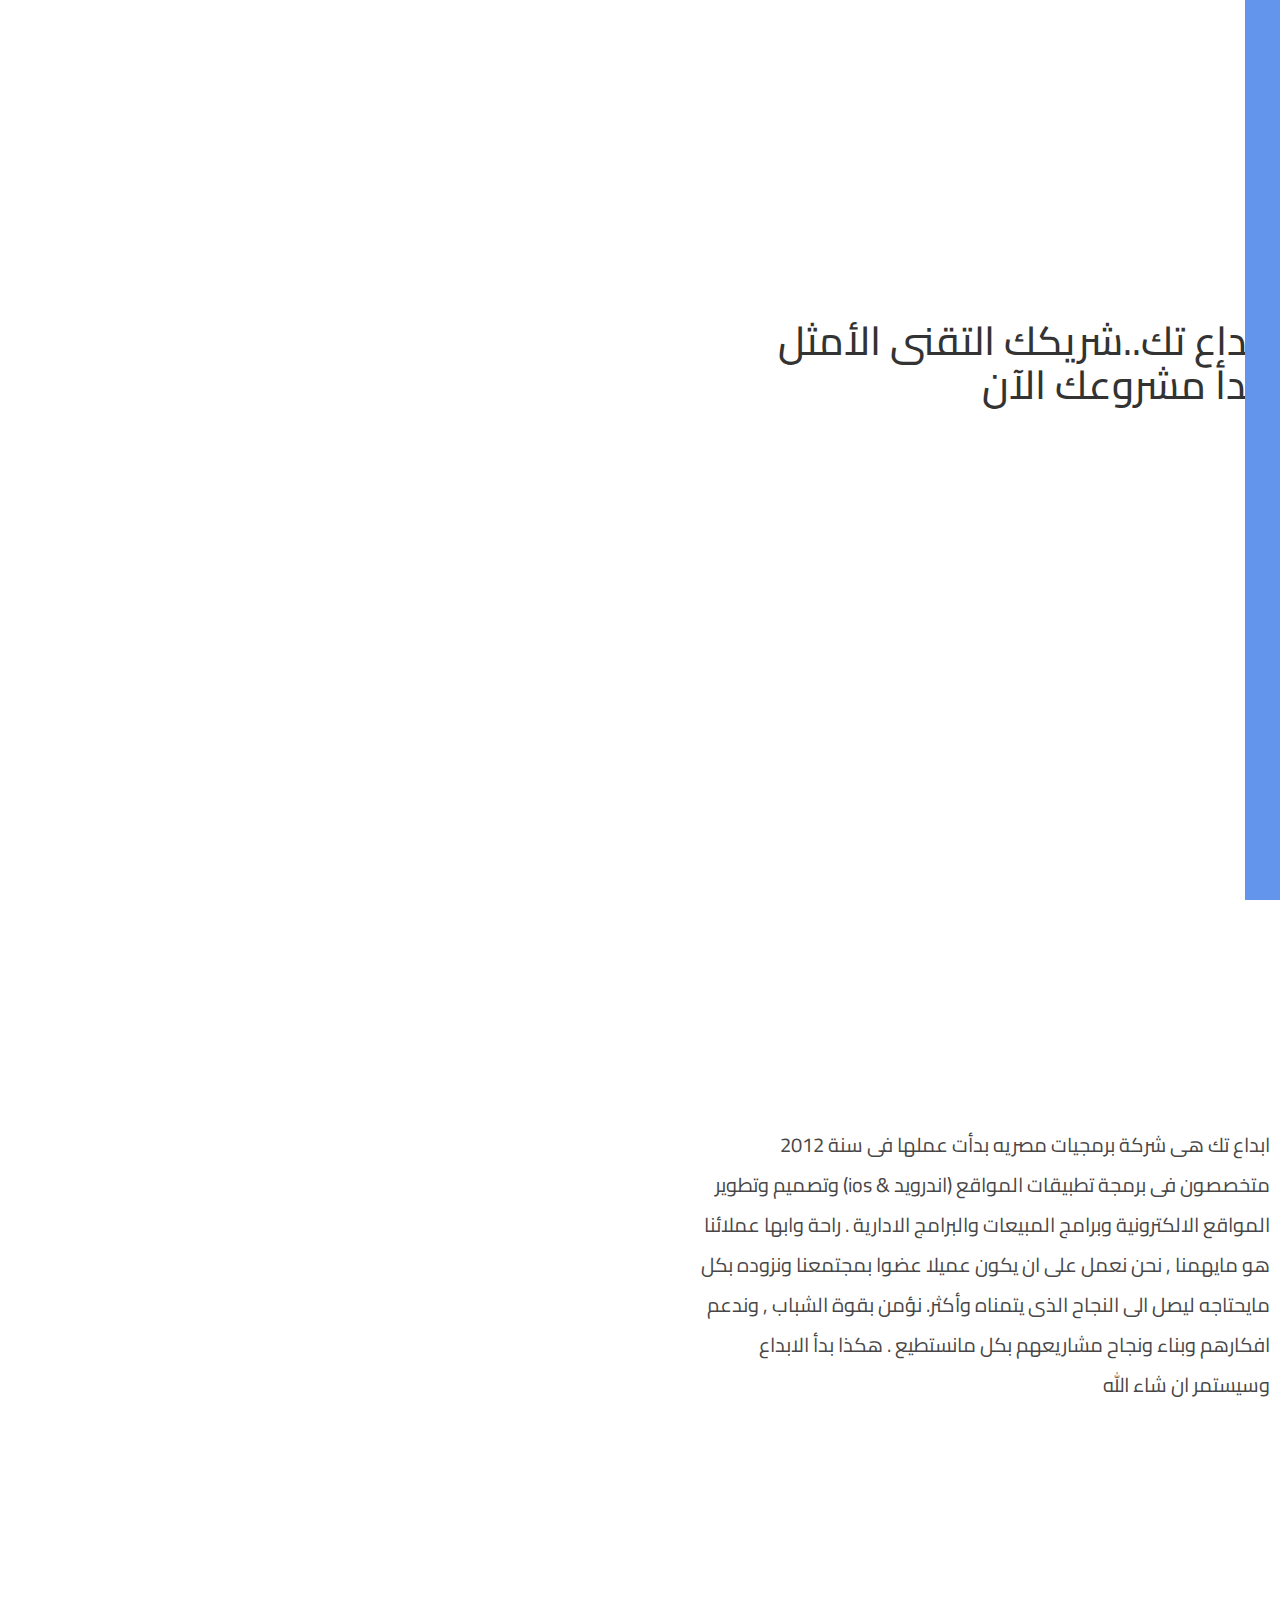
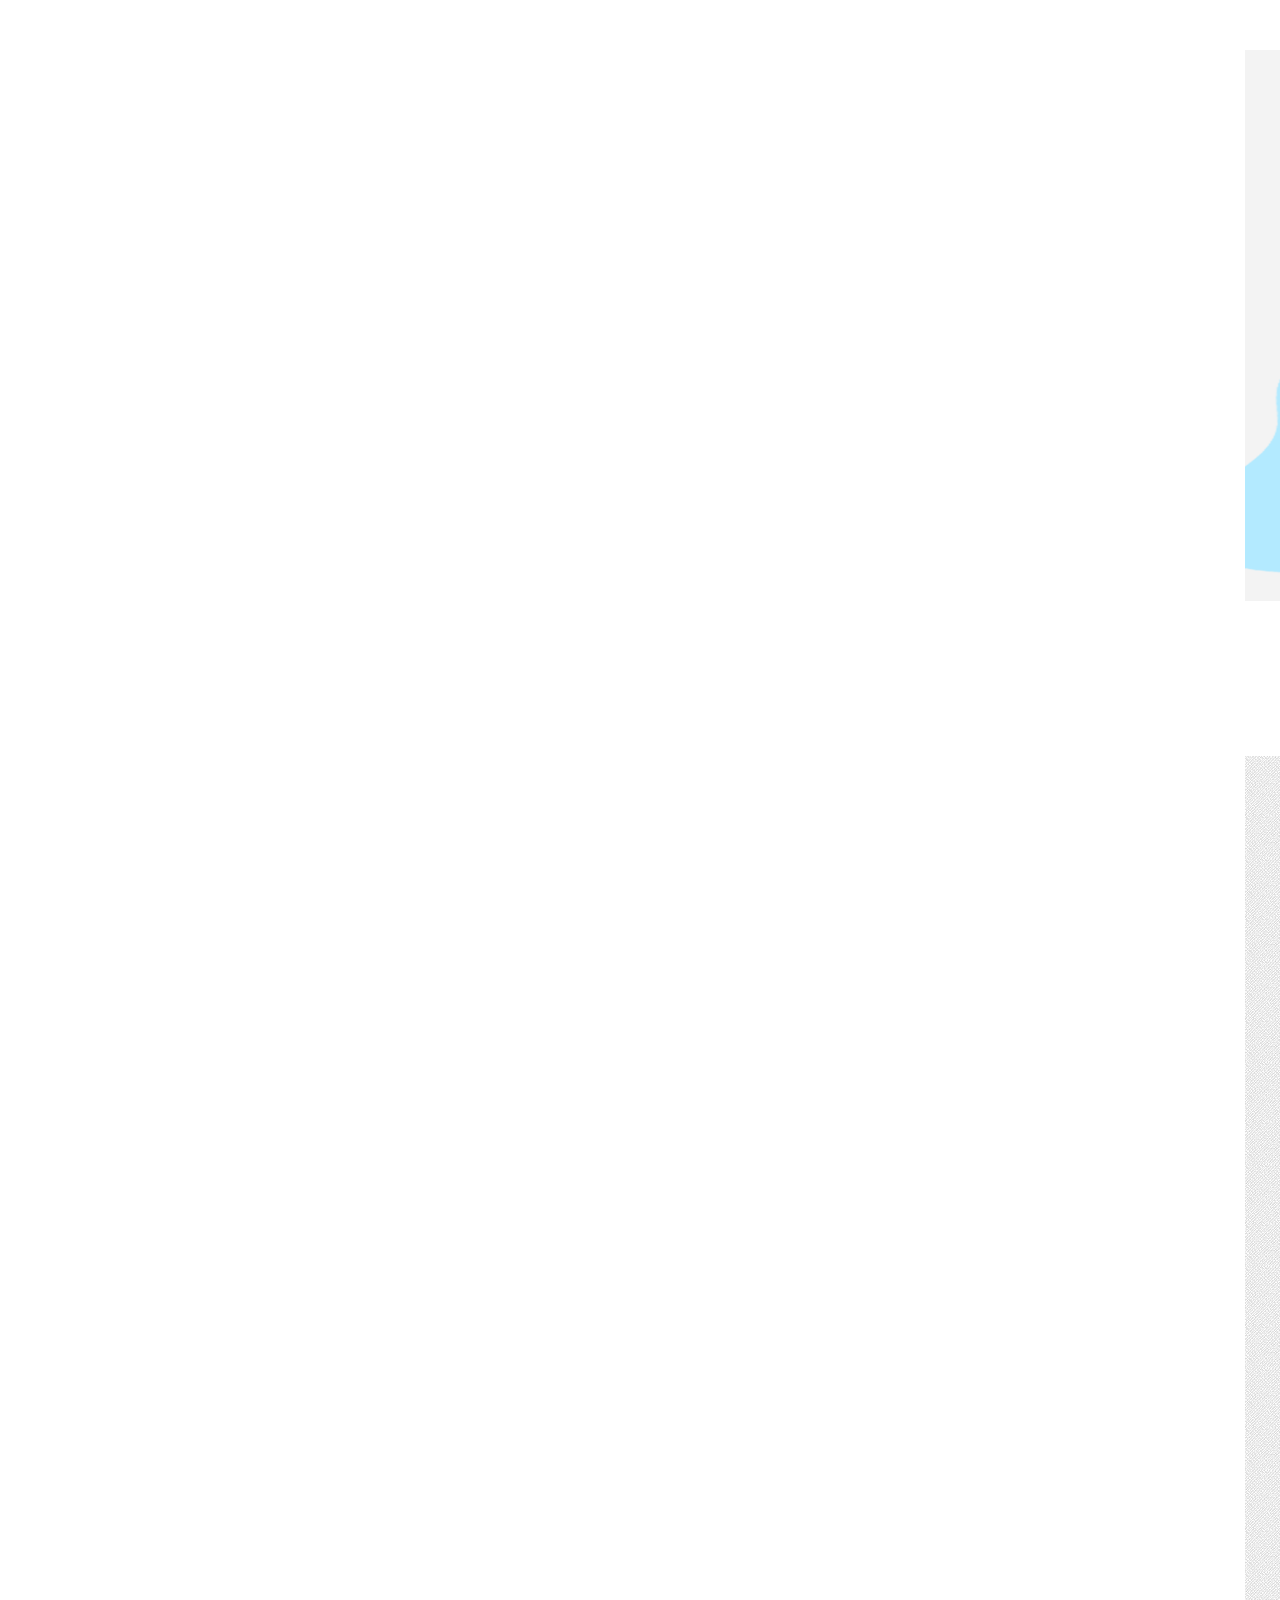
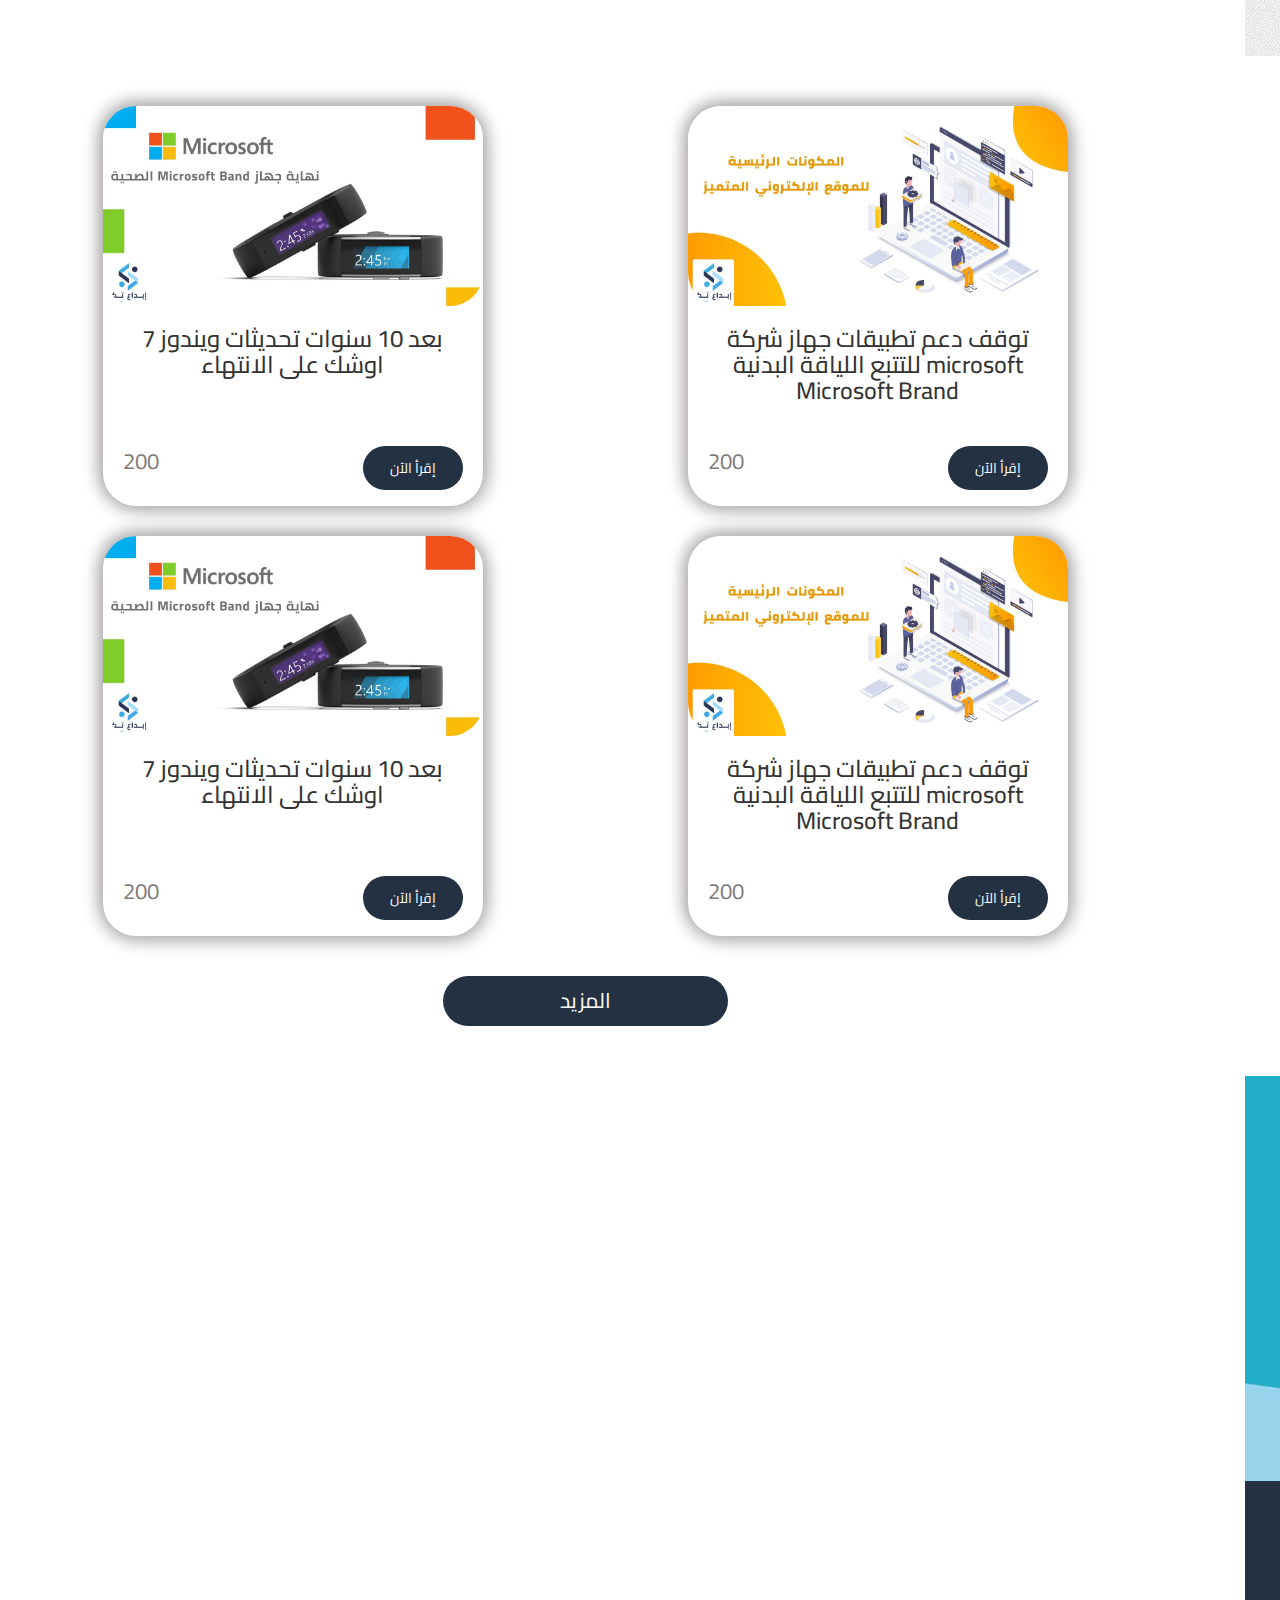
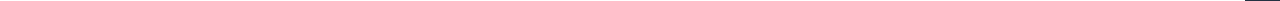
<file: ipda3/index.html>
<!DOCTYPE html>
<html>
    <head>
        <meta charset="utf-8">
        <link rel="stylesheet" type="text/css" href="./css/bootstrap.css">
     <link rel="stylesheet" type="text/css" href="./css/bootstrap-rtl.css">
  
     <link rel="stylesheet" href="https://use.fontawesome.com/releases/v5.8.2/css/all.css" integrity="sha384-oS3vJWv+0UjzBfQzYUhtDYW+Pj2yciDJxpsK1OYPAYjqT085Qq/1cq5FLXAZQ7Ay" crossorigin="anonymous">
     <script type="text/javascript" src="./js/html5shiv.js"></script>
    <link rel="stylesheet" type="text/css" href="./css/myStyle.css">
       
        <link rel="stylesheet" href="https://fonts.googleapis.com/css?family=Cairo&display=swap" >
        
    </head>
    
    <body>
         <!-- loading screen -->
        <div class="loading-screen" >
            <div class="container ">
                
                <div class="loading-icons center-block">
                    <ul class="list-unstyled ">
                        <li class="circle1"><i class="fas fa-circle "></i></li>
                        <li class="circle2"><i class="fas fa-circle"></i></li>
                        <li class="circle3"><i class="fas fa-circle"></i></li>
                        <li class="circle4"><i class="fas fa-circle"></i></li>
                    </ul>
                </div>
                
            </div>
        </div>
        
       <!-- scroll to top button -->
          <button class="btn scroll-to-top"><i class="fas fa-arrow-circle-up"></i></button>
        
        <!-- start navbar -->
        <nav class="navbar navbar-default "  id="includeNavbar"></nav>
        <!-- end navbar -->
        
    
        <!-- start header -->
        
        <header>
            <div class="header-overlay">
            <img src="./images/imgs/header-side.jpg" class="header-side">
            </div>
            <div class="container">
                <div class="row">
                    <div class="col-md-6 " >
                        <div>
                            <img src="./images/imgs/header.png" class="header-img img-responsive">
                        </div>
                        
                    </div>
                     <div class="col-md-6 " >
                        <!-- <div class="header-head"> -->
                           <h1>إبداع تك..شريكك التقنى الأمثل لبدأ مشروعك الآن</h1>
                         <!--</div>-->
                    </div>
                </div>
            </div>
        </header> 
        <!-- end header -->
 <!--start about us section-->
        <section class="about-us">
            <div class="container">
                <h2 class="border-after text-center" >من نحن ؟</h2>
                <div class="row">
                    <div class="col-md-6">
                        <img src="./images/imgs/who-are-we.png" class="text-center about-us-img">
                    </div>
                    <div class="col-md-6">
                        <p class="about-us-desc">
                            ابداع تك هى شركة برمجيات مصريه بدأت عملها فى سنة 2012 متخصصون فى برمجة تطبيقات المواقع (اندرويد & ios)
                            وتصميم وتطوير المواقع الالكترونية وبرامج المبيعات والبرامج الادارية . راحة وابها عملائنا هو مايهمنا , نحن نعمل على ان يكون عميلا عضوا بمجتمعنا ونزوده بكل مايحتاجه ليصل الى النجاح الذى يتمناه وأكثر. نؤمن بقوة الشباب , وندعم افكارهم وبناء ونجاح مشاريعهم بكل مانستطيع . هكذا بدأ الابداع وسيستمر ان شاء الله 
                        </p>
                    </div>
                </div>
            </div>
        </section>
  <!--end about us section-->
        
                
<!--start we offer section-->
        <section class="we-offer">
            <h2 class="border-after text-center ">مانقدمه لكم</h2>
            <div class="we-offer-content">
                <div class="container text-center">
                    
                    <!-- carousel -->
                  
<div id="slide" class="carousel slide carousel-myclass " data-ride="carousel">
  
    <div class="row"> 
        <!-- Wrapper for slides -->
  <div class="carousel-inner" role="listbox">
      
          <div class="item active">
            
              <div class="col-md-4 ">
                  <div class="offer center-block">
                      <img src="./images/imgs/training.png"  class="img-responsive center-block">
                      <h3>التدريب</h3>
                      <p>Some quick example text to build on the card title and make up the bulk of the card's content.</p>
                  </div>
                </div>

              
              <div class="col-md-4">
                  <div class="offer center-block">
                    <img src="./images/imgs/social-markting.png"   class="img-responsive center-block">
                      <h3>التسويق الإلكترونى</h3>
                      <p>Some quick example text to build on the card title and make up the bulk of the card's content.</p>
                  </div>
              </div>
              
              <div class="col-md-4">
                  <div class="offer center-block">
                     <img src="./images/imgs/cashier.png"  class="img-responsive center-block">
                      <h3>البرامج المحاسبيه والإدارية</h3>
                      <p>Some quick example text to build on the card title and make up the bulk of the card's content.</p>
                  </div>
              </div>
              
      </div>
              
    <div class="item">
              
                  
              <div class="col-md-4">
                  <div class="offer center-block"> 
                      <img src="./images/imgs/server.png"  class="img-responsive center-block">
                      <h3>خدمات الإستضافة</h3>
                      <p>Some quick example text to build on the card title and make up the bulk of the card's content.</p>
                  </div>
                </div>

              
              <div class="col-md-4">
                  <div class="offer center-block">
                    <img src="./images/imgs/smartphone.png"   class="img-responsive center-block">
                      <h3>تصميم وبرمجة تطبيقات الموبايل</h3>
                      <p>Some quick example text to build on the card title and make up the bulk of the card's content.</p>
                  </div>
              </div>
              
              <div class="col-md-4">
                  <div class="offer center-block">
                     <img src="./images/imgs/design-one.png"  class="img-responsive center-block">
                      <h3>تصميم وبرمجة المواقع</h3>
                      <p>Some quick example text to build on the card title and make up the bulk of the card's content.</p>
                  </div>
              </div>
      </div>
      </div>
     
      
       
   </div>
    


  <!-- Controls -->
    <div class="center-block">
      <a class="left carousel-control" href="#slide" role="button" data-slide="prev">
        <span class="glyphicon glyphicon-chevron-left" aria-hidden="true"></span>
        <span class="sr-only">Previous</span>
      </a>
      <a class="right carousel-control" href="#slide" role="button" data-slide="next">
        <span class="glyphicon glyphicon-chevron-right" aria-hidden="true"></span>
        <span class="sr-only">Next</span>
      </a>
    </div>
</div>

                    
                    
                    
                </div><!--container -->
            </div><!-- content-->
        </section>
<!--end we offer section-->
        
        
<!--end our works section-->
        <section class="our-works">
            <h2 class="border-after text-center ">بعض أعمالنا</h2>
            <div class="our-works-content">
                <div class="container text-center">
                    <div class="row">
                        
                        
                        <div class="col-md-4">
                            <div class="work center-block">
                                <img src="./images/imgs/blood-bank.jpg"  class="img-responsive">
                                <h3>تطبيق بنك الدم</h3>
                                 <p class="workDesc" style="display: none;">
                                    مكن تحفيز المستخدمين من أجل كتابة مراجعة متكاملة عن التطبيق الخاص بك، وطرحها في قسم المراجعات بمتاجر التطبيقات التي قاموا بتحميله منها. كما أنّ هذه التعليقات والمراجعات تُعطي إشارات لمحركات البحث عمّا إذا كان هذا التطبيق مفضّل أو غير مفضل لدى الزبائن. سواء على متجر جوجل أو آبل ستجد أنّ التطبيقات تكون مصحوبة بالعديد من الصور الخاصة بها، والتي تعطي فكرة شاملة عن مميزات تطبيقك. فحاول أن تزود صفحة تطبيقك بالعديد من الصور التي تتعلق بالتطبيق، واحرص على اختيار أوّل صورة من التطبيق بعناية، ويجب أن تكون جذابة ومثيرة للاهتمام. فالصورة الأولي هي التي تظهر للجمهور المستهدف عندما يتصفحون صفحة التطبيق. وينصح أن تؤخذ هذه الصور من التطبيق نفسه وأن تكون مطابقة لما سيجده المستخدم عند تحميل التطبيق. يفضّل أن تكون الصور مرتبة حسب خطوات استعمال التطبيق أيضا بدءً من صفحة البداية إلى الصفحة الأخيرة. كما أنّ الاستمرار بتجديد هذه الصور مع التعديلات التي تسري على التطبيق يُعتبر عامل جيد
                                    
                                </p>
                            </div>
                        </div>
                        
                        <div class="col-md-4">
                            <div class="work center-block">
                                <img src="./images/imgs/mansor.jpg"  class="img-responsive">
                                <h3>تطبيق منصور للذبائن</h3>
                                 <p class="workDesc" style="display: none;">
                                    مكن تحفيز المستخدمين من أجل كتابة مراجعة متكاملة عن التطبيق الخاص بك، وطرحها في قسم المراجعات بمتاجر التطبيقات التي قاموا بتحميله منها. كما أنّ هذه التعليقات والمراجعات تُعطي إشارات لمحركات البحث عمّا إذا كان هذا التطبيق مفضّل أو غير مفضل لدى الزبائن. سواء على متجر جوجل أو آبل ستجد أنّ التطبيقات تكون مصحوبة بالعديد من الصور الخاصة بها، والتي تعطي فكرة شاملة عن مميزات تطبيقك. فحاول أن تزود صفحة تطبيقك بالعديد من الصور التي تتعلق بالتطبيق، واحرص على اختيار أوّل صورة من التطبيق بعناية، ويجب أن تكون جذابة ومثيرة للاهتمام. فالصورة الأولي هي التي تظهر للجمهور المستهدف عندما يتصفحون صفحة التطبيق. وينصح أن تؤخذ هذه الصور من التطبيق نفسه وأن تكون مطابقة لما سيجده المستخدم عند تحميل التطبيق. يفضّل أن تكون الصور مرتبة حسب خطوات استعمال التطبيق أيضا بدءً من صفحة البداية إلى الصفحة الأخيرة. كما أنّ الاستمرار بتجديد هذه الصور مع التعديلات التي تسري على التطبيق يُعتبر عامل جيد
                                    
                                </p>
                            </div>
                        </div>
                        
                        <div class="col-md-4">
                            <div class="work center-block">
                                <img src="./images/imgs/elnesr-mockup.jpg"  class="img-responsive">
                                <h3>موقع النسر</h3>
                                 <p class="workDesc" style="display: none;">
                                    مكن تحفيز المستخدمين من أجل كتابة مراجعة متكاملة عن التطبيق الخاص بك، وطرحها في قسم المراجعات بمتاجر التطبيقات التي قاموا بتحميله منها. كما أنّ هذه التعليقات والمراجعات تُعطي إشارات لمحركات البحث عمّا إذا كان هذا التطبيق مفضّل أو غير مفضل لدى الزبائن. سواء على متجر جوجل أو آبل ستجد أنّ التطبيقات تكون مصحوبة بالعديد من الصور الخاصة بها، والتي تعطي فكرة شاملة عن مميزات تطبيقك. فحاول أن تزود صفحة تطبيقك بالعديد من الصور التي تتعلق بالتطبيق، واحرص على اختيار أوّل صورة من التطبيق بعناية، ويجب أن تكون جذابة ومثيرة للاهتمام. فالصورة الأولي هي التي تظهر للجمهور المستهدف عندما يتصفحون صفحة التطبيق. وينصح أن تؤخذ هذه الصور من التطبيق نفسه وأن تكون مطابقة لما سيجده المستخدم عند تحميل التطبيق. يفضّل أن تكون الصور مرتبة حسب خطوات استعمال التطبيق أيضا بدءً من صفحة البداية إلى الصفحة الأخيرة. كما أنّ الاستمرار بتجديد هذه الصور مع التعديلات التي تسري على التطبيق يُعتبر عامل جيد
                                    
                                </p>
                            </div>
                        </div>
                        
                        <div class="col-md-4">
                            <div class="work center-block">
                                <img src="./images/imgs/smart.jpg"  class="img-responsive">
                                <h3>تطبيق اكتشفنى</h3>
                                 <p class="workDesc" style="display: none;">
                                    مكن تحفيز المستخدمين من أجل كتابة مراجعة متكاملة عن التطبيق الخاص بك، وطرحها في قسم المراجعات بمتاجر التطبيقات التي قاموا بتحميله منها. كما أنّ هذه التعليقات والمراجعات تُعطي إشارات لمحركات البحث عمّا إذا كان هذا التطبيق مفضّل أو غير مفضل لدى الزبائن. سواء على متجر جوجل أو آبل ستجد أنّ التطبيقات تكون مصحوبة بالعديد من الصور الخاصة بها، والتي تعطي فكرة شاملة عن مميزات تطبيقك. فحاول أن تزود صفحة تطبيقك بالعديد من الصور التي تتعلق بالتطبيق، واحرص على اختيار أوّل صورة من التطبيق بعناية، ويجب أن تكون جذابة ومثيرة للاهتمام. فالصورة الأولي هي التي تظهر للجمهور المستهدف عندما يتصفحون صفحة التطبيق. وينصح أن تؤخذ هذه الصور من التطبيق نفسه وأن تكون مطابقة لما سيجده المستخدم عند تحميل التطبيق. يفضّل أن تكون الصور مرتبة حسب خطوات استعمال التطبيق أيضا بدءً من صفحة البداية إلى الصفحة الأخيرة. كما أنّ الاستمرار بتجديد هذه الصور مع التعديلات التي تسري على التطبيق يُعتبر عامل جيد
                                    
                                </p>
                            </div>
                        </div>
                        
                        <div class="col-md-4">
                            <div class="work center-block">
                                <img src="./images/imgs/3dl.jpg"  class="img-responsive">
                                <h3>تطبيق سوشى</h3>
                                 <p class="workDesc" style="display: none;">
                                    مكن تحفيز المستخدمين من أجل كتابة مراجعة متكاملة عن التطبيق الخاص بك، وطرحها في قسم المراجعات بمتاجر التطبيقات التي قاموا بتحميله منها. كما أنّ هذه التعليقات والمراجعات تُعطي إشارات لمحركات البحث عمّا إذا كان هذا التطبيق مفضّل أو غير مفضل لدى الزبائن. سواء على متجر جوجل أو آبل ستجد أنّ التطبيقات تكون مصحوبة بالعديد من الصور الخاصة بها، والتي تعطي فكرة شاملة عن مميزات تطبيقك. فحاول أن تزود صفحة تطبيقك بالعديد من الصور التي تتعلق بالتطبيق، واحرص على اختيار أوّل صورة من التطبيق بعناية، ويجب أن تكون جذابة ومثيرة للاهتمام. فالصورة الأولي هي التي تظهر للجمهور المستهدف عندما يتصفحون صفحة التطبيق. وينصح أن تؤخذ هذه الصور من التطبيق نفسه وأن تكون مطابقة لما سيجده المستخدم عند تحميل التطبيق. يفضّل أن تكون الصور مرتبة حسب خطوات استعمال التطبيق أيضا بدءً من صفحة البداية إلى الصفحة الأخيرة. كما أنّ الاستمرار بتجديد هذه الصور مع التعديلات التي تسري على التطبيق يُعتبر عامل جيد
                                    
                                </p>
                            </div>
                        </div>
                        
                        <div class="col-md-4">
                            <div class="work center-block">
                                <img src="./images/imgs/one-preview.jpg"  class="img-responsive">
                                <h3>تطبيق وان</h3>
                                 <p class="workDesc" style="display: none;">
                                    مكن تحفيز المستخدمين من أجل كتابة مراجعة متكاملة عن التطبيق الخاص بك، وطرحها في قسم المراجعات بمتاجر التطبيقات التي قاموا بتحميله منها. كما أنّ هذه التعليقات والمراجعات تُعطي إشارات لمحركات البحث عمّا إذا كان هذا التطبيق مفضّل أو غير مفضل لدى الزبائن. سواء على متجر جوجل أو آبل ستجد أنّ التطبيقات تكون مصحوبة بالعديد من الصور الخاصة بها، والتي تعطي فكرة شاملة عن مميزات تطبيقك. فحاول أن تزود صفحة تطبيقك بالعديد من الصور التي تتعلق بالتطبيق، واحرص على اختيار أوّل صورة من التطبيق بعناية، ويجب أن تكون جذابة ومثيرة للاهتمام. فالصورة الأولي هي التي تظهر للجمهور المستهدف عندما يتصفحون صفحة التطبيق. وينصح أن تؤخذ هذه الصور من التطبيق نفسه وأن تكون مطابقة لما سيجده المستخدم عند تحميل التطبيق. يفضّل أن تكون الصور مرتبة حسب خطوات استعمال التطبيق أيضا بدءً من صفحة البداية إلى الصفحة الأخيرة. كما أنّ الاستمرار بتجديد هذه الصور مع التعديلات التي تسري على التطبيق يُعتبر عامل جيد
                                    
                                </p>
                            </div>
                        </div>
                        
                    </div> <!-- row -->
                    <a href="showAllWorks.html"><button class="btn center-block">شاهد كل أعمالنا</button></a>
                    
                </div><!--container -->
            </div><!-- content-->
        </section>
<!--end our works section-->
        
<!-- start articles -->
        <section class="articles-section">
            <div class="container ">
            
                
                <div class="row">
                    
                    
                    <div class="col-md-6">
                        <div class="article center-block">
                            <img src="./images/imgs/web.jpg"  class="img-responsive">
                            <div class="ar-content">
                                <div class="article-title-desc">
                                <h3 class="text-center">توقف دعم تطبيقات جهاز شركة microsoft للتتبع اللياقة البدنية Microsoft Brand</h3>
                                   <p class="article-details">
                                       أعلنت مايكروسوفت أنها تخطط لقتل تطبيقات وخدمات جهازها القابل للارتداء “مايكروسوفت باند” Microsoft Band بحلول تاريخ 31 مايو/أيار، وذلك بعد أن توقفت عملاقة البرمجيات بالفعل عن تصنيع الجهاز المخصص لتتبع اللياقة البدنية والتمارين الرياضية منذ أكثر من عامين، أي في أواخر عام 2016.

                                        وأبقت الشركة التطبيقات تعمل لدعم المستخدمين الحاليين، إذ تمكن المستخدمون من الاستمرار في استعمال الجهاز خلال الأشهر التالية، لكن يبدو أن الأمور قد تغيرت الآن.

                                        وتتجه الشركة مع إيقاف تشغيل تطبيق Microsoft Health السحابي لتخزين بيانات الصحية واللياقة البدنية إلى إنهاء الخدمات والتطبيقات، والتي من المفترض أن يتم إزالتها من متجر مايكروسوفت وجوجل بلاي Google Play ومتجر آب ستور App Store.

                                        ويمكن لمالكي Microsoft Band الحاليين تصدير بياناتهم قبل هذا التاريخ لحفظها للاستخدام مع منصة مختلفة، على أن يتم حذف أي بيانات مخزنة ضمن تطبيق Health في 31 مايو/أيار، فيما تتوقف الخدمات السحابية عن العمل في شهر يونيو/حزيران.

                                        ويجب أن يظل مستخدمو Band قادرين على استخدام الجهاز القابل للارتداء لتسجيل بيانات الأنشطة اليومية، مثل الجري والمشي لمسافات طويلة، بالإضافة إلى المعلومات الصحية مثل معدل ضربات القلب والخطوات.
                                  </p>
                               </div>
                                <button class="btn pull-right show-article-button">إقرأ الآن</button>
                                <span class="pull-left">200<i class="fas fa-eye"></i></span>
                            </div>
                        </div>
                    </div>
                    
                    <div class="col-md-6">
                        <div class="article center-block">
                            <img src="./images/imgs/MICROsoft.jpg"  class="img-responsive">
                            <div class="ar-content">
                                <div class="article-title-desc">
                                <h3 class="text-center">بعد  10  سنوات تحديثات ويندوز 7 اوشك على الانتهاء</h3>
                                <p class="article-details">
                                    أطلقت شركة مايكروسوفت تحديثًا جديدًا لمستخدمي نظام التشغيل ويندوز 7 الهدف منه تحذيرهم من أن التحديثات الأمنية أوشكت على النهاية، وذلك حرصًا على سلامتهم ودعوة إلى الترقية إلى نظام ويندوز 10 الأحدث.

                                    وبدأت مايكروسوفت إطلاق التحديث يوم الأربعاء وتضمن تحذيرًا للمستخدمين من الموعد النهائي الوشيك، 14 كانون الثاني/يناير 2020، وهو التاريخ الذي لن تقوم شركة البرمجيات الأمريكية بعده بإطلاق تحديثات لإصلاح الأخطاء والثغرات الأمنية. ويأتي الموعد النهائي بعد نحو 10 سنوات من ظهور ويندوز 7 لأول مرة في عام 2009.

                                    وجاء في الرسالة التي تظهر بعد التحديث الجديد عبارة: “بعد 10 سنوات، أوشك الدعم لويندوز 7 على النهاية”. ثم كتبت الشركة أن 14 كانون الثاني/يناير 2020 سيكون اليوم الأخير الذي توفر فيه مايكروسوفت تحديثات أمنية ودعم فني للحواسيب العاملة بنظام ويندوز 7. وأضافت: “نحن ندرك أن التغيير قد يكون صعبًا، لذا استبقنا الأمر في التواصل معكم لأخذ نسخة احتياطية عن ملفاتهم والاستعداد للتالي”.

                                    وكانت شركة مايكروسوفت قد حددت الموعد النهائي لإيقاف الدعم الأمني لنظام ويندوز 7 منتصف شهر كانون الثاني/يناير الماضي، وقالت وقتئذ: “لا بد أن تنتهي جميع الأشياء الجميلة حتى ويندوز 7. بعد 14 كانون الثاني/يناير 2020، لن توفر مايكروسوفت تحديثات الأمان أو الدعم لأجهزة الحاسب التي تعمل بنظام التشغيل ويندوز 7”. وأضافت: “ولكن 
                                </p>
                               </div>
                                <button class="btn pull-right show-article-button">إقرأ الآن</button>
                                <span class="pull-left">200<i class="fas fa-eye"></i></span>
                            </div>
                        </div>
                    </div>
                    
                     <div class="col-md-6">
                        <div class="article center-block">
                            <img src="./images/imgs/web.jpg"  class="img-responsive">
                            <div class="ar-content">
                                <div class="article-title-desc">
                                <h3 class="text-center">توقف دعم تطبيقات جهاز شركة microsoft للتتبع اللياقة البدنية Microsoft Brand</h3>
                                   <p class="article-details">
                                       أعلنت مايكروسوفت أنها تخطط لقتل تطبيقات وخدمات جهازها القابل للارتداء “مايكروسوفت باند” Microsoft Band بحلول تاريخ 31 مايو/أيار، وذلك بعد أن توقفت عملاقة البرمجيات بالفعل عن تصنيع الجهاز المخصص لتتبع اللياقة البدنية والتمارين الرياضية منذ أكثر من عامين، أي في أواخر عام 2016.

                                        وأبقت الشركة التطبيقات تعمل لدعم المستخدمين الحاليين، إذ تمكن المستخدمون من الاستمرار في استعمال الجهاز خلال الأشهر التالية، لكن يبدو أن الأمور قد تغيرت الآن.

                                        وتتجه الشركة مع إيقاف تشغيل تطبيق Microsoft Health السحابي لتخزين بيانات الصحية واللياقة البدنية إلى إنهاء الخدمات والتطبيقات، والتي من المفترض أن يتم إزالتها من متجر مايكروسوفت وجوجل بلاي Google Play ومتجر آب ستور App Store.

                                        ويمكن لمالكي Microsoft Band الحاليين تصدير بياناتهم قبل هذا التاريخ لحفظها للاستخدام مع منصة مختلفة، على أن يتم حذف أي بيانات مخزنة ضمن تطبيق Health في 31 مايو/أيار، فيما تتوقف الخدمات السحابية عن العمل في شهر يونيو/حزيران.

                                        ويجب أن يظل مستخدمو Band قادرين على استخدام الجهاز القابل للارتداء لتسجيل بيانات الأنشطة اليومية، مثل الجري والمشي لمسافات طويلة، بالإضافة إلى المعلومات الصحية مثل معدل ضربات القلب والخطوات.
                                  </p>
                               </div>
                                <button class="btn pull-right show-article-button">إقرأ الآن</button>
                                <span class="pull-left">200<i class="fas fa-eye"></i></span>
                            </div>
                        </div>
                    </div>
                    
                    <div class="col-md-6">
                        <div class="article center-block">
                            <img src="./images/imgs/MICROsoft.jpg"  class="img-responsive">
                            <div class="ar-content">
                                <div class="article-title-desc">
                                <h3 class="text-center">بعد  10  سنوات تحديثات ويندوز 7 اوشك على الانتهاء</h3>
                                <p class="article-details">
                                    أطلقت شركة مايكروسوفت تحديثًا جديدًا لمستخدمي نظام التشغيل ويندوز 7 الهدف منه تحذيرهم من أن التحديثات الأمنية أوشكت على النهاية، وذلك حرصًا على سلامتهم ودعوة إلى الترقية إلى نظام ويندوز 10 الأحدث.

                                    وبدأت مايكروسوفت إطلاق التحديث يوم الأربعاء وتضمن تحذيرًا للمستخدمين من الموعد النهائي الوشيك، 14 كانون الثاني/يناير 2020، وهو التاريخ الذي لن تقوم شركة البرمجيات الأمريكية بعده بإطلاق تحديثات لإصلاح الأخطاء والثغرات الأمنية. ويأتي الموعد النهائي بعد نحو 10 سنوات من ظهور ويندوز 7 لأول مرة في عام 2009.

                                    وجاء في الرسالة التي تظهر بعد التحديث الجديد عبارة: “بعد 10 سنوات، أوشك الدعم لويندوز 7 على النهاية”. ثم كتبت الشركة أن 14 كانون الثاني/يناير 2020 سيكون اليوم الأخير الذي توفر فيه مايكروسوفت تحديثات أمنية ودعم فني للحواسيب العاملة بنظام ويندوز 7. وأضافت: “نحن ندرك أن التغيير قد يكون صعبًا، لذا استبقنا الأمر في التواصل معكم لأخذ نسخة احتياطية عن ملفاتهم والاستعداد للتالي”.

                                    وكانت شركة مايكروسوفت قد حددت الموعد النهائي لإيقاف الدعم الأمني لنظام ويندوز 7 منتصف شهر كانون الثاني/يناير الماضي، وقالت وقتئذ: “لا بد أن تنتهي جميع الأشياء الجميلة حتى ويندوز 7. بعد 14 كانون الثاني/يناير 2020، لن توفر مايكروسوفت تحديثات الأمان أو الدعم لأجهزة الحاسب التي تعمل بنظام التشغيل ويندوز 7”. وأضافت: “ولكن 
                                </p>
                               </div>
                                <button class="btn pull-right show-article-button">إقرأ الآن</button>
                                <span class="pull-left">200<i class="fas fa-eye"></i></span>
                            </div>
                        </div>
                    </div>
                    
                    
                    
                </div>
                <a href="AllArticlesShow.html"><button class="btn center-block other-articles-button">المزيد  </button></a>
                
            </div> 
        </section>
        
<!-- end articles -->        
        
<!-- start customers section -->
<section class="customers-section">
<div class="container text-center">
                                    
                    <!-- carousel -->
                  
<div id="slide2" class="carousel slide carousel-myclass " data-ride="carousel">
  
    <div class="row"> 
        <!-- Wrapper for slides -->
  <div class="carousel-inner" role="listbox">
      
          <div class="item active">
            
              <div class="col-md-3">
                  <div class="customer">
                      <img src="./images/imgs/smart.png"  class="img-responsive  center-block"> 
                  </div>
              </div>

              
              <div class="col-md-3">
                  <div class="customer">
                      <img src="./images/imgs/one.png"  class="img-responsive  center-block"> 
                  </div>
              </div>
              
              <div class="col-md-3">
                  <div class="customer">
                      <img src="./images/imgs/elnesr.png"  class="img-responsive  center-block"> 
                  </div>
              </div>
              
              <div class="col-md-3">
                  <div class="customer">
                      <img src="./images/imgs/dokan.png"  class="img-responsive  center-block"> 
                  </div>
              </div>
              
      </div>
      
              
          <div class="item">
                    
              <div class="col-md-3">
                  <div class="customer ">
                      <img src="./images/imgs/gelato.png"  class="img-responsive center-block"> 
                  </div>
              </div>

              
              <div class="col-md-3">
                  <div class="customer ">
                      <img src="./images/imgs/wow.png"  class="img-responsive center-block"> 
                  </div>
              </div>
              
              <div class="col-md-3">
                  <div class="customer ">
                      <img src="./images/imgs/rawaqq.png"  class="img-responsive center-block"> 
                  </div>
              </div>
              
              <div class="col-md-3">
                  <div class="customer">
                      <img src="./images/imgs/dokan.png" class="img-responsive center-block"> 
                  </div>
              </div>
      </div>
      </div>
     
      
       
   </div>
    


  <!-- Controls -->
    <div class="center-block">
      <a class="left carousel-control" href="#slide2" role="button" data-slide="prev">
        <span class="glyphicon glyphicon-chevron-left" aria-hidden="true"></span>
        <span class="sr-only">Previous</span>
      </a>
      <a class="right carousel-control" href="#slide2" role="button" data-slide="next">
        <span class="glyphicon glyphicon-chevron-right" aria-hidden="true"></span>
        <span class="sr-only">Next</span>
      </a>
    </div>
    
</div>

       
            </div>
        </section>
<!-- end customers section --> 
      
<!-- start footer --> 
        <footer id="includeFooter">

        </footer>
<!-- end footer -->   
       
         <!-- scripts -->
 <script
  src="https://code.jquery.com/jquery-3.4.1.min.js"
  integrity="sha256-CSXorXvZcTkaix6Yvo6HppcZGetbYMGWSFlBw8HfCJo="
  crossorigin="anonymous"></script>
<script type="text/javascript" src="./js/bootstrap.min.js"></script>
<script type="text/javascript" src="./js/jquery.nicescroll.min.js"></script>
<script type="text/javascript" src="./js/myJQuery.js"></script>
    
</body>
<html>
</file>
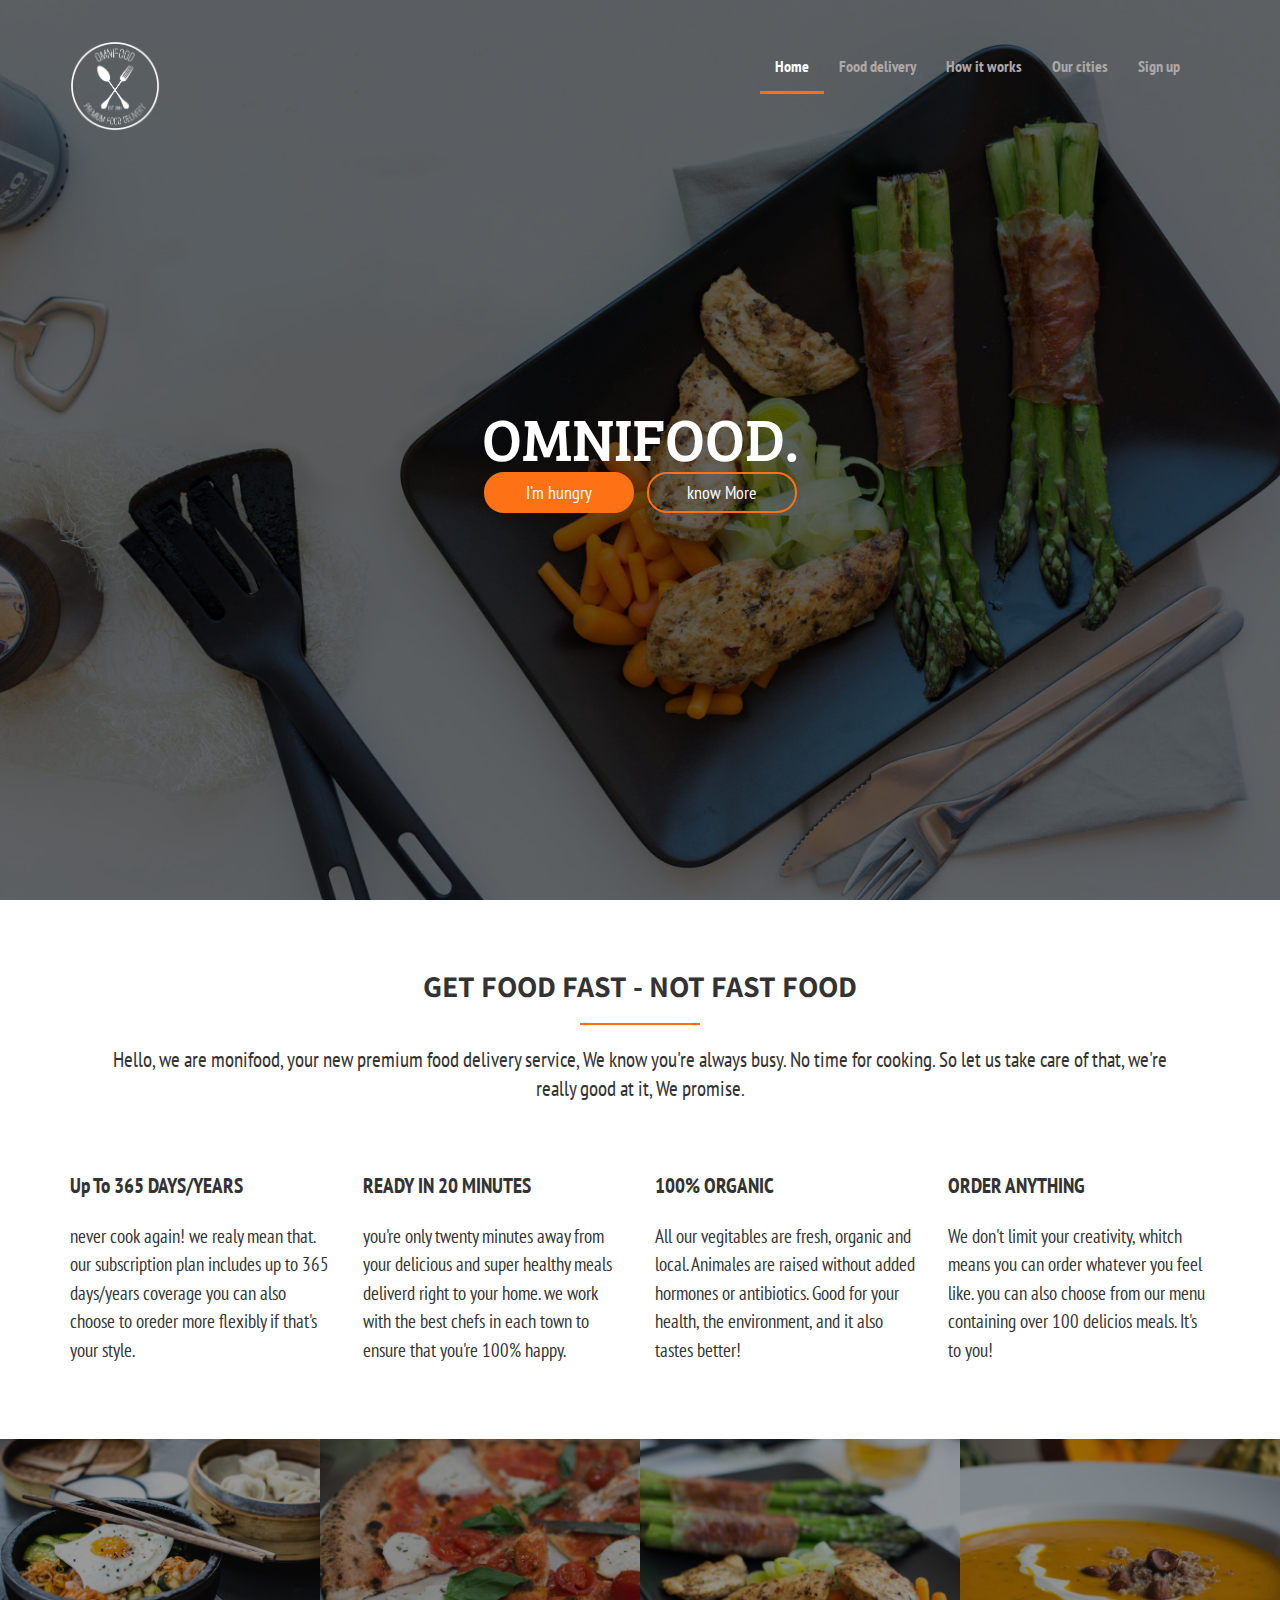
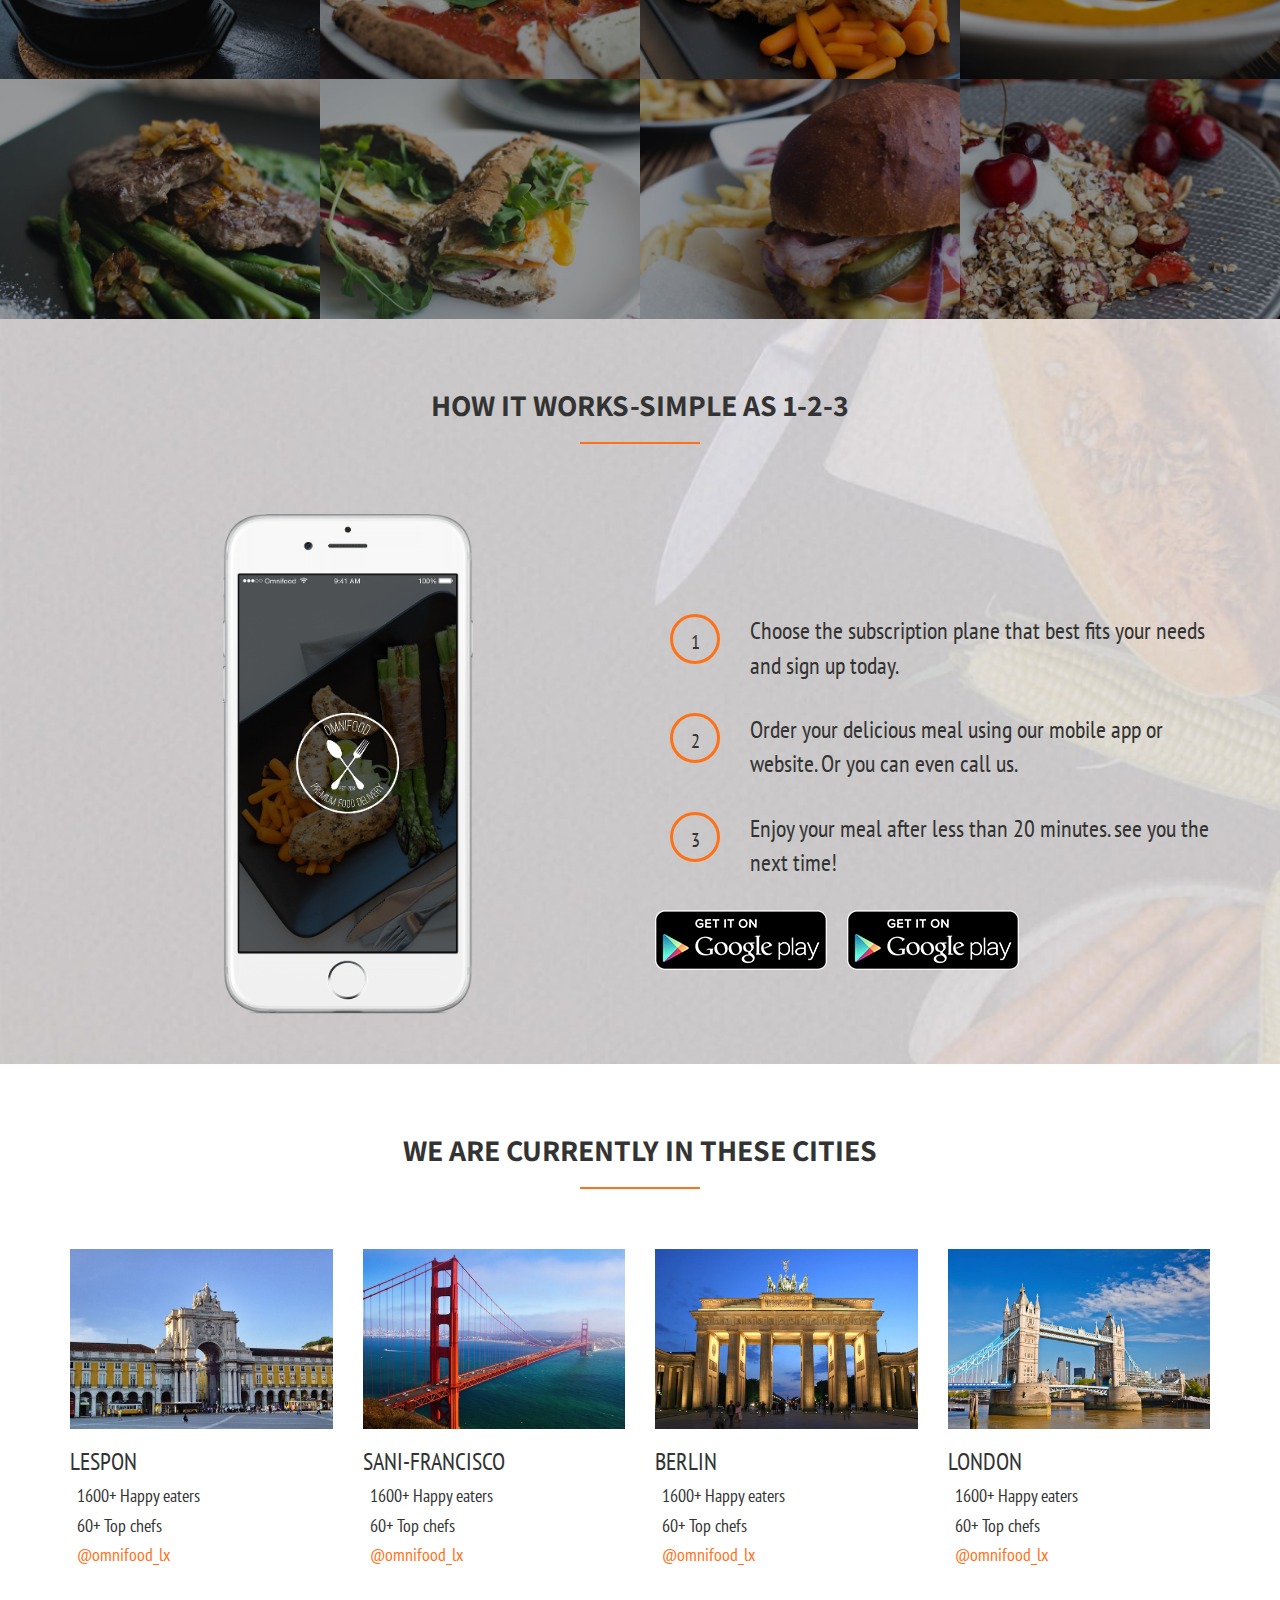
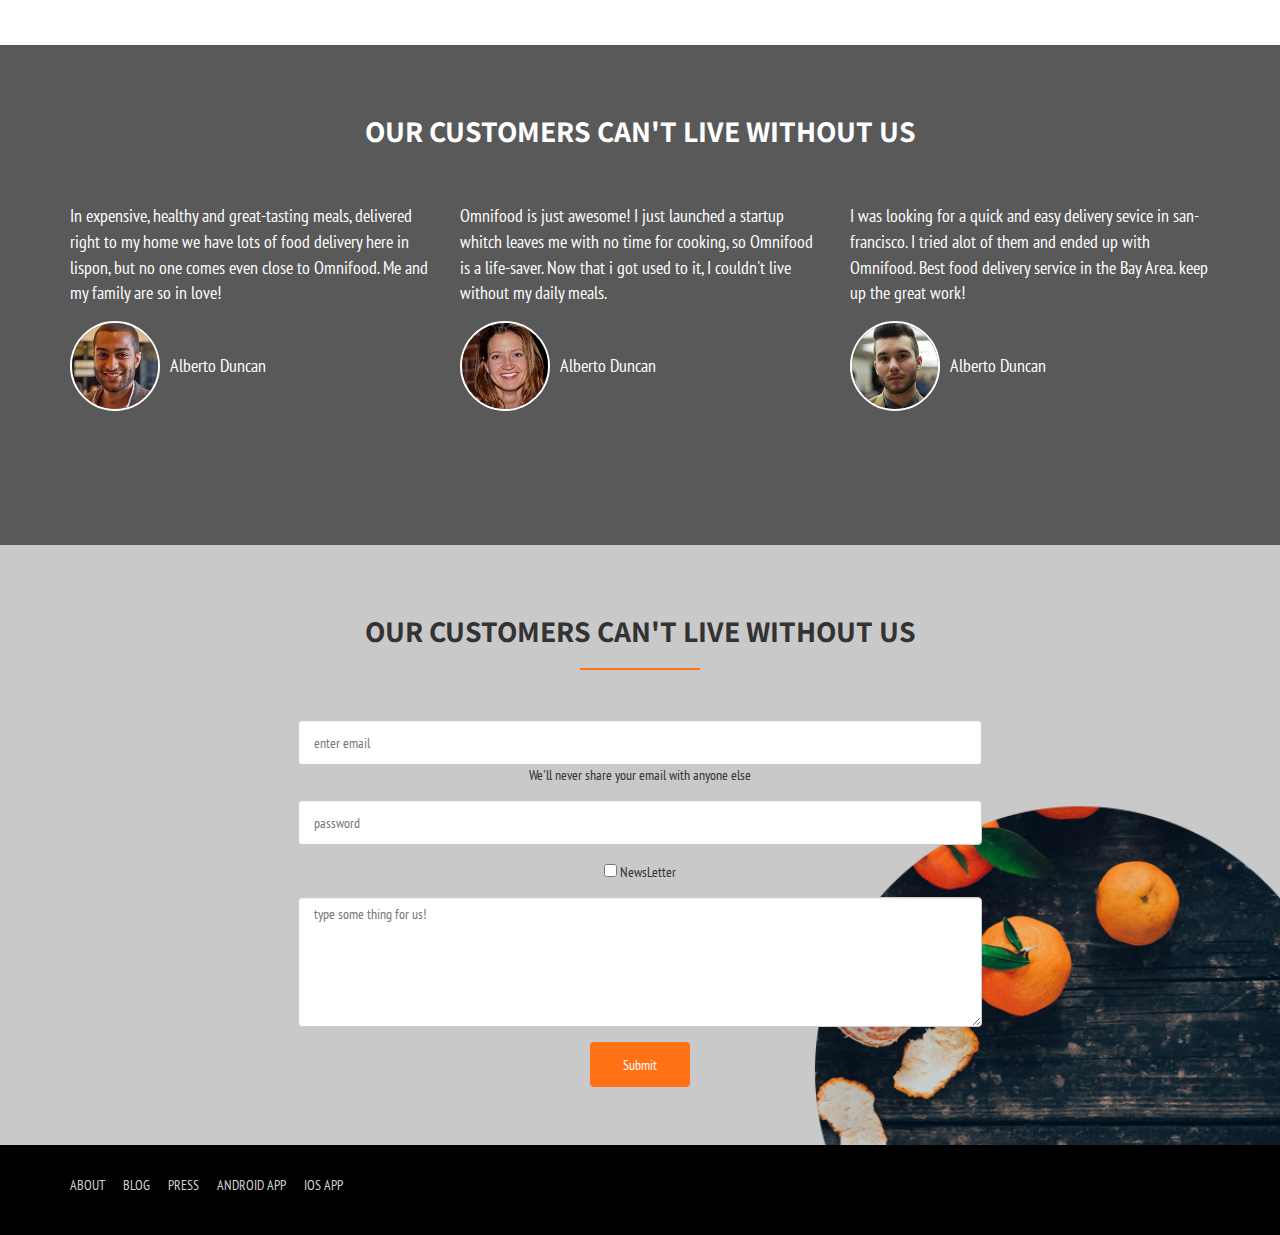
<file: OMNIFOOD/index.html>
<!DOCTYPE html>
<html>
<head>
     <meta charset="utf-8">
     <meta http-equiv="X-UA-Compatible" content="IE=edge">
     <meta name="viewport" content="width=device-width, initial-scale=1">
     <title></title>
 
	 <link rel="stylesheet" type="text/css" href="./css/bootstrap.css">
    <link rel="stylesheet" href="https://use.fontawesome.com/releases/v5.8.2/css/all.css" integrity="sha384-oS3vJWv+0UjzBfQzYUhtDYW+Pj2yciDJxpsK1OYPAYjqT085Qq/1cq5FLXAZQ7Ay" crossorigin="anonymous">


	 <script type="text/javascript" src="./js/html5shiv.min.js"></script>
    <script type="text/javascript" src="./js/respond.min.js"></script>
    <link rel="stylesheet" type="text/css" href="./css/style.css">
    <link rel="stylesheet" href="https://fonts.googleapis.com/css?family=Roboto" > 
    <link rel="stylesheet" href="https://fonts.googleapis.com/css?family=Open+Sans">


    <link href="https://fonts.googleapis.com/css?family=Bree+Serif" rel="stylesheet">
    <link href="https://fonts.googleapis.com/css?family=PT+Sans+Narrow" rel="stylesheet">
    <link href="https://fonts.googleapis.com/css?family=Assistant" rel="stylesheet">

</head>
<body>
 
 <!-- start navbar -->

<nav class="navbar navbar-default">
  <div class="container">
    <!-- Brand and toggle get grouped for better mobile display -->
    <div class="navbar-header">
      <button type="button" class="navbar-toggle collapsed" data-toggle="collapse" data-target="#bs-example-navbar-collapse-1" aria-expanded="false">
        <span class="sr-only">Toggle navigation</span>
        <span class="icon-bar"></span>
        <span class="icon-bar"></span>
        <span class="icon-bar"></span>
      </button>
      <img src="./images/logo-white.png" class="logo navbar-left"/>
    </div>

    <!-- Collect the nav links, forms, and other content for toggling -->
    <div class="collapse navbar-collapse navbar-right" id="bs-example-navbar-collapse-1">
      <ul class="nav navbar-nav">
           <li class="active"><a href="#" data-class="home" data-scroll="home">Home<span class="sr-only">(current)</span></a></li>
           <li><a href="#" data-class="get-food"  data-scroll="get-food">Food delivery</a></li>
           <li><a href="#" data-class="how-it-work"  data-scroll="how-it-work">How it works</a></li>
           <li><a href="#" data-class="places-section"  data-scroll="places-section">Our cities</a></li>
           <li><a href="#" data-class="contact-us"  data-scroll="contact-us">Sign up</a></li>
      </ul>
    </div><!-- /.navbar-collapse -->



  </div><!-- /.container -->
</nav>

<!-- end navbar -->




<!-- start header -->
<header class="home  part" id="home" >
 
		<div class="header-overlay"></div>


		<div class="container text-center">
		    <div class="header-content">

				<h1 class="text-uppercase">omnifood.</h1>
				<p>Goodbye junk food. Hello super healthy meals</p>
				<button class="btn btnHungry">I'm hungry</button>
				<button class="btn btnKnow">know More</button>

			</div>
		</div>
	
</header>
<!-- End header -->

<section class="get-food part" id="get-food">
  <div class="container">
	<h2 class="text-center get-food-head  text-uppercase border-after">Get Food Fast - Not Fast Food </h2>
	<p class="text-center lead get-food-desc">Hello, we are monifood, your new premium food delivery service, We know you're always busy. No time for cooking. So let us take care of that, we're really good at it, We promise.  </p>
	<div class="row">

		<div class="col-md-3 col-sm-6">
			<div class="get-food-columns">
				<i class="fa fa-infinity fa-3x"></i>
				<h4>Up To 365 DAYS/YEARS</h4>
				<p>
					never cook again! we realy mean that. our subscription plan includes up to 365 days/years coverage you can also choose to oreder more flexibly if that's your style.
				</p>
			</div>
		</div>

		<div class="col-md-3 col-sm-6">
			<div class="get-food-columns">
				<i class="fa fa-clock fa-3x"></i>
				<h4>READY IN 20 MINUTES</h4>
				<p>
					you're only twenty minutes away from your delicious and super healthy meals deliverd right to your home. we work with the best chefs in each town to ensure that you're 100% happy.
				</p>
		    </div>
		</div>

		<div class="col-md-3 col-sm-6">
			<div class="get-food-columns" >
				<i class="fa fa-carrot fa-3x"></i>
				<h4>100% ORGANIC</h4>
				<p>
					All our vegitables are fresh, organic and local. Animales are raised without added hormones or antibiotics. Good for your health, the environment, and it also tastes better!
				</p>
			</div>
		</div>

		<div class="col-md-3 col-sm-6">
			<div class="get-food-columns">
				<i class="fa fa-shopping-cart fa-3x"></i>
				<h4>ORDER ANYTHING</h4>
				<p>
					We don't limit your creativity, whitch means you can order whatever you feel like. you can also choose from our menu containing over 100 delicios meals. It's to you!
				</p>
			</div>
		</div>

	</div><!-- row -->
</div><!-- container -->
</section>

<!-- start gallery section -->
 <div class="gallery-section">
	<div class="container-fluid">
      <div class="row">
 
			 <div class="col-md-3 col-sm-3 col-xs-6  column">
			 	<div class="img-div">
			 		<div class="img-div-overlay"></div>
                        <img src="./images/imgs/1.jpg" class="img-responsive">
                    
               </div>
			 </div>

			 <div class="col-md-3 col-sm-3 col-xs-6  column">
			 	<div class="img-div">
			 		<div class="img-div-overlay"></div>
					    <img src="./images/imgs/2.jpg"  class="img-responsive">
					
				 </div>	
			</div>

			<div class="col-md-3 col-sm-3 col-xs-6  column">
				<div class="img-div">
					<div class="img-div-overlay"></div>
					   <img src="./images/imgs/3.jpg" class="img-responsive">
					
				</div>	
			</div>

			<div class="col-md-3 col-sm-3 col-xs-6  column">
				<div class="img-div">
					<div class="img-div-overlay"></div>
					    <img src="./images/imgs/4.jpg" class="img-responsive">
					
			    </div>
			</div>

			<div class="col-md-3 col-sm-3 col-xs-6  column">
				<div class="img-div">
					<div class="img-div-overlay"></div>
					   <img src="./images/imgs/5.jpg" class="img-responsive">
					

				</div>	
			</div>

			 <div class="col-md-3 col-sm-3 col-xs-6  column">
			 	<div class="img-div">
			 	    <div class="img-div-overlay"> </div>
					   <img src="./images/imgs/6.jpg" class="img-responsive">
					
			    </div>		 
			</div>

			<div class="col-md-3 col-sm-3 col-xs-6  column">
				<div class="img-div">
					<div class="img-div-overlay"></div>
					    <img src="./images/imgs/7.jpg" class="img-responsive">
					
				</div>	
			</div>

			<div class="col-md-3 col-sm-3 col-xs-6 column">
				<div class="img-div">
					<div class="img-div-overlay"></div>
					    <img src="./images/imgs/8.jpg" class="img-responsive">
				
				</div>	
			</div>
     </div>
	</div>
</div> 
<!-- end gallery section -->

<!-- start how it works section -->
<section class="how-it-work part" id="how-it-work">
	<div class="container">
		<h2 class="text-center border-after text-uppercase">how it works-simple as 1-2-3</h2>
		<div class="row">


			<div class="col-md-6">
				<div class="text-center">
					<img src="./images/imgs/app-iPhone.png" class="how-it-work-img">
 				</div>
			</div>


			<div class="col-md-6">
				<div class="how-it-work-steps">
					<ul class="list-unstyled">
						  <span class="text-center pull-left">1</span>
							<li>
								<p>Choose the subscription plane that best fits your needs and sign up today.</p>
							</li>

							<span class="text-center pull-left">2</span>
							<li>
								<p>Order your delicious meal using our mobile app or website. Or you can even call us.</p>
							</li>

							<span class="text-center pull-left">3</span>
							<li>
								<p>Enjoy your meal after less than 20 minutes. see you the next time!</p></li>
				    </ul>
				</div>
          
                    <img src="./images/imgs/download-app-android.png" class="download-img">
                    <img src="./images/imgs/download-app-android.png" class="download-img">
			</div>


		</div>
	</div>
</section>

<!-- end how it works section -->

<!-- start places section -->

<section class="places-section part" id="places-section">
	<div class="container">
		<h2 class="text-center border-after text-uppercase">we are currently in these cities</h2>
		<div class="row">

			<div class="col-md-3 col-sm-6">
				<div class="lispon city">
					<img src="./images/imgs/lisbon-3.jpg" class="text-center img-responsive">
					<div class="city-desc">
					    <h3>LESPON</h3>
					    <h4><span><i class="fa fa-user"></i></span>1600+ Happy eaters</h4>
					    <h4><span><i class="fa fa-star"></i></span>60+ Top chefs </h4>
					    <h4><span><i class="fab fa-twitter"></i></span>@omnifood_lx</h4>
				    </div>
				</div>
				
			</div>

			<div class="col-md-3 col-sm-6">
				<div class="san-franciscp city">
					<img src="./images/imgs/san-francisco.jpg" class="text-center img-responsive">
					<div class="city-desc">
					    <h3>SANI-FRANCISCO</h3>
					    <h4><span><i class="fa fa-user"></i></span>1600+ Happy eaters</h4>
					    <h4><span><i class="fa fa-star"></i></span>60+ Top chefs</h4>
					    <h4><span><i class="fab fa-twitter"></i></span>@omnifood_lx</h4>
				    </div>
				</div>
				
				
			</div>

			<div class="col-md-3 col-sm-6">
				<div class="berlin city">
					<img src="./images/imgs/berlin.jpg" class="text-center img-responsive">
					<div class="city-desc">
					    <h3>BERLIN</h3>
					    <h4><span><i class="fa fa-user"></i></span>1600+ Happy eaters</h4>
					    <h4><span><i class="fa fa-star"></i></span>60+ Top chefs </h4>
					    <h4><span><i class="fab fa-twitter"></i></span>@omnifood_lx</h4>
				    </div>
				</div>
				
			</div>

			<div class="col-md-3 col-sm-6">
				<div class="london city">
					<img src="./images/imgs/london.jpg" class="text-center img-responsive">
					<div class="city-desc">
					    <h3>LONDON</h3>
					    <h4><span><i class="fa fa-user"></i></span>1600+ Happy eaters</h4>
					    <h4><span><i class="fa fa-star"></i></span>60+ Top chefs </h4>
					    <h4><span><i class="fab fa-twitter"></i></span>@omnifood_lx</h4>
				    </div>
				</div>
				
			</div>

		
		</div>
	
	</div>
</section>

<!-- end places section -->

<!-- testimonials section -->
 <section class="testimonial-section ">
	<div class="testimonial-overlay"></div>
	<div class="container">
           <h2 class="text-center">OUR CUSTOMERS CAN'T LIVE WITHOUT US</h2>

		<div class="row">
			<div class="col-md-4">
				<div class="customer">
					   <span><i class="fa fa-quote-left"></i></span>
						<p class="customer-say">
							In expensive, healthy and great-tasting meals, delivered right to my home we have lots of food delivery here in lispon, but no one comes even close to Omnifood. Me and my family are so in love!
						</p>
						<div class="media">
							  <div class="media-left">
							    <a href="#">
							      <img class="media-object  img-circle  pull-left " src="./images/imgs/customer-1.jpg" alt="...">
							    </a>
							  </div>
							  <div class="media-body">
							    <h4 class="media-heading">Alberto Duncan</h4>    
							  </div>
						</div> 

			    </div>
			</div>

				<div class="col-md-4">
					<div class="customer">
						  <span><i class="fa fa-quote-left"></i></span>
							<p class="customer-say">
								Omnifood is just awesome! I just launched a startup whitch leaves me with no time for cooking, so Omnifood is a life-saver. Now that i got used to it, I couldn't live without my daily meals.
							</p>
							<div class="media">
								  <div class="media-left">
								    <a href="#">
								      <img class="media-object  img-circle  pull-left " src="./images/imgs/customer-2.jpg" alt="...">
								    </a>
								  </div>
								  <div class="media-body">
								    <h4 class="media-heading">Alberto Duncan</h4>    
								  </div>
							</div> 

				    </div>
			</div>

				<div class="col-md-4">
					<div class="customer">
						<span><i class="fa fa-quote-left"></i></span>
							<p class="customer-say">
								I was looking for a quick and easy delivery sevice in san-francisco. I tried alot of them and ended up with Omnifood. Best food delivery service in the Bay Area. keep up the great work!
							</p>
							<div class="media">
								  <div class="media-left">
								    <a href="#">
								      <img class="media-object  img-circle  pull-left " src="./images/imgs/customer-3.jpg" alt="...">
								    </a>
								  </div>
								  <div class="media-body">
								    <h4 class="media-heading">Alberto Duncan</h4>    
								  </div>
							</div> 

				    </div>
			</div>
			

		</div>
	</div>
</section>  
<!-- testimonials section -->

<!-- start contact us -->
<section class="contact-us text-center part" id="contact-us">
	<div class="container">

           <h2 class=" border-after">OUR CUSTOMERS CAN'T LIVE WITHOUT US</h2>

           <form class="center-block">
	           	<input type="email" name="email" placeholder=" enter email" class="form-control">
	           	<span>We'll never share your email with anyone else</span>
	           	<input type="password" name="password" placeholder=" password" class="form-control">
	           	<input type="checkbox" name="newsletter" value=""> NewsLetter
	           	<textarea  class="form-control" placeholder=" type some thing for us!"></textarea>

               <button type="submit" class="btn ">Submit</button>  
           </form>

    </div> 
</section>         
<!-- end contact us -->

<!-- start footer -->
<footer >
	<div class="container">
		<div class="row">
			<div class="col-md-6">
				<ul class="links-list  list-unstyled">
					<li><a href="#">ABOUT</a></li>
					<li><a href="#">BLOG</a></li>
					<li><a href="#">PRESS</a></li>
					<li><a href="#">ANDROID APP</a></li>
					<li><a href="#">IOS APP</a></li>
				</ul>
			</div>

			<div class="col-md-6">
				<ul class="brands-list  list-unstyled text-center">
					<li><a href="#"><i class="fab fa-twitter twitter"></i></a></li>
					<li><a href="#"><i class="fab fa-facebook-f facebook"></i></a></li>
					<li><a href="#"><i class="fab fa-instagram instagram"></i></a></li>
					<li><a href="#"><i class="fab fa-google-plus google-plus"></i></a></li>
				</ul>
				
			</div>
		</div>
	</div>
	
</footer>
<!-- end footer -->

<!-- script -->
<script type="text/javascript" src="./js/jquery-1.12.4.min.js"></script>
<script type="text/javascript" src="./js/bootstrap.min.js"></script>
<script type="text/javascript" src="./js/myJquery.js"></script>
</body>
</html>
</file>
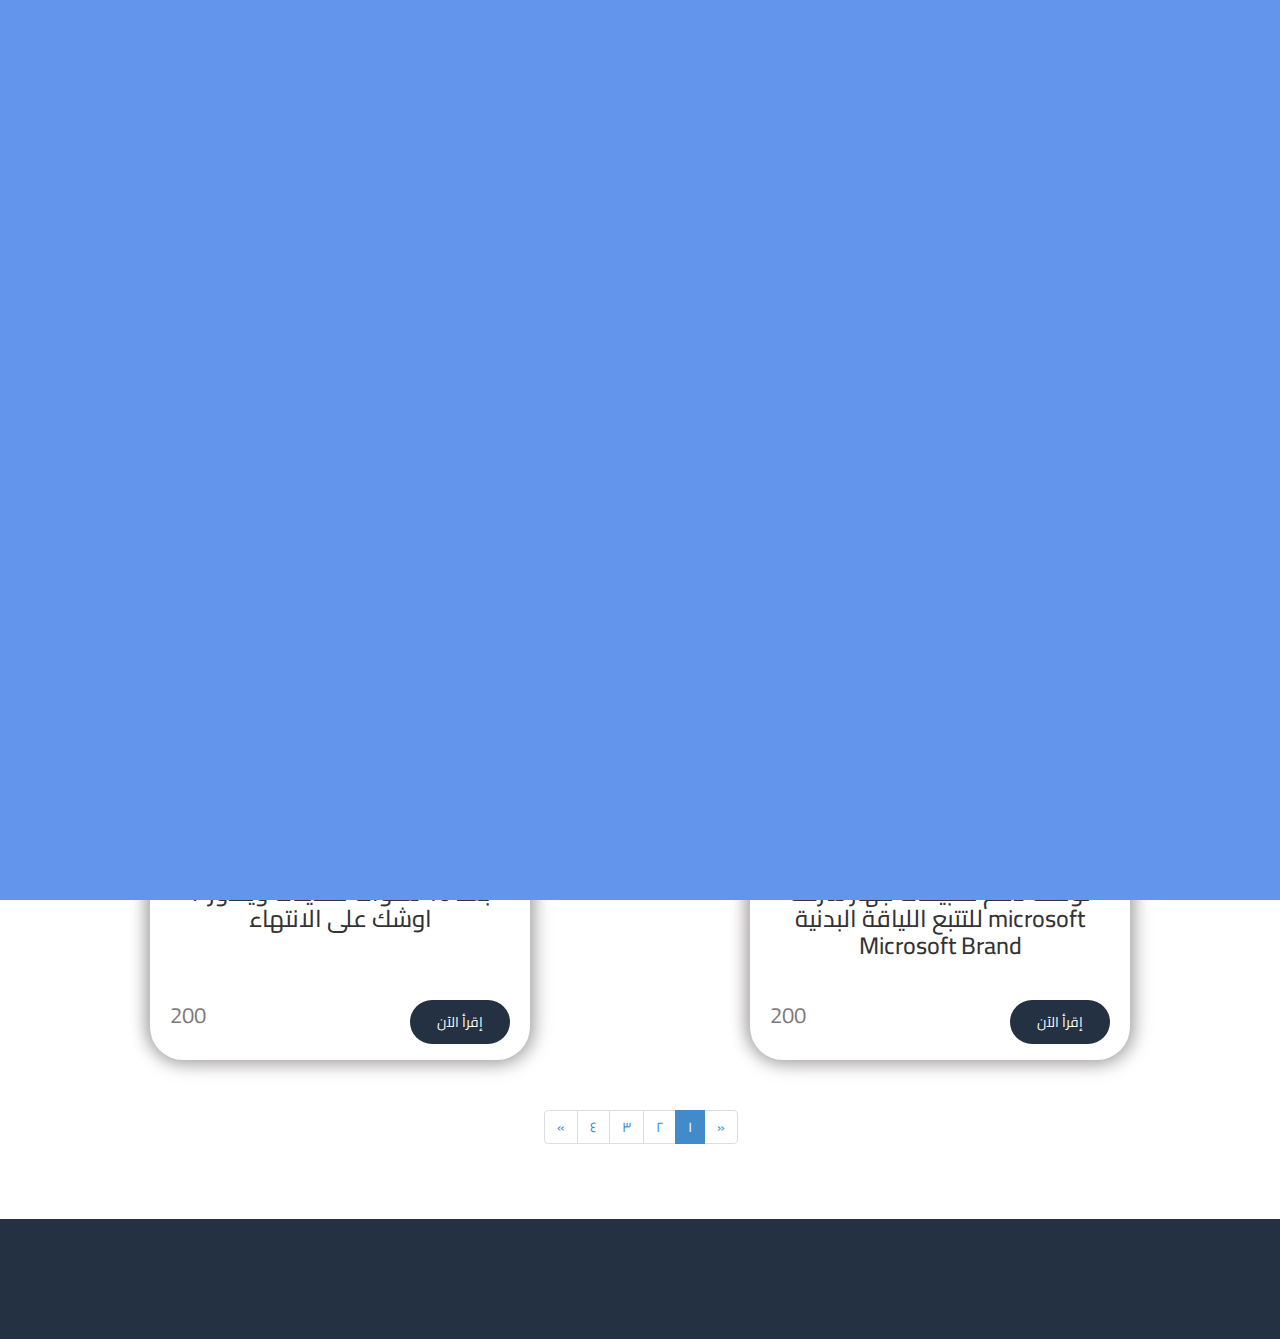
<file: ipda3/AllArticlesShow.html>
<!DOCTYPE html>
<html>
    <head>
         <meta charset="utf-8">
          <link rel="stylesheet" type="text/css" href="./css/bootstrap.css">
         <link rel="stylesheet" type="text/css" href="./css/bootstrap-rtl.css">

         <link rel="stylesheet" href="https://use.fontawesome.com/releases/v5.8.2/css/all.css" integrity="sha384-oS3vJWv+0UjzBfQzYUhtDYW+Pj2yciDJxpsK1OYPAYjqT085Qq/1cq5FLXAZQ7Ay" crossorigin="anonymous">
         <script type="text/javascript" src="./js/html5shiv.js"></script>
        
        <link rel="stylesheet" type="text/css" href="./css/myStyle.css">
          <link rel="stylesheet" type="text/css" href="./css/otherPages.css">
        
        <link href="https://fonts.googleapis.com/css?family=Cairo&display=swap" rel="stylesheet">
    </head>
    <body>
         <!-- loading screen -->
        <div class="loading-screen" >
            <div class="container ">
                
                <div class="loading-icons center-block">
                    <ul class="list-unstyled ">
                        <li class="circle1"><i class="fas fa-circle "></i></li>
                        <li class="circle2"><i class="fas fa-circle"></i></li>
                        <li class="circle3"><i class="fas fa-circle"></i></li>
                        <li class="circle4"><i class="fas fa-circle"></i></li>
                    </ul>
                </div>
                
            </div>
        </div>
        
         <!-- start navbar -->
        <nav class="navbar navbar-default "  id="includeNavbar"></nav>
        <!-- end navbar -->
        
        
            <!-- works show-->
         
        <section class="all-articles-show">
             <ol class="breadcrumb" style=" 
                                            background-color: #FFF;
                                            ">
                  <li class="active">المقالات
                 </li>
            </ol>
           
            
             <div class="all-articles-content">
            <div class="container text-center">
                
                <div class="row">
                    
                    <!-- first -->
                    <div id="first">
                      
                         
                    <div class="col-md-6">
                        <div class="article center-block">
                            <img src="./images/imgs/web.jpg"  class="img-responsive">
                            <div class="ar-content">
                                <div class="article-title-desc">
                                <h3 class="text-center">توقف دعم تطبيقات جهاز شركة microsoft للتتبع اللياقة البدنية Microsoft Brand</h3>
                                   <p class="article-details">
                                       أعلنت مايكروسوفت أنها تخطط لقتل تطبيقات وخدمات جهازها القابل للارتداء “مايكروسوفت باند” Microsoft Band بحلول تاريخ 31 مايو/أيار، وذلك بعد أن توقفت عملاقة البرمجيات بالفعل عن تصنيع الجهاز المخصص لتتبع اللياقة البدنية والتمارين الرياضية منذ أكثر من عامين، أي في أواخر عام 2016.

                                        وأبقت الشركة التطبيقات تعمل لدعم المستخدمين الحاليين، إذ تمكن المستخدمون من الاستمرار في استعمال الجهاز خلال الأشهر التالية، لكن يبدو أن الأمور قد تغيرت الآن.

                                        وتتجه الشركة مع إيقاف تشغيل تطبيق Microsoft Health السحابي لتخزين بيانات الصحية واللياقة البدنية إلى إنهاء الخدمات والتطبيقات، والتي من المفترض أن يتم إزالتها من متجر مايكروسوفت وجوجل بلاي Google Play ومتجر آب ستور App Store.

                                        ويمكن لمالكي Microsoft Band الحاليين تصدير بياناتهم قبل هذا التاريخ لحفظها للاستخدام مع منصة مختلفة، على أن يتم حذف أي بيانات مخزنة ضمن تطبيق Health في 31 مايو/أيار، فيما تتوقف الخدمات السحابية عن العمل في شهر يونيو/حزيران.

                                        ويجب أن يظل مستخدمو Band قادرين على استخدام الجهاز القابل للارتداء لتسجيل بيانات الأنشطة اليومية، مثل الجري والمشي لمسافات طويلة، بالإضافة إلى المعلومات الصحية مثل معدل ضربات القلب والخطوات.
                                  </p>
                               </div>
                                <button class="btn pull-right show-article-button">إقرأ الآن</button>
                                <span class="pull-left">200<i class="fas fa-eye"></i></span>
                            </div>
                        </div>
                    </div>
                    
                    <div class="col-md-6">
                        <div class="article center-block">
                            <img src="./images/imgs/MICROsoft.jpg"  class="img-responsive">
                            <div class="ar-content">
                                <div class="article-title-desc">
                                <h3 class="text-center">بعد  10  سنوات تحديثات ويندوز 7 اوشك على الانتهاء</h3>
                                <p class="article-details">
                                    أطلقت شركة مايكروسوفت تحديثًا جديدًا لمستخدمي نظام التشغيل ويندوز 7 الهدف منه تحذيرهم من أن التحديثات الأمنية أوشكت على النهاية، وذلك حرصًا على سلامتهم ودعوة إلى الترقية إلى نظام ويندوز 10 الأحدث.

                                    وبدأت مايكروسوفت إطلاق التحديث يوم الأربعاء وتضمن تحذيرًا للمستخدمين من الموعد النهائي الوشيك، 14 كانون الثاني/يناير 2020، وهو التاريخ الذي لن تقوم شركة البرمجيات الأمريكية بعده بإطلاق تحديثات لإصلاح الأخطاء والثغرات الأمنية. ويأتي الموعد النهائي بعد نحو 10 سنوات من ظهور ويندوز 7 لأول مرة في عام 2009.

                                    وجاء في الرسالة التي تظهر بعد التحديث الجديد عبارة: “بعد 10 سنوات، أوشك الدعم لويندوز 7 على النهاية”. ثم كتبت الشركة أن 14 كانون الثاني/يناير 2020 سيكون اليوم الأخير الذي توفر فيه مايكروسوفت تحديثات أمنية ودعم فني للحواسيب العاملة بنظام ويندوز 7. وأضافت: “نحن ندرك أن التغيير قد يكون صعبًا، لذا استبقنا الأمر في التواصل معكم لأخذ نسخة احتياطية عن ملفاتهم والاستعداد للتالي”.

                                    وكانت شركة مايكروسوفت قد حددت الموعد النهائي لإيقاف الدعم الأمني لنظام ويندوز 7 منتصف شهر كانون الثاني/يناير الماضي، وقالت وقتئذ: “لا بد أن تنتهي جميع الأشياء الجميلة حتى ويندوز 7. بعد 14 كانون الثاني/يناير 2020، لن توفر مايكروسوفت تحديثات الأمان أو الدعم لأجهزة الحاسب التي تعمل بنظام التشغيل ويندوز 7”. وأضافت: “ولكن 
                                </p>
                               </div>
                                <button class="btn pull-right show-article-button">إقرأ الآن</button>
                                <span class="pull-left">200<i class="fas fa-eye"></i></span>
                            </div>
                        </div>
                    </div>
                    
                     <div class="col-md-6">
                        <div class="article center-block">
                            <img src="./images/imgs/web.jpg"  class="img-responsive">
                            <div class="ar-content">
                                <div class="article-title-desc">
                                <h3 class="text-center">توقف دعم تطبيقات جهاز شركة microsoft للتتبع اللياقة البدنية Microsoft Brand</h3>
                                   <p class="article-details">
                                       أعلنت مايكروسوفت أنها تخطط لقتل تطبيقات وخدمات جهازها القابل للارتداء “مايكروسوفت باند” Microsoft Band بحلول تاريخ 31 مايو/أيار، وذلك بعد أن توقفت عملاقة البرمجيات بالفعل عن تصنيع الجهاز المخصص لتتبع اللياقة البدنية والتمارين الرياضية منذ أكثر من عامين، أي في أواخر عام 2016.

                                        وأبقت الشركة التطبيقات تعمل لدعم المستخدمين الحاليين، إذ تمكن المستخدمون من الاستمرار في استعمال الجهاز خلال الأشهر التالية، لكن يبدو أن الأمور قد تغيرت الآن.

                                        وتتجه الشركة مع إيقاف تشغيل تطبيق Microsoft Health السحابي لتخزين بيانات الصحية واللياقة البدنية إلى إنهاء الخدمات والتطبيقات، والتي من المفترض أن يتم إزالتها من متجر مايكروسوفت وجوجل بلاي Google Play ومتجر آب ستور App Store.

                                        ويمكن لمالكي Microsoft Band الحاليين تصدير بياناتهم قبل هذا التاريخ لحفظها للاستخدام مع منصة مختلفة، على أن يتم حذف أي بيانات مخزنة ضمن تطبيق Health في 31 مايو/أيار، فيما تتوقف الخدمات السحابية عن العمل في شهر يونيو/حزيران.

                                        ويجب أن يظل مستخدمو Band قادرين على استخدام الجهاز القابل للارتداء لتسجيل بيانات الأنشطة اليومية، مثل الجري والمشي لمسافات طويلة، بالإضافة إلى المعلومات الصحية مثل معدل ضربات القلب والخطوات.
                                  </p>
                               </div>
                                <button class="btn pull-right show-article-button">إقرأ الآن</button>
                                <span class="pull-left">200<i class="fas fa-eye"></i></span>
                            </div>
                        </div>
                    </div>
                    
                    <div class="col-md-6">
                        <div class="article center-block">
                            <img src="./images/imgs/MICROsoft.jpg"  class="img-responsive">
                            <div class="ar-content">
                                <div class="article-title-desc">
                                <h3 class="text-center">بعد  10  سنوات تحديثات ويندوز 7 اوشك على الانتهاء</h3>
                                <p class="article-details">
                                    أطلقت شركة مايكروسوفت تحديثًا جديدًا لمستخدمي نظام التشغيل ويندوز 7 الهدف منه تحذيرهم من أن التحديثات الأمنية أوشكت على النهاية، وذلك حرصًا على سلامتهم ودعوة إلى الترقية إلى نظام ويندوز 10 الأحدث.

                                    وبدأت مايكروسوفت إطلاق التحديث يوم الأربعاء وتضمن تحذيرًا للمستخدمين من الموعد النهائي الوشيك، 14 كانون الثاني/يناير 2020، وهو التاريخ الذي لن تقوم شركة البرمجيات الأمريكية بعده بإطلاق تحديثات لإصلاح الأخطاء والثغرات الأمنية. ويأتي الموعد النهائي بعد نحو 10 سنوات من ظهور ويندوز 7 لأول مرة في عام 2009.

                                    وجاء في الرسالة التي تظهر بعد التحديث الجديد عبارة: “بعد 10 سنوات، أوشك الدعم لويندوز 7 على النهاية”. ثم كتبت الشركة أن 14 كانون الثاني/يناير 2020 سيكون اليوم الأخير الذي توفر فيه مايكروسوفت تحديثات أمنية ودعم فني للحواسيب العاملة بنظام ويندوز 7. وأضافت: “نحن ندرك أن التغيير قد يكون صعبًا، لذا استبقنا الأمر في التواصل معكم لأخذ نسخة احتياطية عن ملفاتهم والاستعداد للتالي”.

                                    وكانت شركة مايكروسوفت قد حددت الموعد النهائي لإيقاف الدعم الأمني لنظام ويندوز 7 منتصف شهر كانون الثاني/يناير الماضي، وقالت وقتئذ: “لا بد أن تنتهي جميع الأشياء الجميلة حتى ويندوز 7. بعد 14 كانون الثاني/يناير 2020، لن توفر مايكروسوفت تحديثات الأمان أو الدعم لأجهزة الحاسب التي تعمل بنظام التشغيل ويندوز 7”. وأضافت: “ولكن 
                                </p>
                               </div>
                                <button class="btn pull-right show-article-button">إقرأ الآن</button>
                                <span class="pull-left">200<i class="fas fa-eye"></i></span>
                            </div>
                        </div>
                    </div>
                    
                    
                    </div>
                    
                    <!-- second -->
                    <div id="second">
                        
                    <div class="col-md-6">
                        <div class="article center-block">
                            <img src="./images/imgs/web.jpg"  class="img-responsive">
                            <div class="ar-content">
                                <div class="article-title-desc">
                                <h3 class="text-center">توقف دعم تطبيقات جهاز شركة microsoft للتتبع اللياقة البدنية Microsoft Brand</h3>
                                   <p class="article-details">
                                       أعلنت مايكروسوفت أنها تخطط لقتل تطبيقات وخدمات جهازها القابل للارتداء “مايكروسوفت باند” Microsoft Band بحلول تاريخ 31 مايو/أيار، وذلك بعد أن توقفت عملاقة البرمجيات بالفعل عن تصنيع الجهاز المخصص لتتبع اللياقة البدنية والتمارين الرياضية منذ أكثر من عامين، أي في أواخر عام 2016.

                                        وأبقت الشركة التطبيقات تعمل لدعم المستخدمين الحاليين، إذ تمكن المستخدمون من الاستمرار في استعمال الجهاز خلال الأشهر التالية، لكن يبدو أن الأمور قد تغيرت الآن.

                                        وتتجه الشركة مع إيقاف تشغيل تطبيق Microsoft Health السحابي لتخزين بيانات الصحية واللياقة البدنية إلى إنهاء الخدمات والتطبيقات، والتي من المفترض أن يتم إزالتها من متجر مايكروسوفت وجوجل بلاي Google Play ومتجر آب ستور App Store.

                                        ويمكن لمالكي Microsoft Band الحاليين تصدير بياناتهم قبل هذا التاريخ لحفظها للاستخدام مع منصة مختلفة، على أن يتم حذف أي بيانات مخزنة ضمن تطبيق Health في 31 مايو/أيار، فيما تتوقف الخدمات السحابية عن العمل في شهر يونيو/حزيران.

                                        ويجب أن يظل مستخدمو Band قادرين على استخدام الجهاز القابل للارتداء لتسجيل بيانات الأنشطة اليومية، مثل الجري والمشي لمسافات طويلة، بالإضافة إلى المعلومات الصحية مثل معدل ضربات القلب والخطوات.
                                  </p>
                               </div>
                                <button class="btn pull-right show-article-button">إقرأ الآن</button>
                                <span class="pull-left">200<i class="fas fa-eye"></i></span>
                            </div>
                        </div>
                    </div>
                    
                    <div class="col-md-6">
                        <div class="article center-block">
                            <img src="./images/imgs/MICROsoft.jpg"  class="img-responsive">
                            <div class="ar-content">
                                <div class="article-title-desc">
                                <h3 class="text-center">بعد  10  سنوات تحديثات ويندوز 7 اوشك على الانتهاء</h3>
                                <p class="article-details">
                                    أطلقت شركة مايكروسوفت تحديثًا جديدًا لمستخدمي نظام التشغيل ويندوز 7 الهدف منه تحذيرهم من أن التحديثات الأمنية أوشكت على النهاية، وذلك حرصًا على سلامتهم ودعوة إلى الترقية إلى نظام ويندوز 10 الأحدث.

                                    وبدأت مايكروسوفت إطلاق التحديث يوم الأربعاء وتضمن تحذيرًا للمستخدمين من الموعد النهائي الوشيك، 14 كانون الثاني/يناير 2020، وهو التاريخ الذي لن تقوم شركة البرمجيات الأمريكية بعده بإطلاق تحديثات لإصلاح الأخطاء والثغرات الأمنية. ويأتي الموعد النهائي بعد نحو 10 سنوات من ظهور ويندوز 7 لأول مرة في عام 2009.

                                    وجاء في الرسالة التي تظهر بعد التحديث الجديد عبارة: “بعد 10 سنوات، أوشك الدعم لويندوز 7 على النهاية”. ثم كتبت الشركة أن 14 كانون الثاني/يناير 2020 سيكون اليوم الأخير الذي توفر فيه مايكروسوفت تحديثات أمنية ودعم فني للحواسيب العاملة بنظام ويندوز 7. وأضافت: “نحن ندرك أن التغيير قد يكون صعبًا، لذا استبقنا الأمر في التواصل معكم لأخذ نسخة احتياطية عن ملفاتهم والاستعداد للتالي”.

                                    وكانت شركة مايكروسوفت قد حددت الموعد النهائي لإيقاف الدعم الأمني لنظام ويندوز 7 منتصف شهر كانون الثاني/يناير الماضي، وقالت وقتئذ: “لا بد أن تنتهي جميع الأشياء الجميلة حتى ويندوز 7. بعد 14 كانون الثاني/يناير 2020، لن توفر مايكروسوفت تحديثات الأمان أو الدعم لأجهزة الحاسب التي تعمل بنظام التشغيل ويندوز 7”. وأضافت: “ولكن 
                                </p>
                               </div>
                                <button class="btn pull-right show-article-button">إقرأ الآن</button>
                                <span class="pull-left">200<i class="fas fa-eye"></i></span>
                            </div>
                        </div>
                    </div>
                    
                     <div class="col-md-6">
                        <div class="article center-block">
                            <img src="./images/imgs/web.jpg"  class="img-responsive">
                            <div class="ar-content">
                                <div class="article-title-desc">
                                <h3 class="text-center">توقف دعم تطبيقات جهاز شركة microsoft للتتبع اللياقة البدنية Microsoft Brand</h3>
                                   <p class="article-details">
                                       أعلنت مايكروسوفت أنها تخطط لقتل تطبيقات وخدمات جهازها القابل للارتداء “مايكروسوفت باند” Microsoft Band بحلول تاريخ 31 مايو/أيار، وذلك بعد أن توقفت عملاقة البرمجيات بالفعل عن تصنيع الجهاز المخصص لتتبع اللياقة البدنية والتمارين الرياضية منذ أكثر من عامين، أي في أواخر عام 2016.

                                        وأبقت الشركة التطبيقات تعمل لدعم المستخدمين الحاليين، إذ تمكن المستخدمون من الاستمرار في استعمال الجهاز خلال الأشهر التالية، لكن يبدو أن الأمور قد تغيرت الآن.

                                        وتتجه الشركة مع إيقاف تشغيل تطبيق Microsoft Health السحابي لتخزين بيانات الصحية واللياقة البدنية إلى إنهاء الخدمات والتطبيقات، والتي من المفترض أن يتم إزالتها من متجر مايكروسوفت وجوجل بلاي Google Play ومتجر آب ستور App Store.

                                        ويمكن لمالكي Microsoft Band الحاليين تصدير بياناتهم قبل هذا التاريخ لحفظها للاستخدام مع منصة مختلفة، على أن يتم حذف أي بيانات مخزنة ضمن تطبيق Health في 31 مايو/أيار، فيما تتوقف الخدمات السحابية عن العمل في شهر يونيو/حزيران.

                                        ويجب أن يظل مستخدمو Band قادرين على استخدام الجهاز القابل للارتداء لتسجيل بيانات الأنشطة اليومية، مثل الجري والمشي لمسافات طويلة، بالإضافة إلى المعلومات الصحية مثل معدل ضربات القلب والخطوات.
                                  </p>
                               </div>
                                <button class="btn pull-right show-article-button">إقرأ الآن</button>
                                <span class="pull-left">200<i class="fas fa-eye"></i></span>
                            </div>
                        </div>
                    </div>
                    
                    <div class="col-md-6">
                        <div class="article center-block">
                            <img src="./images/imgs/MICROsoft.jpg"  class="img-responsive">
                            <div class="ar-content">
                                <div class="article-title-desc">
                                <h3 class="text-center">بعد  10  سنوات تحديثات ويندوز 7 اوشك على الانتهاء</h3>
                                <p class="article-details">
                                    أطلقت شركة مايكروسوفت تحديثًا جديدًا لمستخدمي نظام التشغيل ويندوز 7 الهدف منه تحذيرهم من أن التحديثات الأمنية أوشكت على النهاية، وذلك حرصًا على سلامتهم ودعوة إلى الترقية إلى نظام ويندوز 10 الأحدث.

                                    وبدأت مايكروسوفت إطلاق التحديث يوم الأربعاء وتضمن تحذيرًا للمستخدمين من الموعد النهائي الوشيك، 14 كانون الثاني/يناير 2020، وهو التاريخ الذي لن تقوم شركة البرمجيات الأمريكية بعده بإطلاق تحديثات لإصلاح الأخطاء والثغرات الأمنية. ويأتي الموعد النهائي بعد نحو 10 سنوات من ظهور ويندوز 7 لأول مرة في عام 2009.

                                    وجاء في الرسالة التي تظهر بعد التحديث الجديد عبارة: “بعد 10 سنوات، أوشك الدعم لويندوز 7 على النهاية”. ثم كتبت الشركة أن 14 كانون الثاني/يناير 2020 سيكون اليوم الأخير الذي توفر فيه مايكروسوفت تحديثات أمنية ودعم فني للحواسيب العاملة بنظام ويندوز 7. وأضافت: “نحن ندرك أن التغيير قد يكون صعبًا، لذا استبقنا الأمر في التواصل معكم لأخذ نسخة احتياطية عن ملفاتهم والاستعداد للتالي”.

                                    وكانت شركة مايكروسوفت قد حددت الموعد النهائي لإيقاف الدعم الأمني لنظام ويندوز 7 منتصف شهر كانون الثاني/يناير الماضي، وقالت وقتئذ: “لا بد أن تنتهي جميع الأشياء الجميلة حتى ويندوز 7. بعد 14 كانون الثاني/يناير 2020، لن توفر مايكروسوفت تحديثات الأمان أو الدعم لأجهزة الحاسب التي تعمل بنظام التشغيل ويندوز 7”. وأضافت: “ولكن 
                                </p>
                               </div>
                                <button class="btn pull-right show-article-button">إقرأ الآن</button>
                                <span class="pull-left">200<i class="fas fa-eye"></i></span>
                            </div>
                        </div>
                    </div>
                    
                    
                    </div>
                    
                    <!-- third -->
                    <div id="third">
                        
                    <div class="col-md-6">
                        <div class="article center-block">
                            <img src="./images/imgs/web.jpg"  class="img-responsive">
                            <div class="ar-content">
                                <div class="article-title-desc">
                                <h3 class="text-center">توقف دعم تطبيقات جهاز شركة microsoft للتتبع اللياقة البدنية Microsoft Brand</h3>
                                   <p class="article-details">
                                       أعلنت مايكروسوفت أنها تخطط لقتل تطبيقات وخدمات جهازها القابل للارتداء “مايكروسوفت باند” Microsoft Band بحلول تاريخ 31 مايو/أيار، وذلك بعد أن توقفت عملاقة البرمجيات بالفعل عن تصنيع الجهاز المخصص لتتبع اللياقة البدنية والتمارين الرياضية منذ أكثر من عامين، أي في أواخر عام 2016.

                                        وأبقت الشركة التطبيقات تعمل لدعم المستخدمين الحاليين، إذ تمكن المستخدمون من الاستمرار في استعمال الجهاز خلال الأشهر التالية، لكن يبدو أن الأمور قد تغيرت الآن.

                                        وتتجه الشركة مع إيقاف تشغيل تطبيق Microsoft Health السحابي لتخزين بيانات الصحية واللياقة البدنية إلى إنهاء الخدمات والتطبيقات، والتي من المفترض أن يتم إزالتها من متجر مايكروسوفت وجوجل بلاي Google Play ومتجر آب ستور App Store.

                                        ويمكن لمالكي Microsoft Band الحاليين تصدير بياناتهم قبل هذا التاريخ لحفظها للاستخدام مع منصة مختلفة، على أن يتم حذف أي بيانات مخزنة ضمن تطبيق Health في 31 مايو/أيار، فيما تتوقف الخدمات السحابية عن العمل في شهر يونيو/حزيران.

                                        ويجب أن يظل مستخدمو Band قادرين على استخدام الجهاز القابل للارتداء لتسجيل بيانات الأنشطة اليومية، مثل الجري والمشي لمسافات طويلة، بالإضافة إلى المعلومات الصحية مثل معدل ضربات القلب والخطوات.
                                  </p>
                               </div>
                                <button class="btn pull-right show-article-button">إقرأ الآن</button>
                                <span class="pull-left">200<i class="fas fa-eye"></i></span>
                            </div>
                        </div>
                    </div>
                    
                    <div class="col-md-6">
                        <div class="article center-block">
                            <img src="./images/imgs/MICROsoft.jpg"  class="img-responsive">
                            <div class="ar-content">
                                <div class="article-title-desc">
                                <h3 class="text-center">بعد  10  سنوات تحديثات ويندوز 7 اوشك على الانتهاء</h3>
                                <p class="article-details">
                                    أطلقت شركة مايكروسوفت تحديثًا جديدًا لمستخدمي نظام التشغيل ويندوز 7 الهدف منه تحذيرهم من أن التحديثات الأمنية أوشكت على النهاية، وذلك حرصًا على سلامتهم ودعوة إلى الترقية إلى نظام ويندوز 10 الأحدث.

                                    وبدأت مايكروسوفت إطلاق التحديث يوم الأربعاء وتضمن تحذيرًا للمستخدمين من الموعد النهائي الوشيك، 14 كانون الثاني/يناير 2020، وهو التاريخ الذي لن تقوم شركة البرمجيات الأمريكية بعده بإطلاق تحديثات لإصلاح الأخطاء والثغرات الأمنية. ويأتي الموعد النهائي بعد نحو 10 سنوات من ظهور ويندوز 7 لأول مرة في عام 2009.

                                    وجاء في الرسالة التي تظهر بعد التحديث الجديد عبارة: “بعد 10 سنوات، أوشك الدعم لويندوز 7 على النهاية”. ثم كتبت الشركة أن 14 كانون الثاني/يناير 2020 سيكون اليوم الأخير الذي توفر فيه مايكروسوفت تحديثات أمنية ودعم فني للحواسيب العاملة بنظام ويندوز 7. وأضافت: “نحن ندرك أن التغيير قد يكون صعبًا، لذا استبقنا الأمر في التواصل معكم لأخذ نسخة احتياطية عن ملفاتهم والاستعداد للتالي”.

                                    وكانت شركة مايكروسوفت قد حددت الموعد النهائي لإيقاف الدعم الأمني لنظام ويندوز 7 منتصف شهر كانون الثاني/يناير الماضي، وقالت وقتئذ: “لا بد أن تنتهي جميع الأشياء الجميلة حتى ويندوز 7. بعد 14 كانون الثاني/يناير 2020، لن توفر مايكروسوفت تحديثات الأمان أو الدعم لأجهزة الحاسب التي تعمل بنظام التشغيل ويندوز 7”. وأضافت: “ولكن 
                                </p>
                               </div>
                                <button class="btn pull-right show-article-button">إقرأ الآن</button>
                                <span class="pull-left">200<i class="fas fa-eye"></i></span>
                            </div>
                        </div>
                    </div>
                    
                     <div class="col-md-6">
                        <div class="article center-block">
                            <img src="./images/imgs/web.jpg"  class="img-responsive">
                            <div class="ar-content">
                                <div class="article-title-desc">
                                <h3 class="text-center">توقف دعم تطبيقات جهاز شركة microsoft للتتبع اللياقة البدنية Microsoft Brand</h3>
                                   <p class="article-details">
                                       أعلنت مايكروسوفت أنها تخطط لقتل تطبيقات وخدمات جهازها القابل للارتداء “مايكروسوفت باند” Microsoft Band بحلول تاريخ 31 مايو/أيار، وذلك بعد أن توقفت عملاقة البرمجيات بالفعل عن تصنيع الجهاز المخصص لتتبع اللياقة البدنية والتمارين الرياضية منذ أكثر من عامين، أي في أواخر عام 2016.

                                        وأبقت الشركة التطبيقات تعمل لدعم المستخدمين الحاليين، إذ تمكن المستخدمون من الاستمرار في استعمال الجهاز خلال الأشهر التالية، لكن يبدو أن الأمور قد تغيرت الآن.

                                        وتتجه الشركة مع إيقاف تشغيل تطبيق Microsoft Health السحابي لتخزين بيانات الصحية واللياقة البدنية إلى إنهاء الخدمات والتطبيقات، والتي من المفترض أن يتم إزالتها من متجر مايكروسوفت وجوجل بلاي Google Play ومتجر آب ستور App Store.

                                        ويمكن لمالكي Microsoft Band الحاليين تصدير بياناتهم قبل هذا التاريخ لحفظها للاستخدام مع منصة مختلفة، على أن يتم حذف أي بيانات مخزنة ضمن تطبيق Health في 31 مايو/أيار، فيما تتوقف الخدمات السحابية عن العمل في شهر يونيو/حزيران.

                                        ويجب أن يظل مستخدمو Band قادرين على استخدام الجهاز القابل للارتداء لتسجيل بيانات الأنشطة اليومية، مثل الجري والمشي لمسافات طويلة، بالإضافة إلى المعلومات الصحية مثل معدل ضربات القلب والخطوات.
                                  </p>
                               </div>
                                <button class="btn pull-right show-article-button">إقرأ الآن</button>
                                <span class="pull-left">200<i class="fas fa-eye"></i></span>
                            </div>
                        </div>
                    </div>
                    
                    <div class="col-md-6">
                        <div class="article center-block">
                            <img src="./images/imgs/MICROsoft.jpg"  class="img-responsive">
                            <div class="ar-content">
                                <div class="article-title-desc">
                                <h3 class="text-center">بعد  10  سنوات تحديثات ويندوز 7 اوشك على الانتهاء</h3>
                                <p class="article-details">
                                    أطلقت شركة مايكروسوفت تحديثًا جديدًا لمستخدمي نظام التشغيل ويندوز 7 الهدف منه تحذيرهم من أن التحديثات الأمنية أوشكت على النهاية، وذلك حرصًا على سلامتهم ودعوة إلى الترقية إلى نظام ويندوز 10 الأحدث.

                                    وبدأت مايكروسوفت إطلاق التحديث يوم الأربعاء وتضمن تحذيرًا للمستخدمين من الموعد النهائي الوشيك، 14 كانون الثاني/يناير 2020، وهو التاريخ الذي لن تقوم شركة البرمجيات الأمريكية بعده بإطلاق تحديثات لإصلاح الأخطاء والثغرات الأمنية. ويأتي الموعد النهائي بعد نحو 10 سنوات من ظهور ويندوز 7 لأول مرة في عام 2009.

                                    وجاء في الرسالة التي تظهر بعد التحديث الجديد عبارة: “بعد 10 سنوات، أوشك الدعم لويندوز 7 على النهاية”. ثم كتبت الشركة أن 14 كانون الثاني/يناير 2020 سيكون اليوم الأخير الذي توفر فيه مايكروسوفت تحديثات أمنية ودعم فني للحواسيب العاملة بنظام ويندوز 7. وأضافت: “نحن ندرك أن التغيير قد يكون صعبًا، لذا استبقنا الأمر في التواصل معكم لأخذ نسخة احتياطية عن ملفاتهم والاستعداد للتالي”.

                                    وكانت شركة مايكروسوفت قد حددت الموعد النهائي لإيقاف الدعم الأمني لنظام ويندوز 7 منتصف شهر كانون الثاني/يناير الماضي، وقالت وقتئذ: “لا بد أن تنتهي جميع الأشياء الجميلة حتى ويندوز 7. بعد 14 كانون الثاني/يناير 2020، لن توفر مايكروسوفت تحديثات الأمان أو الدعم لأجهزة الحاسب التي تعمل بنظام التشغيل ويندوز 7”. وأضافت: “ولكن 
                                </p>
                               </div>
                                <button class="btn pull-right show-article-button">إقرأ الآن</button>
                                <span class="pull-left">200<i class="fas fa-eye"></i></span>
                            </div>
                        </div>
                    </div>
                    
                    
                    </div>
                    
                    <!-- forth -->
                    <div id="forth">
                         
                    <div class="col-md-6">
                        <div class="article center-block">
                            <img src="./images/imgs/web.jpg"  class="img-responsive">
                            <div class="ar-content">
                                <div class="article-title-desc">
                                <h3 class="text-center">توقف دعم تطبيقات جهاز شركة microsoft للتتبع اللياقة البدنية Microsoft Brand</h3>
                                   <p class="article-details">
                                       أعلنت مايكروسوفت أنها تخطط لقتل تطبيقات وخدمات جهازها القابل للارتداء “مايكروسوفت باند” Microsoft Band بحلول تاريخ 31 مايو/أيار، وذلك بعد أن توقفت عملاقة البرمجيات بالفعل عن تصنيع الجهاز المخصص لتتبع اللياقة البدنية والتمارين الرياضية منذ أكثر من عامين، أي في أواخر عام 2016.

                                        وأبقت الشركة التطبيقات تعمل لدعم المستخدمين الحاليين، إذ تمكن المستخدمون من الاستمرار في استعمال الجهاز خلال الأشهر التالية، لكن يبدو أن الأمور قد تغيرت الآن.

                                        وتتجه الشركة مع إيقاف تشغيل تطبيق Microsoft Health السحابي لتخزين بيانات الصحية واللياقة البدنية إلى إنهاء الخدمات والتطبيقات، والتي من المفترض أن يتم إزالتها من متجر مايكروسوفت وجوجل بلاي Google Play ومتجر آب ستور App Store.

                                        ويمكن لمالكي Microsoft Band الحاليين تصدير بياناتهم قبل هذا التاريخ لحفظها للاستخدام مع منصة مختلفة، على أن يتم حذف أي بيانات مخزنة ضمن تطبيق Health في 31 مايو/أيار، فيما تتوقف الخدمات السحابية عن العمل في شهر يونيو/حزيران.

                                        ويجب أن يظل مستخدمو Band قادرين على استخدام الجهاز القابل للارتداء لتسجيل بيانات الأنشطة اليومية، مثل الجري والمشي لمسافات طويلة، بالإضافة إلى المعلومات الصحية مثل معدل ضربات القلب والخطوات.
                                  </p>
                               </div>
                                <button class="btn pull-right show-article-button">إقرأ الآن</button>
                                <span class="pull-left">200<i class="fas fa-eye"></i></span>
                            </div>
                        </div>
                    </div>
                    
                    <div class="col-md-6">
                        <div class="article center-block">
                            <img src="./images/imgs/MICROsoft.jpg"  class="img-responsive">
                            <div class="ar-content">
                                <div class="article-title-desc">
                                <h3 class="text-center">بعد  10  سنوات تحديثات ويندوز 7 اوشك على الانتهاء</h3>
                                <p class="article-details">
                                    أطلقت شركة مايكروسوفت تحديثًا جديدًا لمستخدمي نظام التشغيل ويندوز 7 الهدف منه تحذيرهم من أن التحديثات الأمنية أوشكت على النهاية، وذلك حرصًا على سلامتهم ودعوة إلى الترقية إلى نظام ويندوز 10 الأحدث.

                                    وبدأت مايكروسوفت إطلاق التحديث يوم الأربعاء وتضمن تحذيرًا للمستخدمين من الموعد النهائي الوشيك، 14 كانون الثاني/يناير 2020، وهو التاريخ الذي لن تقوم شركة البرمجيات الأمريكية بعده بإطلاق تحديثات لإصلاح الأخطاء والثغرات الأمنية. ويأتي الموعد النهائي بعد نحو 10 سنوات من ظهور ويندوز 7 لأول مرة في عام 2009.

                                    وجاء في الرسالة التي تظهر بعد التحديث الجديد عبارة: “بعد 10 سنوات، أوشك الدعم لويندوز 7 على النهاية”. ثم كتبت الشركة أن 14 كانون الثاني/يناير 2020 سيكون اليوم الأخير الذي توفر فيه مايكروسوفت تحديثات أمنية ودعم فني للحواسيب العاملة بنظام ويندوز 7. وأضافت: “نحن ندرك أن التغيير قد يكون صعبًا، لذا استبقنا الأمر في التواصل معكم لأخذ نسخة احتياطية عن ملفاتهم والاستعداد للتالي”.

                                    وكانت شركة مايكروسوفت قد حددت الموعد النهائي لإيقاف الدعم الأمني لنظام ويندوز 7 منتصف شهر كانون الثاني/يناير الماضي، وقالت وقتئذ: “لا بد أن تنتهي جميع الأشياء الجميلة حتى ويندوز 7. بعد 14 كانون الثاني/يناير 2020، لن توفر مايكروسوفت تحديثات الأمان أو الدعم لأجهزة الحاسب التي تعمل بنظام التشغيل ويندوز 7”. وأضافت: “ولكن 
                                </p>
                               </div>
                                <button class="btn pull-right show-article-button">إقرأ الآن</button>
                                <span class="pull-left">200<i class="fas fa-eye"></i></span>
                            </div>
                        </div>
                    </div>
                    
                     <div class="col-md-6">
                        <div class="article center-block">
                            <img src="./images/imgs/web.jpg"  class="img-responsive">
                            <div class="ar-content">
                                <div class="article-title-desc">
                                <h3 class="text-center">توقف دعم تطبيقات جهاز شركة microsoft للتتبع اللياقة البدنية Microsoft Brand</h3>
                                   <p class="article-details">
                                       أعلنت مايكروسوفت أنها تخطط لقتل تطبيقات وخدمات جهازها القابل للارتداء “مايكروسوفت باند” Microsoft Band بحلول تاريخ 31 مايو/أيار، وذلك بعد أن توقفت عملاقة البرمجيات بالفعل عن تصنيع الجهاز المخصص لتتبع اللياقة البدنية والتمارين الرياضية منذ أكثر من عامين، أي في أواخر عام 2016.

                                        وأبقت الشركة التطبيقات تعمل لدعم المستخدمين الحاليين، إذ تمكن المستخدمون من الاستمرار في استعمال الجهاز خلال الأشهر التالية، لكن يبدو أن الأمور قد تغيرت الآن.

                                        وتتجه الشركة مع إيقاف تشغيل تطبيق Microsoft Health السحابي لتخزين بيانات الصحية واللياقة البدنية إلى إنهاء الخدمات والتطبيقات، والتي من المفترض أن يتم إزالتها من متجر مايكروسوفت وجوجل بلاي Google Play ومتجر آب ستور App Store.

                                        ويمكن لمالكي Microsoft Band الحاليين تصدير بياناتهم قبل هذا التاريخ لحفظها للاستخدام مع منصة مختلفة، على أن يتم حذف أي بيانات مخزنة ضمن تطبيق Health في 31 مايو/أيار، فيما تتوقف الخدمات السحابية عن العمل في شهر يونيو/حزيران.

                                        ويجب أن يظل مستخدمو Band قادرين على استخدام الجهاز القابل للارتداء لتسجيل بيانات الأنشطة اليومية، مثل الجري والمشي لمسافات طويلة، بالإضافة إلى المعلومات الصحية مثل معدل ضربات القلب والخطوات.
                                  </p>
                               </div>
                                <button class="btn pull-right show-article-button">إقرأ الآن</button>
                                <span class="pull-left">200<i class="fas fa-eye"></i></span>
                            </div>
                        </div>
                    </div>
                    
                    <div class="col-md-6">
                        <div class="article center-block">
                            <img src="./images/imgs/MICROsoft.jpg"  class="img-responsive">
                            <div class="ar-content">
                                <div class="article-title-desc">
                                <h3 class="text-center">بعد  10  سنوات تحديثات ويندوز 7 اوشك على الانتهاء</h3>
                                <p class="article-details">
                                    أطلقت شركة مايكروسوفت تحديثًا جديدًا لمستخدمي نظام التشغيل ويندوز 7 الهدف منه تحذيرهم من أن التحديثات الأمنية أوشكت على النهاية، وذلك حرصًا على سلامتهم ودعوة إلى الترقية إلى نظام ويندوز 10 الأحدث.

                                    وبدأت مايكروسوفت إطلاق التحديث يوم الأربعاء وتضمن تحذيرًا للمستخدمين من الموعد النهائي الوشيك، 14 كانون الثاني/يناير 2020، وهو التاريخ الذي لن تقوم شركة البرمجيات الأمريكية بعده بإطلاق تحديثات لإصلاح الأخطاء والثغرات الأمنية. ويأتي الموعد النهائي بعد نحو 10 سنوات من ظهور ويندوز 7 لأول مرة في عام 2009.

                                    وجاء في الرسالة التي تظهر بعد التحديث الجديد عبارة: “بعد 10 سنوات، أوشك الدعم لويندوز 7 على النهاية”. ثم كتبت الشركة أن 14 كانون الثاني/يناير 2020 سيكون اليوم الأخير الذي توفر فيه مايكروسوفت تحديثات أمنية ودعم فني للحواسيب العاملة بنظام ويندوز 7. وأضافت: “نحن ندرك أن التغيير قد يكون صعبًا، لذا استبقنا الأمر في التواصل معكم لأخذ نسخة احتياطية عن ملفاتهم والاستعداد للتالي”.

                                    وكانت شركة مايكروسوفت قد حددت الموعد النهائي لإيقاف الدعم الأمني لنظام ويندوز 7 منتصف شهر كانون الثاني/يناير الماضي، وقالت وقتئذ: “لا بد أن تنتهي جميع الأشياء الجميلة حتى ويندوز 7. بعد 14 كانون الثاني/يناير 2020، لن توفر مايكروسوفت تحديثات الأمان أو الدعم لأجهزة الحاسب التي تعمل بنظام التشغيل ويندوز 7”. وأضافت: “ولكن 
                                </p>
                               </div>
                                <button class="btn pull-right show-article-button">إقرأ الآن</button>
                                <span class="pull-left">200<i class="fas fa-eye"></i></span>
                            </div>
                        </div>
                    </div>
                    
                    
                    </div>
                    
                </div>    
        
                        <!-- pagination -->
<nav aria-label="Page navigation">
  <ul class="pagination">
    <li class="prev">
      <a href="#" aria-label="Previous">
        <span aria-hidden="true">&laquo;</span>
      </a>
    </li>
    <li class="number active"><a href="#first">١</a></li>
    <li class="number"><a href="#second">٢</a></li>
    <li class="number"><a href="#third">٣</a></li>
    <li class="number"><a href="#forth">٤</a></li>
    <li class="next">
      <a href="#" aria-label="Next" >
        <span aria-hidden="true">&raquo;</span>
      </a>
    </li>
  </ul>
</nav>
            </div>
        </div>         
        </section>
          <!--end   articles show-->
        
        
         <!--start footer-->
         <footer id="includeFooter"></footer>
        <!--end footer-->
        
   <!-- scripts -->     
   <script
      src="https://code.jquery.com/jquery-3.4.1.min.js"
      integrity="sha256-CSXorXvZcTkaix6Yvo6HppcZGetbYMGWSFlBw8HfCJo="
      crossorigin="anonymous"></script>
 <script type="text/javascript" src="./js/bootstrap.min.js"></script>
        
<script type="text/javascript" src="./js/jquery.nicescroll.min.js"></script>
 <script type="text/javascript" src="./js/myJQuery.js"></script>
         <script type="text/javascript" src="./js/anotherJQuery.js"></script>
    </body>
</html>
</file>
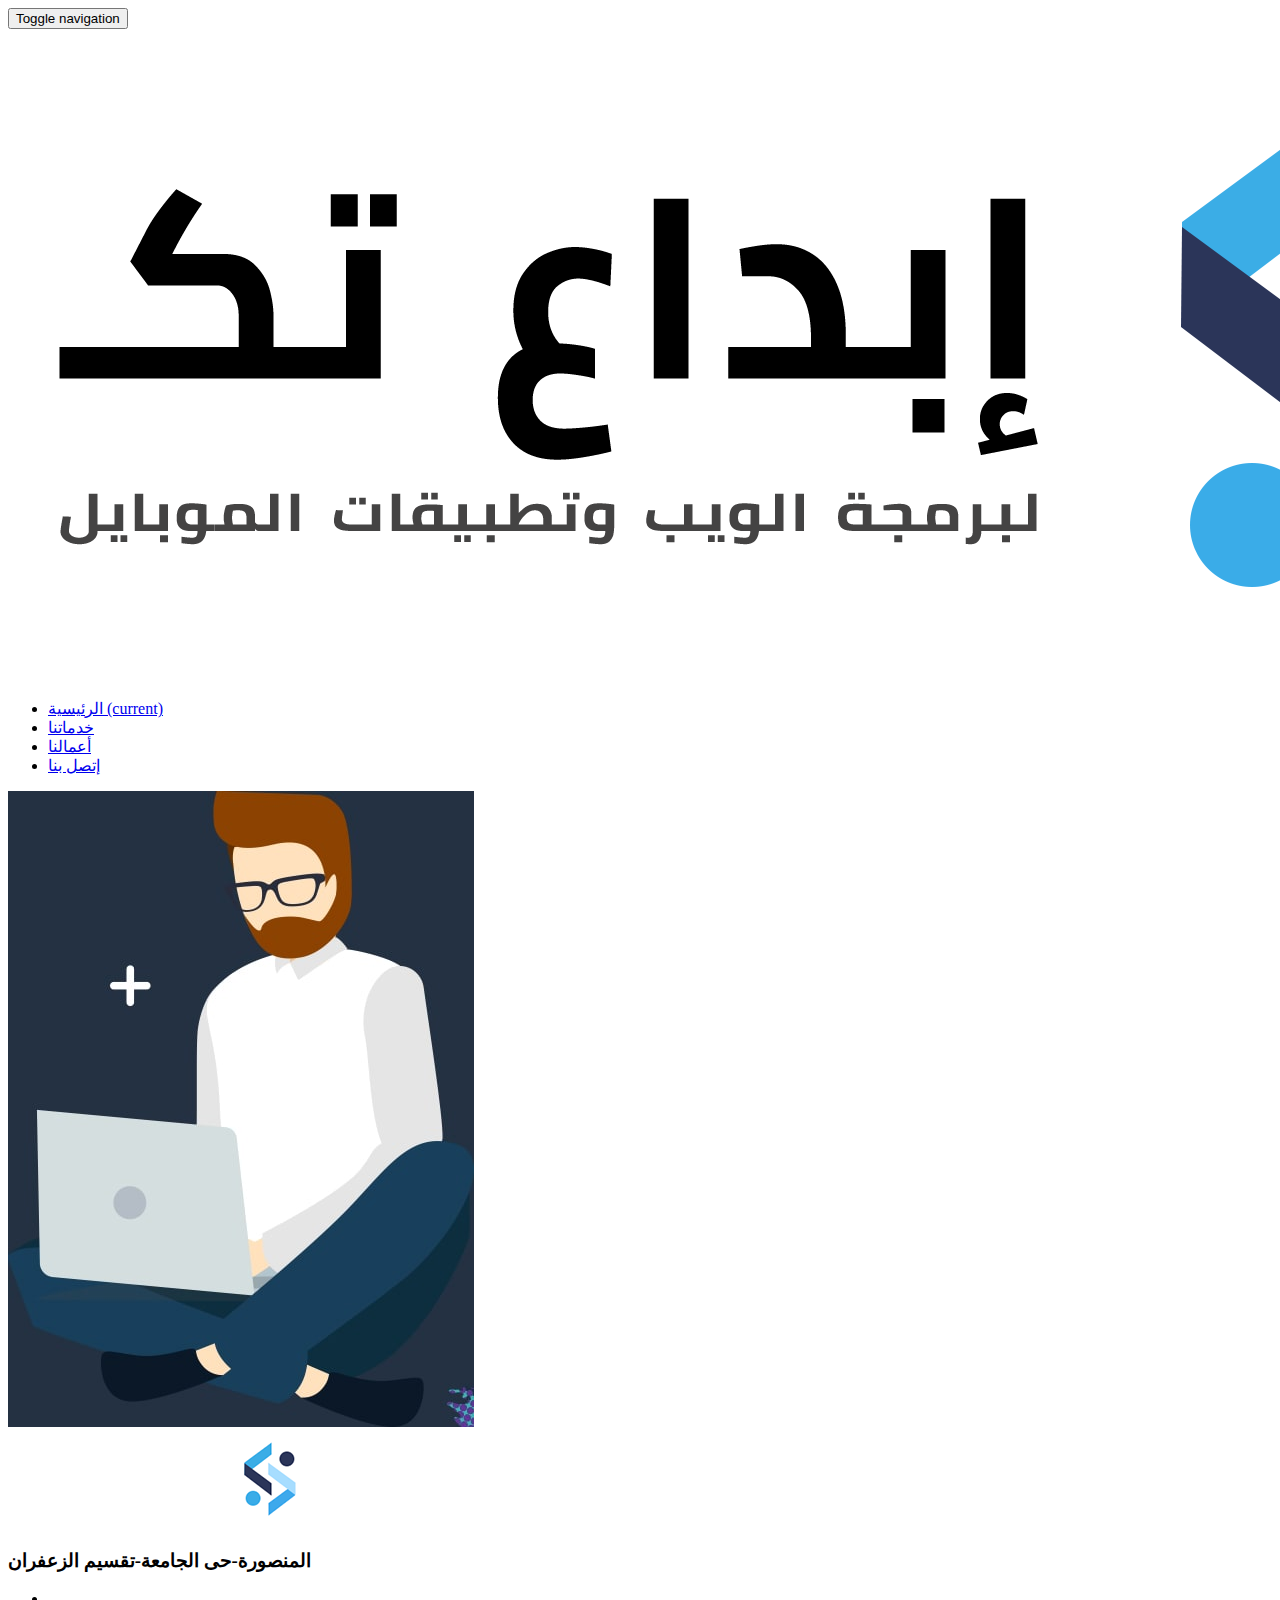
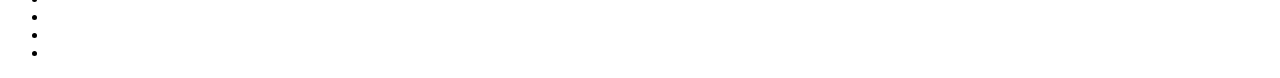
<file: ipda3/include.html>
<!DOCTYPE html>
<html>
    <head>
    </head>
    <body>
        

  <div class="container-fluid" id="navCon">
     
     
               <!-- toggle get grouped for better mobile display -->
                <div class="navbar-header">
                  <button type="button" class="navbar-toggle collapsed" data-toggle="collapse" data-target="#bs-example-navbar-collapse-1" aria-expanded="false">
                    <span class="sr-only">Toggle navigation</span>
                    <span class="icon-bar"></span>
                    <span class="icon-bar"></span>
                    <span class="icon-bar"></span>
                  </button>
                 <img src="./images/imgs/logo2.png" class="logo img-responsive" /> 

                </div>
  
       
              <!-- Collect the nav links, forms, and other content for toggling -->
                <div class="collapse navbar-collapse" id="bs-example-navbar-collapse-1">
                  <ul class="nav navbar-nav nav-side1 text-center" >
                    <li class="active"><a href="#">الرئيسية <span class="sr-only">(current)</span></a></li>
                    <li><a href="#">خدماتنا</a></li> 
                    <li><a href="#">أعمالنا</a></li>  
                     <li><a href="#">إتصل بنا</a></li>
                  </ul>
                </div><!-- /.navbar-collapse -->
        
    
  </div><!-- /.container-fluid -->
        
        
             <div class="container" id="footerCon">
                <div class="row">
                    
                    <div class="col-md-6">
                        <img src="./images/imgs/footer-vec.jpg" class="footer-vec img-responsive" />
                    </div>
                    
                    <div class="col-md-6">
                        <div class="address">
                            <img src="./images/imgs/footer-logo3.png" class="footer-logo img-responsive" />
                            <h3>المنصورة-حى الجامعة-تقسيم الزعفران</h3>
                            <ul class="list-unstyled">
                                <li><i class="fab fa-whatsapp"></i></li>
                                <li><i class="fab fa-twitter"></i></li>
                                <li><i class="fab fa-facebook-f"></i></li>
                                <li><i class="fab fa-github"></i></li>
                            </ul>
                        </div>
                    </div>
                
                </div>
            </div>

    </body>
</html>
</file>
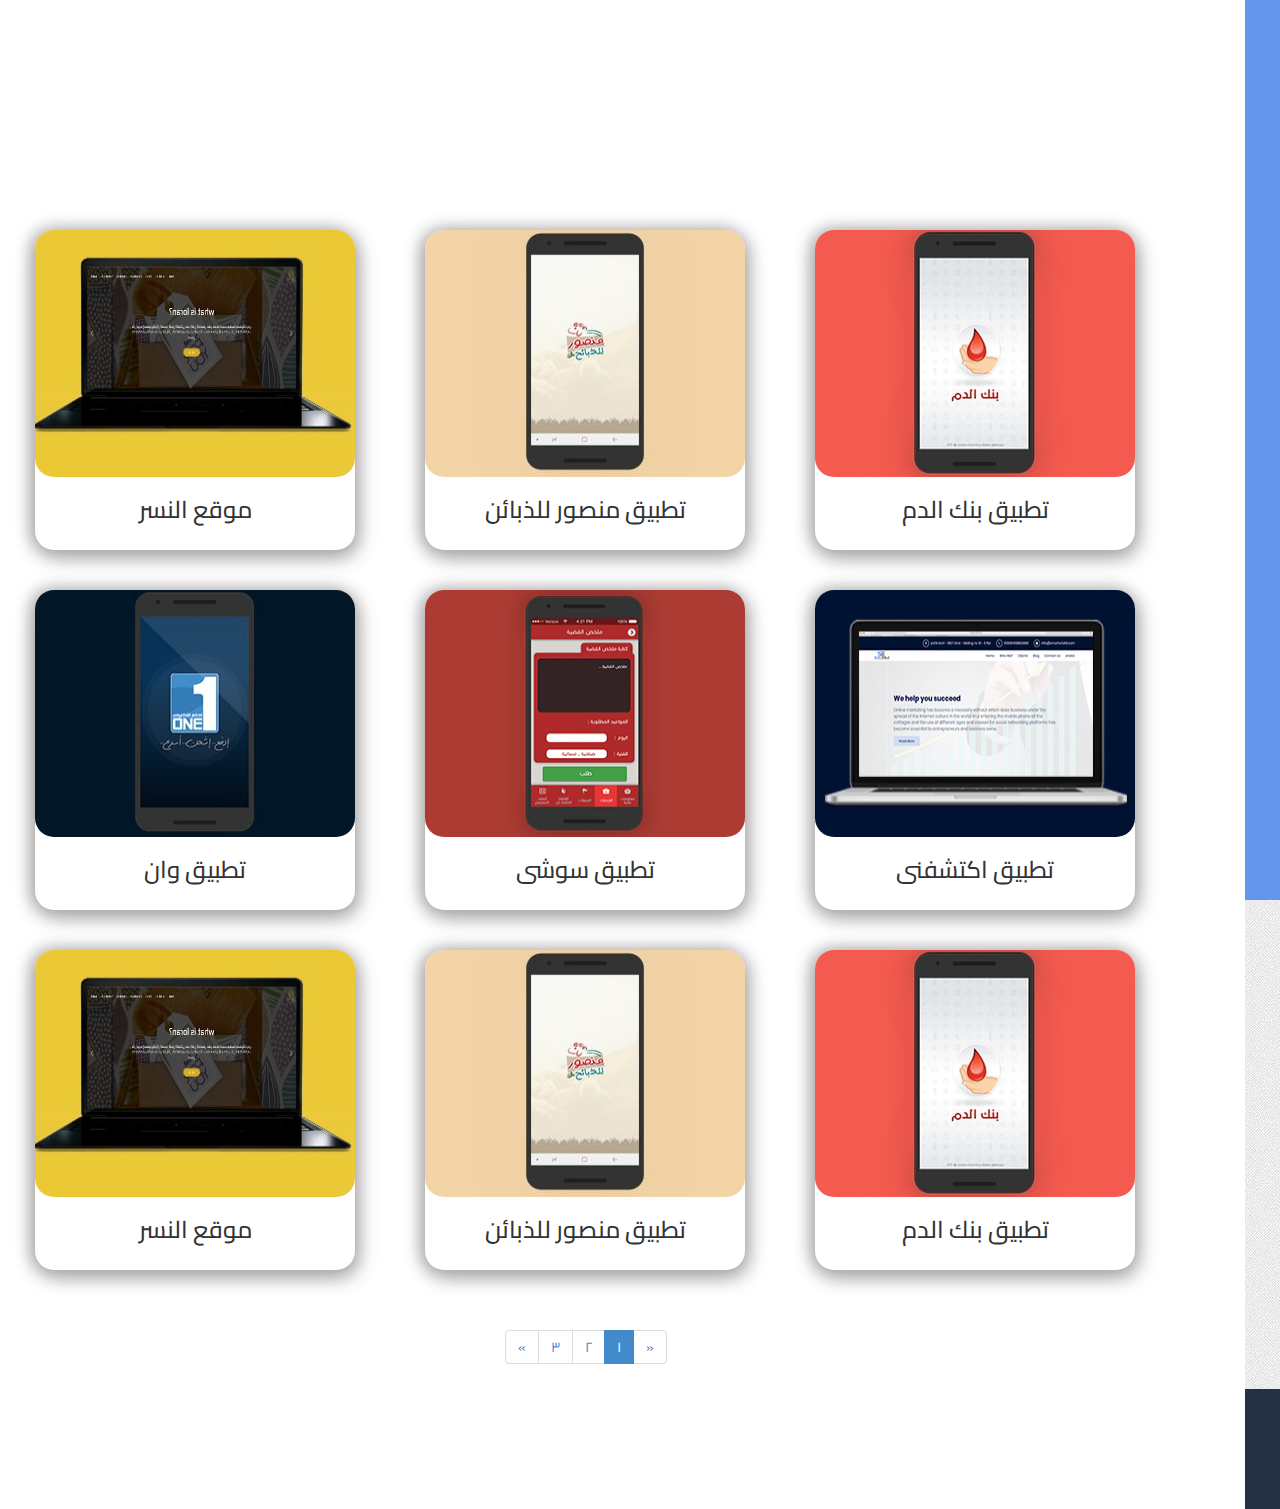
<file: ipda3/showAllWorks.html>
<!DOCTYPE html>
<html>
    <head>
         <meta charset="utf-8">
          <link rel="stylesheet" type="text/css" href="./css/bootstrap.css">
         <link rel="stylesheet" type="text/css" href="./css/bootstrap-rtl.css">

         <link rel="stylesheet" href="https://use.fontawesome.com/releases/v5.8.2/css/all.css" integrity="sha384-oS3vJWv+0UjzBfQzYUhtDYW+Pj2yciDJxpsK1OYPAYjqT085Qq/1cq5FLXAZQ7Ay" crossorigin="anonymous">
         <script type="text/javascript" src="./js/html5shiv.js"></script>
        <link rel="stylesheet" type="text/css" href="./css/myStyle.css">
          <link rel="stylesheet" type="text/css" href="./css/otherPages.css">
        
        <link href="https://fonts.googleapis.com/css?family=Cairo&display=swap" rel="stylesheet">
    </head>
    <body>
         <!-- loading screen -->
        <div class="loading-screen" >
            <div class="container ">
                
                <div class="loading-icons center-block">
                    <ul class="list-unstyled ">
                        <li class="circle1"><i class="fas fa-circle "></i></li>
                        <li class="circle2"><i class="fas fa-circle"></i></li>
                        <li class="circle3"><i class="fas fa-circle"></i></li>
                        <li class="circle4"><i class="fas fa-circle"></i></li>
                    </ul>
                </div>
                
            </div>
        </div>
        
         <!-- start navbar -->
        <nav class="navbar navbar-default "  id="includeNavbar"></nav>
        <!-- end navbar -->
        
           
        <!-- works show-->
        <section class="all-Works-show">
             <ol class="breadcrumb" style="  position: absolute;
                                            background-color: transparent;
                                            margin-top: 10px;">
                  <li class="active">أعمالنا</li>
            </ol>
        
            <div class="container text-center">
                
                <div class="row">
                    <!-- first -->
                    
                        <div id="first">
                          
                            
                        <div class="col-md-4">
                            <div class="work center-block">
                                <img src="./images/imgs/blood-bank.jpg"  class="img-responsive">
                                <h3>تطبيق بنك الدم</h3>
                                <p class="workDesc" style="display: none;">
                                    مكن تحفيز المستخدمين من أجل كتابة مراجعة متكاملة عن التطبيق الخاص بك، وطرحها في قسم المراجعات بمتاجر التطبيقات التي قاموا بتحميله منها. كما أنّ هذه التعليقات والمراجعات تُعطي إشارات لمحركات البحث عمّا إذا كان هذا التطبيق مفضّل أو غير مفضل لدى الزبائن. سواء على متجر جوجل أو آبل ستجد أنّ التطبيقات تكون مصحوبة بالعديد من الصور الخاصة بها، والتي تعطي فكرة شاملة عن مميزات تطبيقك. فحاول أن تزود صفحة تطبيقك بالعديد من الصور التي تتعلق بالتطبيق، واحرص على اختيار أوّل صورة من التطبيق بعناية، ويجب أن تكون جذابة ومثيرة للاهتمام. فالصورة الأولي هي التي تظهر للجمهور المستهدف عندما يتصفحون صفحة التطبيق. وينصح أن تؤخذ هذه الصور من التطبيق نفسه وأن تكون مطابقة لما سيجده المستخدم عند تحميل التطبيق. يفضّل أن تكون الصور مرتبة حسب خطوات استعمال التطبيق أيضا بدءً من صفحة البداية إلى الصفحة الأخيرة. كما أنّ الاستمرار بتجديد هذه الصور مع التعديلات التي تسري على التطبيق يُعتبر عامل جيد
                                    
                                </p>
                            </div>
                        </div>
                        
                        <div class="col-md-4">
                            <div class="work center-block">
                                <img src="./images/imgs/mansor.jpg"  class="img-responsive">
                                <h3>تطبيق منصور للذبائن</h3>
                                 <p class="workDesc" style="display: none;">
                                    مكن تحفيز المستخدمين من أجل كتابة مراجعة متكاملة عن التطبيق الخاص بك، وطرحها في قسم المراجعات بمتاجر التطبيقات التي قاموا بتحميله منها. كما أنّ هذه التعليقات والمراجعات تُعطي إشارات لمحركات البحث عمّا إذا كان هذا التطبيق مفضّل أو غير مفضل لدى الزبائن. سواء على متجر جوجل أو آبل ستجد أنّ التطبيقات تكون مصحوبة بالعديد من الصور الخاصة بها، والتي تعطي فكرة شاملة عن مميزات تطبيقك. فحاول أن تزود صفحة تطبيقك بالعديد من الصور التي تتعلق بالتطبيق، واحرص على اختيار أوّل صورة من التطبيق بعناية، ويجب أن تكون جذابة ومثيرة للاهتمام. فالصورة الأولي هي التي تظهر للجمهور المستهدف عندما يتصفحون صفحة التطبيق. وينصح أن تؤخذ هذه الصور من التطبيق نفسه وأن تكون مطابقة لما سيجده المستخدم عند تحميل التطبيق. يفضّل أن تكون الصور مرتبة حسب خطوات استعمال التطبيق أيضا بدءً من صفحة البداية إلى الصفحة الأخيرة. كما أنّ الاستمرار بتجديد هذه الصور مع التعديلات التي تسري على التطبيق يُعتبر عامل جيد
                                    
                                </p>
                            </div>
                        </div>
                        
                        <div class="col-md-4">
                            <div class="work center-block">
                                <img src="./images/imgs/elnesr-mockup.jpg"  class="img-responsive">
                                <h3>موقع النسر</h3>
                                 <p class="workDesc" style="display: none;">
                                    مكن تحفيز المستخدمين من أجل كتابة مراجعة متكاملة عن التطبيق الخاص بك، وطرحها في قسم المراجعات بمتاجر التطبيقات التي قاموا بتحميله منها. كما أنّ هذه التعليقات والمراجعات تُعطي إشارات لمحركات البحث عمّا إذا كان هذا التطبيق مفضّل أو غير مفضل لدى الزبائن. سواء على متجر جوجل أو آبل ستجد أنّ التطبيقات تكون مصحوبة بالعديد من الصور الخاصة بها، والتي تعطي فكرة شاملة عن مميزات تطبيقك. فحاول أن تزود صفحة تطبيقك بالعديد من الصور التي تتعلق بالتطبيق، واحرص على اختيار أوّل صورة من التطبيق بعناية، ويجب أن تكون جذابة ومثيرة للاهتمام. فالصورة الأولي هي التي تظهر للجمهور المستهدف عندما يتصفحون صفحة التطبيق. وينصح أن تؤخذ هذه الصور من التطبيق نفسه وأن تكون مطابقة لما سيجده المستخدم عند تحميل التطبيق. يفضّل أن تكون الصور مرتبة حسب خطوات استعمال التطبيق أيضا بدءً من صفحة البداية إلى الصفحة الأخيرة. كما أنّ الاستمرار بتجديد هذه الصور مع التعديلات التي تسري على التطبيق يُعتبر عامل جيد
                                    
                                </p>
                            </div>
                        </div>
                        
                        <div class="col-md-4">
                            <div class="work center-block">
                                <img src="./images/imgs/smart.jpg"  class="img-responsive">
                                <h3>تطبيق اكتشفنى</h3>
                                 <p class="workDesc" style="display: none;">
                                    مكن تحفيز المستخدمين من أجل كتابة مراجعة متكاملة عن التطبيق الخاص بك، وطرحها في قسم المراجعات بمتاجر التطبيقات التي قاموا بتحميله منها. كما أنّ هذه التعليقات والمراجعات تُعطي إشارات لمحركات البحث عمّا إذا كان هذا التطبيق مفضّل أو غير مفضل لدى الزبائن. سواء على متجر جوجل أو آبل ستجد أنّ التطبيقات تكون مصحوبة بالعديد من الصور الخاصة بها، والتي تعطي فكرة شاملة عن مميزات تطبيقك. فحاول أن تزود صفحة تطبيقك بالعديد من الصور التي تتعلق بالتطبيق، واحرص على اختيار أوّل صورة من التطبيق بعناية، ويجب أن تكون جذابة ومثيرة للاهتمام. فالصورة الأولي هي التي تظهر للجمهور المستهدف عندما يتصفحون صفحة التطبيق. وينصح أن تؤخذ هذه الصور من التطبيق نفسه وأن تكون مطابقة لما سيجده المستخدم عند تحميل التطبيق. يفضّل أن تكون الصور مرتبة حسب خطوات استعمال التطبيق أيضا بدءً من صفحة البداية إلى الصفحة الأخيرة. كما أنّ الاستمرار بتجديد هذه الصور مع التعديلات التي تسري على التطبيق يُعتبر عامل جيد
                                    
                                </p>
                            </div>
                        </div>
                        
                        <div class="col-md-4">
                            <div class="work center-block">
                                <img src="./images/imgs/3dl.jpg"  class="img-responsive">
                                <h3>تطبيق سوشى</h3>
                                 <p class="workDesc" style="display: none;">
                                    مكن تحفيز المستخدمين من أجل كتابة مراجعة متكاملة عن التطبيق الخاص بك، وطرحها في قسم المراجعات بمتاجر التطبيقات التي قاموا بتحميله منها. كما أنّ هذه التعليقات والمراجعات تُعطي إشارات لمحركات البحث عمّا إذا كان هذا التطبيق مفضّل أو غير مفضل لدى الزبائن. سواء على متجر جوجل أو آبل ستجد أنّ التطبيقات تكون مصحوبة بالعديد من الصور الخاصة بها، والتي تعطي فكرة شاملة عن مميزات تطبيقك. فحاول أن تزود صفحة تطبيقك بالعديد من الصور التي تتعلق بالتطبيق، واحرص على اختيار أوّل صورة من التطبيق بعناية، ويجب أن تكون جذابة ومثيرة للاهتمام. فالصورة الأولي هي التي تظهر للجمهور المستهدف عندما يتصفحون صفحة التطبيق. وينصح أن تؤخذ هذه الصور من التطبيق نفسه وأن تكون مطابقة لما سيجده المستخدم عند تحميل التطبيق. يفضّل أن تكون الصور مرتبة حسب خطوات استعمال التطبيق أيضا بدءً من صفحة البداية إلى الصفحة الأخيرة. كما أنّ الاستمرار بتجديد هذه الصور مع التعديلات التي تسري على التطبيق يُعتبر عامل جيد
                                    
                                </p>
                            </div>
                        </div>
                        
                        <div class="col-md-4">
                            <div class="work center-block">
                                <img src="./images/imgs/one-preview.jpg"  class="img-responsive">
                                <h3>تطبيق وان</h3>
                                 <p class="workDesc" style="display: none;">
                                    مكن تحفيز المستخدمين من أجل كتابة مراجعة متكاملة عن التطبيق الخاص بك، وطرحها في قسم المراجعات بمتاجر التطبيقات التي قاموا بتحميله منها. كما أنّ هذه التعليقات والمراجعات تُعطي إشارات لمحركات البحث عمّا إذا كان هذا التطبيق مفضّل أو غير مفضل لدى الزبائن. سواء على متجر جوجل أو آبل ستجد أنّ التطبيقات تكون مصحوبة بالعديد من الصور الخاصة بها، والتي تعطي فكرة شاملة عن مميزات تطبيقك. فحاول أن تزود صفحة تطبيقك بالعديد من الصور التي تتعلق بالتطبيق، واحرص على اختيار أوّل صورة من التطبيق بعناية، ويجب أن تكون جذابة ومثيرة للاهتمام. فالصورة الأولي هي التي تظهر للجمهور المستهدف عندما يتصفحون صفحة التطبيق. وينصح أن تؤخذ هذه الصور من التطبيق نفسه وأن تكون مطابقة لما سيجده المستخدم عند تحميل التطبيق. يفضّل أن تكون الصور مرتبة حسب خطوات استعمال التطبيق أيضا بدءً من صفحة البداية إلى الصفحة الأخيرة. كما أنّ الاستمرار بتجديد هذه الصور مع التعديلات التي تسري على التطبيق يُعتبر عامل جيد
                                    
                                </p>
                            </div>
                        </div>
                    
                    
                            
                        
                        <div class="col-md-4">
                            <div class="work center-block">
                                <img src="./images/imgs/blood-bank.jpg"  class="img-responsive">
                                <h3>تطبيق بنك الدم</h3>
                                 <p class="workDesc" style="display: none;">
                                    مكن تحفيز المستخدمين من أجل كتابة مراجعة متكاملة عن التطبيق الخاص بك، وطرحها في قسم المراجعات بمتاجر التطبيقات التي قاموا بتحميله منها. كما أنّ هذه التعليقات والمراجعات تُعطي إشارات لمحركات البحث عمّا إذا كان هذا التطبيق مفضّل أو غير مفضل لدى الزبائن. سواء على متجر جوجل أو آبل ستجد أنّ التطبيقات تكون مصحوبة بالعديد من الصور الخاصة بها، والتي تعطي فكرة شاملة عن مميزات تطبيقك. فحاول أن تزود صفحة تطبيقك بالعديد من الصور التي تتعلق بالتطبيق، واحرص على اختيار أوّل صورة من التطبيق بعناية، ويجب أن تكون جذابة ومثيرة للاهتمام. فالصورة الأولي هي التي تظهر للجمهور المستهدف عندما يتصفحون صفحة التطبيق. وينصح أن تؤخذ هذه الصور من التطبيق نفسه وأن تكون مطابقة لما سيجده المستخدم عند تحميل التطبيق. يفضّل أن تكون الصور مرتبة حسب خطوات استعمال التطبيق أيضا بدءً من صفحة البداية إلى الصفحة الأخيرة. كما أنّ الاستمرار بتجديد هذه الصور مع التعديلات التي تسري على التطبيق يُعتبر عامل جيد
                                    
                                </p>
                            </div>
                        </div>
                        
                        <div class="col-md-4">
                            <div class="work center-block">
                                <img src="./images/imgs/mansor.jpg"  class="img-responsive">
                                <h3>تطبيق منصور للذبائن</h3>
                                 <p class="workDesc" style="display: none;">
                                    مكن تحفيز المستخدمين من أجل كتابة مراجعة متكاملة عن التطبيق الخاص بك، وطرحها في قسم المراجعات بمتاجر التطبيقات التي قاموا بتحميله منها. كما أنّ هذه التعليقات والمراجعات تُعطي إشارات لمحركات البحث عمّا إذا كان هذا التطبيق مفضّل أو غير مفضل لدى الزبائن. سواء على متجر جوجل أو آبل ستجد أنّ التطبيقات تكون مصحوبة بالعديد من الصور الخاصة بها، والتي تعطي فكرة شاملة عن مميزات تطبيقك. فحاول أن تزود صفحة تطبيقك بالعديد من الصور التي تتعلق بالتطبيق، واحرص على اختيار أوّل صورة من التطبيق بعناية، ويجب أن تكون جذابة ومثيرة للاهتمام. فالصورة الأولي هي التي تظهر للجمهور المستهدف عندما يتصفحون صفحة التطبيق. وينصح أن تؤخذ هذه الصور من التطبيق نفسه وأن تكون مطابقة لما سيجده المستخدم عند تحميل التطبيق. يفضّل أن تكون الصور مرتبة حسب خطوات استعمال التطبيق أيضا بدءً من صفحة البداية إلى الصفحة الأخيرة. كما أنّ الاستمرار بتجديد هذه الصور مع التعديلات التي تسري على التطبيق يُعتبر عامل جيد
                                    
                                </p>
                            </div>
                        </div>
                        
                        <div class="col-md-4">
                            <div class="work center-block">
                                <img src="./images/imgs/elnesr-mockup.jpg"  class="img-responsive">
                                <h3>موقع النسر</h3>
                                 <p class="workDesc" style="display: none;">
                                    مكن تحفيز المستخدمين من أجل كتابة مراجعة متكاملة عن التطبيق الخاص بك، وطرحها في قسم المراجعات بمتاجر التطبيقات التي قاموا بتحميله منها. كما أنّ هذه التعليقات والمراجعات تُعطي إشارات لمحركات البحث عمّا إذا كان هذا التطبيق مفضّل أو غير مفضل لدى الزبائن. سواء على متجر جوجل أو آبل ستجد أنّ التطبيقات تكون مصحوبة بالعديد من الصور الخاصة بها، والتي تعطي فكرة شاملة عن مميزات تطبيقك. فحاول أن تزود صفحة تطبيقك بالعديد من الصور التي تتعلق بالتطبيق، واحرص على اختيار أوّل صورة من التطبيق بعناية، ويجب أن تكون جذابة ومثيرة للاهتمام. فالصورة الأولي هي التي تظهر للجمهور المستهدف عندما يتصفحون صفحة التطبيق. وينصح أن تؤخذ هذه الصور من التطبيق نفسه وأن تكون مطابقة لما سيجده المستخدم عند تحميل التطبيق. يفضّل أن تكون الصور مرتبة حسب خطوات استعمال التطبيق أيضا بدءً من صفحة البداية إلى الصفحة الأخيرة. كما أنّ الاستمرار بتجديد هذه الصور مع التعديلات التي تسري على التطبيق يُعتبر عامل جيد
                                    
                                </p>
                            </div>
                        </div>
                       
                    
                       
                </div> 
                    <!-- second -->
                            
                        <div id="second">
                            
                        
                        <div class="col-md-4">
                            <div class="work center-block">
                                <img src="./images/imgs/mansor.jpg"  class="img-responsive">
                                <h3>تطبيق منصور للذبائن</h3>
                                 <p class="workDesc" style="display: none;">
                                    مكن تحفيز المستخدمين من أجل كتابة مراجعة متكاملة عن التطبيق الخاص بك، وطرحها في قسم المراجعات بمتاجر التطبيقات التي قاموا بتحميله منها. كما أنّ هذه التعليقات والمراجعات تُعطي إشارات لمحركات البحث عمّا إذا كان هذا التطبيق مفضّل أو غير مفضل لدى الزبائن. سواء على متجر جوجل أو آبل ستجد أنّ التطبيقات تكون مصحوبة بالعديد من الصور الخاصة بها، والتي تعطي فكرة شاملة عن مميزات تطبيقك. فحاول أن تزود صفحة تطبيقك بالعديد من الصور التي تتعلق بالتطبيق، واحرص على اختيار أوّل صورة من التطبيق بعناية، ويجب أن تكون جذابة ومثيرة للاهتمام. فالصورة الأولي هي التي تظهر للجمهور المستهدف عندما يتصفحون صفحة التطبيق. وينصح أن تؤخذ هذه الصور من التطبيق نفسه وأن تكون مطابقة لما سيجده المستخدم عند تحميل التطبيق. يفضّل أن تكون الصور مرتبة حسب خطوات استعمال التطبيق أيضا بدءً من صفحة البداية إلى الصفحة الأخيرة. كما أنّ الاستمرار بتجديد هذه الصور مع التعديلات التي تسري على التطبيق يُعتبر عامل جيد
                                    
                                </p>
                            </div>
                        </div>
                        
                     
                        
                        <div class="col-md-4">
                            <div class="work center-block">
                                <img src="./images/imgs/smart.jpg"  class="img-responsive">
                                <h3>تطبيق اكتشفنى</h3>
                                 <p class="workDesc" style="display: none;">
                                    مكن تحفيز المستخدمين من أجل كتابة مراجعة متكاملة عن التطبيق الخاص بك، وطرحها في قسم المراجعات بمتاجر التطبيقات التي قاموا بتحميله منها. كما أنّ هذه التعليقات والمراجعات تُعطي إشارات لمحركات البحث عمّا إذا كان هذا التطبيق مفضّل أو غير مفضل لدى الزبائن. سواء على متجر جوجل أو آبل ستجد أنّ التطبيقات تكون مصحوبة بالعديد من الصور الخاصة بها، والتي تعطي فكرة شاملة عن مميزات تطبيقك. فحاول أن تزود صفحة تطبيقك بالعديد من الصور التي تتعلق بالتطبيق، واحرص على اختيار أوّل صورة من التطبيق بعناية، ويجب أن تكون جذابة ومثيرة للاهتمام. فالصورة الأولي هي التي تظهر للجمهور المستهدف عندما يتصفحون صفحة التطبيق. وينصح أن تؤخذ هذه الصور من التطبيق نفسه وأن تكون مطابقة لما سيجده المستخدم عند تحميل التطبيق. يفضّل أن تكون الصور مرتبة حسب خطوات استعمال التطبيق أيضا بدءً من صفحة البداية إلى الصفحة الأخيرة. كما أنّ الاستمرار بتجديد هذه الصور مع التعديلات التي تسري على التطبيق يُعتبر عامل جيد
                                    
                                </p>
                            </div>
                        </div>
                            
                         <div class="col-md-4">
                            <div class="work center-block">
                                <img src="./images/imgs/blood-bank.jpg"  class="img-responsive">
                                <h3>تطبيق بنك الدم</h3>
                                 <p class="workDesc" style="display: none;">
                                    مكن تحفيز المستخدمين من أجل كتابة مراجعة متكاملة عن التطبيق الخاص بك، وطرحها في قسم المراجعات بمتاجر التطبيقات التي قاموا بتحميله منها. كما أنّ هذه التعليقات والمراجعات تُعطي إشارات لمحركات البحث عمّا إذا كان هذا التطبيق مفضّل أو غير مفضل لدى الزبائن. سواء على متجر جوجل أو آبل ستجد أنّ التطبيقات تكون مصحوبة بالعديد من الصور الخاصة بها، والتي تعطي فكرة شاملة عن مميزات تطبيقك. فحاول أن تزود صفحة تطبيقك بالعديد من الصور التي تتعلق بالتطبيق، واحرص على اختيار أوّل صورة من التطبيق بعناية، ويجب أن تكون جذابة ومثيرة للاهتمام. فالصورة الأولي هي التي تظهر للجمهور المستهدف عندما يتصفحون صفحة التطبيق. وينصح أن تؤخذ هذه الصور من التطبيق نفسه وأن تكون مطابقة لما سيجده المستخدم عند تحميل التطبيق. يفضّل أن تكون الصور مرتبة حسب خطوات استعمال التطبيق أيضا بدءً من صفحة البداية إلى الصفحة الأخيرة. كما أنّ الاستمرار بتجديد هذه الصور مع التعديلات التي تسري على التطبيق يُعتبر عامل جيد
                                    
                                </p>
                            </div>
                        </div>    
                        
                        <div class="col-md-4">
                            <div class="work center-block">
                                <img src="./images/imgs/3dl.jpg"  class="img-responsive">
                                <h3>تطبيق سوشى</h3>
                                 <p class="workDesc" style="display: none;">
                                    مكن تحفيز المستخدمين من أجل كتابة مراجعة متكاملة عن التطبيق الخاص بك، وطرحها في قسم المراجعات بمتاجر التطبيقات التي قاموا بتحميله منها. كما أنّ هذه التعليقات والمراجعات تُعطي إشارات لمحركات البحث عمّا إذا كان هذا التطبيق مفضّل أو غير مفضل لدى الزبائن. سواء على متجر جوجل أو آبل ستجد أنّ التطبيقات تكون مصحوبة بالعديد من الصور الخاصة بها، والتي تعطي فكرة شاملة عن مميزات تطبيقك. فحاول أن تزود صفحة تطبيقك بالعديد من الصور التي تتعلق بالتطبيق، واحرص على اختيار أوّل صورة من التطبيق بعناية، ويجب أن تكون جذابة ومثيرة للاهتمام. فالصورة الأولي هي التي تظهر للجمهور المستهدف عندما يتصفحون صفحة التطبيق. وينصح أن تؤخذ هذه الصور من التطبيق نفسه وأن تكون مطابقة لما سيجده المستخدم عند تحميل التطبيق. يفضّل أن تكون الصور مرتبة حسب خطوات استعمال التطبيق أيضا بدءً من صفحة البداية إلى الصفحة الأخيرة. كما أنّ الاستمرار بتجديد هذه الصور مع التعديلات التي تسري على التطبيق يُعتبر عامل جيد
                                    
                                </p>
                            </div>
                        </div>
                        
                        <div class="col-md-4">
                            <div class="work center-block">
                                <img src="./images/imgs/elnesr-mockup.jpg"  class="img-responsive">
                                <h3>موقع النسر</h3>
                                 <p class="workDesc" style="display: none;">
                                    مكن تحفيز المستخدمين من أجل كتابة مراجعة متكاملة عن التطبيق الخاص بك، وطرحها في قسم المراجعات بمتاجر التطبيقات التي قاموا بتحميله منها. كما أنّ هذه التعليقات والمراجعات تُعطي إشارات لمحركات البحث عمّا إذا كان هذا التطبيق مفضّل أو غير مفضل لدى الزبائن. سواء على متجر جوجل أو آبل ستجد أنّ التطبيقات تكون مصحوبة بالعديد من الصور الخاصة بها، والتي تعطي فكرة شاملة عن مميزات تطبيقك. فحاول أن تزود صفحة تطبيقك بالعديد من الصور التي تتعلق بالتطبيق، واحرص على اختيار أوّل صورة من التطبيق بعناية، ويجب أن تكون جذابة ومثيرة للاهتمام. فالصورة الأولي هي التي تظهر للجمهور المستهدف عندما يتصفحون صفحة التطبيق. وينصح أن تؤخذ هذه الصور من التطبيق نفسه وأن تكون مطابقة لما سيجده المستخدم عند تحميل التطبيق. يفضّل أن تكون الصور مرتبة حسب خطوات استعمال التطبيق أيضا بدءً من صفحة البداية إلى الصفحة الأخيرة. كما أنّ الاستمرار بتجديد هذه الصور مع التعديلات التي تسري على التطبيق يُعتبر عامل جيد
                                    
                                </p>
                            </div>
                        </div>
                        
                        <div class="col-md-4">
                            <div class="work center-block">
                                <img src="./images/imgs/one-preview.jpg"  class="img-responsive">
                                <h3>تطبيق وان</h3>
                                 <p class="workDesc" style="display: none;">
                                    مكن تحفيز المستخدمين من أجل كتابة مراجعة متكاملة عن التطبيق الخاص بك، وطرحها في قسم المراجعات بمتاجر التطبيقات التي قاموا بتحميله منها. كما أنّ هذه التعليقات والمراجعات تُعطي إشارات لمحركات البحث عمّا إذا كان هذا التطبيق مفضّل أو غير مفضل لدى الزبائن. سواء على متجر جوجل أو آبل ستجد أنّ التطبيقات تكون مصحوبة بالعديد من الصور الخاصة بها، والتي تعطي فكرة شاملة عن مميزات تطبيقك. فحاول أن تزود صفحة تطبيقك بالعديد من الصور التي تتعلق بالتطبيق، واحرص على اختيار أوّل صورة من التطبيق بعناية، ويجب أن تكون جذابة ومثيرة للاهتمام. فالصورة الأولي هي التي تظهر للجمهور المستهدف عندما يتصفحون صفحة التطبيق. وينصح أن تؤخذ هذه الصور من التطبيق نفسه وأن تكون مطابقة لما سيجده المستخدم عند تحميل التطبيق. يفضّل أن تكون الصور مرتبة حسب خطوات استعمال التطبيق أيضا بدءً من صفحة البداية إلى الصفحة الأخيرة. كما أنّ الاستمرار بتجديد هذه الصور مع التعديلات التي تسري على التطبيق يُعتبر عامل جيد
                                    
                                </p>
                            </div>
                        </div>
                    
                    
                            
                        
                        <div class="col-md-4">
                            <div class="work center-block">
                                <img src="./images/imgs/blood-bank.jpg"  class="img-responsive">
                                <h3>تطبيق بنك الدم</h3>
                                 <p class="workDesc" style="display: none;">
                                    مكن تحفيز المستخدمين من أجل كتابة مراجعة متكاملة عن التطبيق الخاص بك، وطرحها في قسم المراجعات بمتاجر التطبيقات التي قاموا بتحميله منها. كما أنّ هذه التعليقات والمراجعات تُعطي إشارات لمحركات البحث عمّا إذا كان هذا التطبيق مفضّل أو غير مفضل لدى الزبائن. سواء على متجر جوجل أو آبل ستجد أنّ التطبيقات تكون مصحوبة بالعديد من الصور الخاصة بها، والتي تعطي فكرة شاملة عن مميزات تطبيقك. فحاول أن تزود صفحة تطبيقك بالعديد من الصور التي تتعلق بالتطبيق، واحرص على اختيار أوّل صورة من التطبيق بعناية، ويجب أن تكون جذابة ومثيرة للاهتمام. فالصورة الأولي هي التي تظهر للجمهور المستهدف عندما يتصفحون صفحة التطبيق. وينصح أن تؤخذ هذه الصور من التطبيق نفسه وأن تكون مطابقة لما سيجده المستخدم عند تحميل التطبيق. يفضّل أن تكون الصور مرتبة حسب خطوات استعمال التطبيق أيضا بدءً من صفحة البداية إلى الصفحة الأخيرة. كما أنّ الاستمرار بتجديد هذه الصور مع التعديلات التي تسري على التطبيق يُعتبر عامل جيد
                                    
                                </p>
                            </div>
                        </div>
                        
                        <div class="col-md-4">
                            <div class="work center-block">
                                <img src="./images/imgs/mansor.jpg"  class="img-responsive">
                                <h3>تطبيق منصور للذبائن</h3>
                                 <p class="workDesc" style="display: none;">
                                    مكن تحفيز المستخدمين من أجل كتابة مراجعة متكاملة عن التطبيق الخاص بك، وطرحها في قسم المراجعات بمتاجر التطبيقات التي قاموا بتحميله منها. كما أنّ هذه التعليقات والمراجعات تُعطي إشارات لمحركات البحث عمّا إذا كان هذا التطبيق مفضّل أو غير مفضل لدى الزبائن. سواء على متجر جوجل أو آبل ستجد أنّ التطبيقات تكون مصحوبة بالعديد من الصور الخاصة بها، والتي تعطي فكرة شاملة عن مميزات تطبيقك. فحاول أن تزود صفحة تطبيقك بالعديد من الصور التي تتعلق بالتطبيق، واحرص على اختيار أوّل صورة من التطبيق بعناية، ويجب أن تكون جذابة ومثيرة للاهتمام. فالصورة الأولي هي التي تظهر للجمهور المستهدف عندما يتصفحون صفحة التطبيق. وينصح أن تؤخذ هذه الصور من التطبيق نفسه وأن تكون مطابقة لما سيجده المستخدم عند تحميل التطبيق. يفضّل أن تكون الصور مرتبة حسب خطوات استعمال التطبيق أيضا بدءً من صفحة البداية إلى الصفحة الأخيرة. كما أنّ الاستمرار بتجديد هذه الصور مع التعديلات التي تسري على التطبيق يُعتبر عامل جيد
                                    
                                </p>
                            </div>
                        </div>
                        
                        <div class="col-md-4">
                            <div class="work center-block">
                                <img src="./images/imgs/elnesr-mockup.jpg"  class="img-responsive">
                                <h3>موقع النسر</h3>
                                 <p class="workDesc" style="display: none;">
                                    مكن تحفيز المستخدمين من أجل كتابة مراجعة متكاملة عن التطبيق الخاص بك، وطرحها في قسم المراجعات بمتاجر التطبيقات التي قاموا بتحميله منها. كما أنّ هذه التعليقات والمراجعات تُعطي إشارات لمحركات البحث عمّا إذا كان هذا التطبيق مفضّل أو غير مفضل لدى الزبائن. سواء على متجر جوجل أو آبل ستجد أنّ التطبيقات تكون مصحوبة بالعديد من الصور الخاصة بها، والتي تعطي فكرة شاملة عن مميزات تطبيقك. فحاول أن تزود صفحة تطبيقك بالعديد من الصور التي تتعلق بالتطبيق، واحرص على اختيار أوّل صورة من التطبيق بعناية، ويجب أن تكون جذابة ومثيرة للاهتمام. فالصورة الأولي هي التي تظهر للجمهور المستهدف عندما يتصفحون صفحة التطبيق. وينصح أن تؤخذ هذه الصور من التطبيق نفسه وأن تكون مطابقة لما سيجده المستخدم عند تحميل التطبيق. يفضّل أن تكون الصور مرتبة حسب خطوات استعمال التطبيق أيضا بدءً من صفحة البداية إلى الصفحة الأخيرة. كما أنّ الاستمرار بتجديد هذه الصور مع التعديلات التي تسري على التطبيق يُعتبر عامل جيد
                                    
                                </p>
                            </div>
                        </div>
                       
                    
                       
                </div> 
                      <!-- third -->
                            
                        <div id="third">
                            
                       
                         <div class="col-md-4">
                            <div class="work center-block">
                                <img src="./images/imgs/mansor.jpg"  class="img-responsive">
                                <h3>تطبيق منصور للذبائن</h3>
                                 <p class="workDesc" style="display: none;">
                                    مكن تحفيز المستخدمين من أجل كتابة مراجعة متكاملة عن التطبيق الخاص بك، وطرحها في قسم المراجعات بمتاجر التطبيقات التي قاموا بتحميله منها. كما أنّ هذه التعليقات والمراجعات تُعطي إشارات لمحركات البحث عمّا إذا كان هذا التطبيق مفضّل أو غير مفضل لدى الزبائن. سواء على متجر جوجل أو آبل ستجد أنّ التطبيقات تكون مصحوبة بالعديد من الصور الخاصة بها، والتي تعطي فكرة شاملة عن مميزات تطبيقك. فحاول أن تزود صفحة تطبيقك بالعديد من الصور التي تتعلق بالتطبيق، واحرص على اختيار أوّل صورة من التطبيق بعناية، ويجب أن تكون جذابة ومثيرة للاهتمام. فالصورة الأولي هي التي تظهر للجمهور المستهدف عندما يتصفحون صفحة التطبيق. وينصح أن تؤخذ هذه الصور من التطبيق نفسه وأن تكون مطابقة لما سيجده المستخدم عند تحميل التطبيق. يفضّل أن تكون الصور مرتبة حسب خطوات استعمال التطبيق أيضا بدءً من صفحة البداية إلى الصفحة الأخيرة. كما أنّ الاستمرار بتجديد هذه الصور مع التعديلات التي تسري على التطبيق يُعتبر عامل جيد
                                    
                                </p>
                            </div>
                        </div>
                        
                        <div class="col-md-4">
                            <div class="work center-block">
                                <img src="./images/imgs/elnesr-mockup.jpg"  class="img-responsive">
                                <h3>موقع النسر</h3>
                                 <p class="workDesc" style="display: none;">
                                    مكن تحفيز المستخدمين من أجل كتابة مراجعة متكاملة عن التطبيق الخاص بك، وطرحها في قسم المراجعات بمتاجر التطبيقات التي قاموا بتحميله منها. كما أنّ هذه التعليقات والمراجعات تُعطي إشارات لمحركات البحث عمّا إذا كان هذا التطبيق مفضّل أو غير مفضل لدى الزبائن. سواء على متجر جوجل أو آبل ستجد أنّ التطبيقات تكون مصحوبة بالعديد من الصور الخاصة بها، والتي تعطي فكرة شاملة عن مميزات تطبيقك. فحاول أن تزود صفحة تطبيقك بالعديد من الصور التي تتعلق بالتطبيق، واحرص على اختيار أوّل صورة من التطبيق بعناية، ويجب أن تكون جذابة ومثيرة للاهتمام. فالصورة الأولي هي التي تظهر للجمهور المستهدف عندما يتصفحون صفحة التطبيق. وينصح أن تؤخذ هذه الصور من التطبيق نفسه وأن تكون مطابقة لما سيجده المستخدم عند تحميل التطبيق. يفضّل أن تكون الصور مرتبة حسب خطوات استعمال التطبيق أيضا بدءً من صفحة البداية إلى الصفحة الأخيرة. كما أنّ الاستمرار بتجديد هذه الصور مع التعديلات التي تسري على التطبيق يُعتبر عامل جيد
                                    
                                </p>
                            </div>
                        </div>
                       
                        <div class="col-md-4">
                            <div class="work center-block">
                                <img src="./images/imgs/mansor.jpg"  class="img-responsive">
                                <h3>تطبيق منصور للذبائن</h3>
                                 <p class="workDesc" style="display: none;">
                                    مكن تحفيز المستخدمين من أجل كتابة مراجعة متكاملة عن التطبيق الخاص بك، وطرحها في قسم المراجعات بمتاجر التطبيقات التي قاموا بتحميله منها. كما أنّ هذه التعليقات والمراجعات تُعطي إشارات لمحركات البحث عمّا إذا كان هذا التطبيق مفضّل أو غير مفضل لدى الزبائن. سواء على متجر جوجل أو آبل ستجد أنّ التطبيقات تكون مصحوبة بالعديد من الصور الخاصة بها، والتي تعطي فكرة شاملة عن مميزات تطبيقك. فحاول أن تزود صفحة تطبيقك بالعديد من الصور التي تتعلق بالتطبيق، واحرص على اختيار أوّل صورة من التطبيق بعناية، ويجب أن تكون جذابة ومثيرة للاهتمام. فالصورة الأولي هي التي تظهر للجمهور المستهدف عندما يتصفحون صفحة التطبيق. وينصح أن تؤخذ هذه الصور من التطبيق نفسه وأن تكون مطابقة لما سيجده المستخدم عند تحميل التطبيق. يفضّل أن تكون الصور مرتبة حسب خطوات استعمال التطبيق أيضا بدءً من صفحة البداية إلى الصفحة الأخيرة. كما أنّ الاستمرار بتجديد هذه الصور مع التعديلات التي تسري على التطبيق يُعتبر عامل جيد
                                    
                                </p>
                            </div>
                        </div>
                        
                     
                        
                        <div class="col-md-4">
                            <div class="work center-block">
                                <img src="./images/imgs/smart.jpg"  class="img-responsive">
                                <h3>تطبيق اكتشفنى</h3>
                                 <p class="workDesc" style="display: none;">
                                    مكن تحفيز المستخدمين من أجل كتابة مراجعة متكاملة عن التطبيق الخاص بك، وطرحها في قسم المراجعات بمتاجر التطبيقات التي قاموا بتحميله منها. كما أنّ هذه التعليقات والمراجعات تُعطي إشارات لمحركات البحث عمّا إذا كان هذا التطبيق مفضّل أو غير مفضل لدى الزبائن. سواء على متجر جوجل أو آبل ستجد أنّ التطبيقات تكون مصحوبة بالعديد من الصور الخاصة بها، والتي تعطي فكرة شاملة عن مميزات تطبيقك. فحاول أن تزود صفحة تطبيقك بالعديد من الصور التي تتعلق بالتطبيق، واحرص على اختيار أوّل صورة من التطبيق بعناية، ويجب أن تكون جذابة ومثيرة للاهتمام. فالصورة الأولي هي التي تظهر للجمهور المستهدف عندما يتصفحون صفحة التطبيق. وينصح أن تؤخذ هذه الصور من التطبيق نفسه وأن تكون مطابقة لما سيجده المستخدم عند تحميل التطبيق. يفضّل أن تكون الصور مرتبة حسب خطوات استعمال التطبيق أيضا بدءً من صفحة البداية إلى الصفحة الأخيرة. كما أنّ الاستمرار بتجديد هذه الصور مع التعديلات التي تسري على التطبيق يُعتبر عامل جيد
                                    
                                </p>
                            </div>
                        </div>
                            
                         <div class="col-md-4">
                            <div class="work center-block">
                                <img src="./images/imgs/blood-bank.jpg"  class="img-responsive">
                                <h3>تطبيق بنك الدم</h3>
                                 <p class="workDesc" style="display: none;">
                                    مكن تحفيز المستخدمين من أجل كتابة مراجعة متكاملة عن التطبيق الخاص بك، وطرحها في قسم المراجعات بمتاجر التطبيقات التي قاموا بتحميله منها. كما أنّ هذه التعليقات والمراجعات تُعطي إشارات لمحركات البحث عمّا إذا كان هذا التطبيق مفضّل أو غير مفضل لدى الزبائن. سواء على متجر جوجل أو آبل ستجد أنّ التطبيقات تكون مصحوبة بالعديد من الصور الخاصة بها، والتي تعطي فكرة شاملة عن مميزات تطبيقك. فحاول أن تزود صفحة تطبيقك بالعديد من الصور التي تتعلق بالتطبيق، واحرص على اختيار أوّل صورة من التطبيق بعناية، ويجب أن تكون جذابة ومثيرة للاهتمام. فالصورة الأولي هي التي تظهر للجمهور المستهدف عندما يتصفحون صفحة التطبيق. وينصح أن تؤخذ هذه الصور من التطبيق نفسه وأن تكون مطابقة لما سيجده المستخدم عند تحميل التطبيق. يفضّل أن تكون الصور مرتبة حسب خطوات استعمال التطبيق أيضا بدءً من صفحة البداية إلى الصفحة الأخيرة. كما أنّ الاستمرار بتجديد هذه الصور مع التعديلات التي تسري على التطبيق يُعتبر عامل جيد
                                    
                                </p>
                            </div>
                        </div>    
                        
                        <div class="col-md-4">
                            <div class="work center-block">
                                <img src="./images/imgs/3dl.jpg"  class="img-responsive">
                                <h3>تطبيق سوشى</h3>
                                 <p class="workDesc" style="display: none;">
                                    مكن تحفيز المستخدمين من أجل كتابة مراجعة متكاملة عن التطبيق الخاص بك، وطرحها في قسم المراجعات بمتاجر التطبيقات التي قاموا بتحميله منها. كما أنّ هذه التعليقات والمراجعات تُعطي إشارات لمحركات البحث عمّا إذا كان هذا التطبيق مفضّل أو غير مفضل لدى الزبائن. سواء على متجر جوجل أو آبل ستجد أنّ التطبيقات تكون مصحوبة بالعديد من الصور الخاصة بها، والتي تعطي فكرة شاملة عن مميزات تطبيقك. فحاول أن تزود صفحة تطبيقك بالعديد من الصور التي تتعلق بالتطبيق، واحرص على اختيار أوّل صورة من التطبيق بعناية، ويجب أن تكون جذابة ومثيرة للاهتمام. فالصورة الأولي هي التي تظهر للجمهور المستهدف عندما يتصفحون صفحة التطبيق. وينصح أن تؤخذ هذه الصور من التطبيق نفسه وأن تكون مطابقة لما سيجده المستخدم عند تحميل التطبيق. يفضّل أن تكون الصور مرتبة حسب خطوات استعمال التطبيق أيضا بدءً من صفحة البداية إلى الصفحة الأخيرة. كما أنّ الاستمرار بتجديد هذه الصور مع التعديلات التي تسري على التطبيق يُعتبر عامل جيد
                                    
                                </p>
                            </div>
                        </div>
                        
                        <div class="col-md-4">
                            <div class="work center-block">
                                <img src="./images/imgs/elnesr-mockup.jpg"  class="img-responsive">
                                <h3>موقع النسر</h3>
                                 <p class="workDesc" style="display: none;">
                                    مكن تحفيز المستخدمين من أجل كتابة مراجعة متكاملة عن التطبيق الخاص بك، وطرحها في قسم المراجعات بمتاجر التطبيقات التي قاموا بتحميله منها. كما أنّ هذه التعليقات والمراجعات تُعطي إشارات لمحركات البحث عمّا إذا كان هذا التطبيق مفضّل أو غير مفضل لدى الزبائن. سواء على متجر جوجل أو آبل ستجد أنّ التطبيقات تكون مصحوبة بالعديد من الصور الخاصة بها، والتي تعطي فكرة شاملة عن مميزات تطبيقك. فحاول أن تزود صفحة تطبيقك بالعديد من الصور التي تتعلق بالتطبيق، واحرص على اختيار أوّل صورة من التطبيق بعناية، ويجب أن تكون جذابة ومثيرة للاهتمام. فالصورة الأولي هي التي تظهر للجمهور المستهدف عندما يتصفحون صفحة التطبيق. وينصح أن تؤخذ هذه الصور من التطبيق نفسه وأن تكون مطابقة لما سيجده المستخدم عند تحميل التطبيق. يفضّل أن تكون الصور مرتبة حسب خطوات استعمال التطبيق أيضا بدءً من صفحة البداية إلى الصفحة الأخيرة. كما أنّ الاستمرار بتجديد هذه الصور مع التعديلات التي تسري على التطبيق يُعتبر عامل جيد
                                    
                                </p>
                            </div>
                        </div>
                        
                        <div class="col-md-4">
                            <div class="work center-block">
                                <img src="./images/imgs/one-preview.jpg"  class="img-responsive">
                                <h3>تطبيق وان</h3>
                                 <p class="workDesc" style="display: none;">
                                    مكن تحفيز المستخدمين من أجل كتابة مراجعة متكاملة عن التطبيق الخاص بك، وطرحها في قسم المراجعات بمتاجر التطبيقات التي قاموا بتحميله منها. كما أنّ هذه التعليقات والمراجعات تُعطي إشارات لمحركات البحث عمّا إذا كان هذا التطبيق مفضّل أو غير مفضل لدى الزبائن. سواء على متجر جوجل أو آبل ستجد أنّ التطبيقات تكون مصحوبة بالعديد من الصور الخاصة بها، والتي تعطي فكرة شاملة عن مميزات تطبيقك. فحاول أن تزود صفحة تطبيقك بالعديد من الصور التي تتعلق بالتطبيق، واحرص على اختيار أوّل صورة من التطبيق بعناية، ويجب أن تكون جذابة ومثيرة للاهتمام. فالصورة الأولي هي التي تظهر للجمهور المستهدف عندما يتصفحون صفحة التطبيق. وينصح أن تؤخذ هذه الصور من التطبيق نفسه وأن تكون مطابقة لما سيجده المستخدم عند تحميل التطبيق. يفضّل أن تكون الصور مرتبة حسب خطوات استعمال التطبيق أيضا بدءً من صفحة البداية إلى الصفحة الأخيرة. كما أنّ الاستمرار بتجديد هذه الصور مع التعديلات التي تسري على التطبيق يُعتبر عامل جيد
                                    
                                </p>
                            </div>
                        </div>
                    
                    
                            
                        
                        <div class="col-md-4">
                            <div class="work center-block">
                                <img src="./images/imgs/blood-bank.jpg"  class="img-responsive">
                                <h3>تطبيق بنك الدم</h3>
                                 <p class="workDesc" style="display: none;">
                                    مكن تحفيز المستخدمين من أجل كتابة مراجعة متكاملة عن التطبيق الخاص بك، وطرحها في قسم المراجعات بمتاجر التطبيقات التي قاموا بتحميله منها. كما أنّ هذه التعليقات والمراجعات تُعطي إشارات لمحركات البحث عمّا إذا كان هذا التطبيق مفضّل أو غير مفضل لدى الزبائن. سواء على متجر جوجل أو آبل ستجد أنّ التطبيقات تكون مصحوبة بالعديد من الصور الخاصة بها، والتي تعطي فكرة شاملة عن مميزات تطبيقك. فحاول أن تزود صفحة تطبيقك بالعديد من الصور التي تتعلق بالتطبيق، واحرص على اختيار أوّل صورة من التطبيق بعناية، ويجب أن تكون جذابة ومثيرة للاهتمام. فالصورة الأولي هي التي تظهر للجمهور المستهدف عندما يتصفحون صفحة التطبيق. وينصح أن تؤخذ هذه الصور من التطبيق نفسه وأن تكون مطابقة لما سيجده المستخدم عند تحميل التطبيق. يفضّل أن تكون الصور مرتبة حسب خطوات استعمال التطبيق أيضا بدءً من صفحة البداية إلى الصفحة الأخيرة. كما أنّ الاستمرار بتجديد هذه الصور مع التعديلات التي تسري على التطبيق يُعتبر عامل جيد
                                    
                                </p>
                            </div>
                        </div>
                        
                        <div class="col-md-4">
                            <div class="work center-block">
                                <img src="./images/imgs/mansor.jpg"  class="img-responsive">
                                <h3>تطبيق منصور للذبائن</h3>
                                 <p class="workDesc" style="display: none;">
                                    مكن تحفيز المستخدمين من أجل كتابة مراجعة متكاملة عن التطبيق الخاص بك، وطرحها في قسم المراجعات بمتاجر التطبيقات التي قاموا بتحميله منها. كما أنّ هذه التعليقات والمراجعات تُعطي إشارات لمحركات البحث عمّا إذا كان هذا التطبيق مفضّل أو غير مفضل لدى الزبائن. سواء على متجر جوجل أو آبل ستجد أنّ التطبيقات تكون مصحوبة بالعديد من الصور الخاصة بها، والتي تعطي فكرة شاملة عن مميزات تطبيقك. فحاول أن تزود صفحة تطبيقك بالعديد من الصور التي تتعلق بالتطبيق، واحرص على اختيار أوّل صورة من التطبيق بعناية، ويجب أن تكون جذابة ومثيرة للاهتمام. فالصورة الأولي هي التي تظهر للجمهور المستهدف عندما يتصفحون صفحة التطبيق. وينصح أن تؤخذ هذه الصور من التطبيق نفسه وأن تكون مطابقة لما سيجده المستخدم عند تحميل التطبيق. يفضّل أن تكون الصور مرتبة حسب خطوات استعمال التطبيق أيضا بدءً من صفحة البداية إلى الصفحة الأخيرة. كما أنّ الاستمرار بتجديد هذه الصور مع التعديلات التي تسري على التطبيق يُعتبر عامل جيد
                                    
                                </p>
                            </div>
                        </div>
                        
                        <div class="col-md-4">
                            <div class="work center-block">
                                <img src="./images/imgs/elnesr-mockup.jpg"  class="img-responsive">
                                <h3>موقع النسر</h3>
                                 <p class="workDesc" style="display: none;">
                                    مكن تحفيز المستخدمين من أجل كتابة مراجعة متكاملة عن التطبيق الخاص بك، وطرحها في قسم المراجعات بمتاجر التطبيقات التي قاموا بتحميله منها. كما أنّ هذه التعليقات والمراجعات تُعطي إشارات لمحركات البحث عمّا إذا كان هذا التطبيق مفضّل أو غير مفضل لدى الزبائن. سواء على متجر جوجل أو آبل ستجد أنّ التطبيقات تكون مصحوبة بالعديد من الصور الخاصة بها، والتي تعطي فكرة شاملة عن مميزات تطبيقك. فحاول أن تزود صفحة تطبيقك بالعديد من الصور التي تتعلق بالتطبيق، واحرص على اختيار أوّل صورة من التطبيق بعناية، ويجب أن تكون جذابة ومثيرة للاهتمام. فالصورة الأولي هي التي تظهر للجمهور المستهدف عندما يتصفحون صفحة التطبيق. وينصح أن تؤخذ هذه الصور من التطبيق نفسه وأن تكون مطابقة لما سيجده المستخدم عند تحميل التطبيق. يفضّل أن تكون الصور مرتبة حسب خطوات استعمال التطبيق أيضا بدءً من صفحة البداية إلى الصفحة الأخيرة. كما أنّ الاستمرار بتجديد هذه الصور مع التعديلات التي تسري على التطبيق يُعتبر عامل جيد
                                    
                                </p>
                            </div>
                        </div>
                       
                    
                       
                </div> 
                     
                    </div>
                
                <!-- pagination -->
<nav aria-label="Page navigation">
  <ul class="pagination">
    <li class="prev">
      <a href="#" aria-label="Previous">
        <span aria-hidden="true">&laquo;</span>
      </a>
    </li>
    <li class="number active"><a href="#first">١</a></li>
    <li class="number"><a href="#second">٢</a></li>
    <li class="number"><a href="#third">٣</a></li>
    
    <li class="next">
      <a href="#" aria-label="Next" >
        <span aria-hidden="true">&raquo;</span>
      </a>
    </li>
  </ul>
</nav>
            </div>
        </section>
          <!--end  works show-->
        
        
        <!--start footer-->
         <footer id="includeFooter"></footer>
        <!--end footer-->
        
   <!-- scripts -->     
   <script
  src="https://code.jquery.com/jquery-3.4.1.min.js"
  integrity="sha256-CSXorXvZcTkaix6Yvo6HppcZGetbYMGWSFlBw8HfCJo="
  crossorigin="anonymous"></script>
<script type="text/javascript" src="./js/bootstrap.min.js"></script>
        
<script type="text/javascript" src="./js/jquery.nicescroll.min.js"></script>
<script type="text/javascript" src="./js/anotherJQuery.js"></script>
<script type="text/javascript" src="./js/myJQuery.js"></script>
    </body>
</html>
</file>
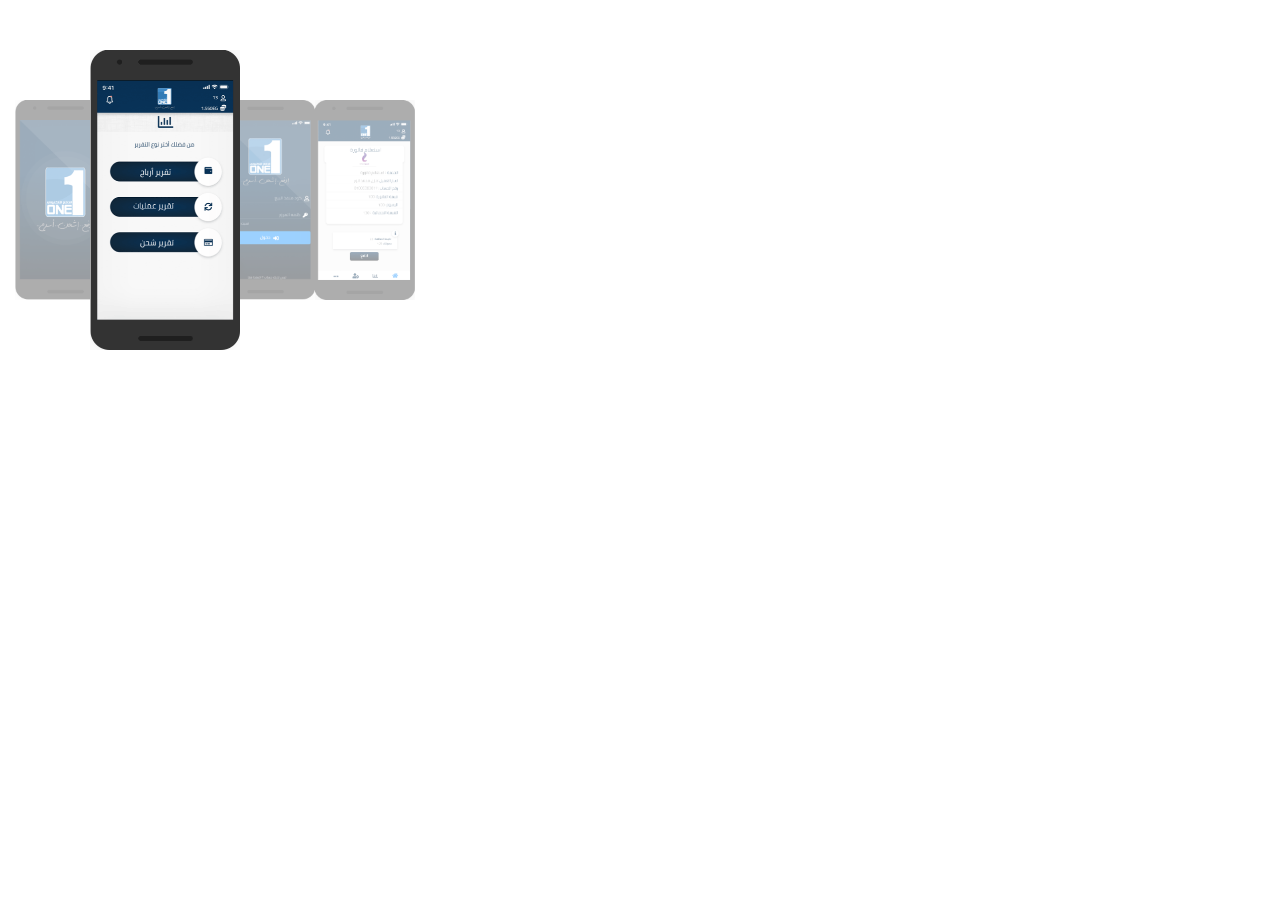
<file: ipda3/try.html>
<!DOCTYPE html>
<html>
    <head>
       <meta charset="utf-8">
         <link rel="stylesheet" type="text/css" href="./css/bootstrap.css">
         <link rel="stylesheet" type="text/css" href="./css/bootstrap-rtl.css">
         <link rel="stylesheet" href="https://use.fontawesome.com/releases/v5.8.2/css/all.css" integrity="sha384-oS3vJWv+0UjzBfQzYUhtDYW+Pj2yciDJxpsK1OYPAYjqT085Qq/1cq5FLXAZQ7Ay" crossorigin="anonymous">
         <script type="text/javascript" src="./js/html5shiv.js"></script>   
        <link rel="stylesheet" type="text/css" href="./css/myStyle.css">
        <link rel="stylesheet" type="text/css" href="./css/otherPages.css">
        <link href="https://fonts.googleapis.com/css?family=Cairo&display=swap" rel="stylesheet">
        <style>
          .workSlider{
                margin: 100px auto;
                    transform-style: preserve-3d;
                    height: auto;
                    width: auto;

            }
            .workSlider > div {
                height: auto;
                    width: auto;
                float: left;
               opacity: .4;

               position: relative;
              
            }
            .workSlider  .first{
               transition:all  .5s ease-in-out;
            }
            .workSlider  .second{
               transition:all  .7s ease-in-out;
            }
            .workSlider  .third{
               transition:all  .9s ease-in-out;
            }
            .workSlider  .forth{
               transition:all  1.1s ease-in-out;
            }
            .workSlider > div img{
                width: 100px;
                height: 200px;
                margin: 0 !important;
               
            }
            .workSlider > div:not(.show){
                display: none;
            }

            .workSlider .default {
              opacity: 1;
              z-index: 999;
              position: relative;
              transform: scale(1.5);
              
            }
     
     
        @keyframes loadingAnimate{
              0, 25%, 50%, 75%{
                  -webkit-transform: scale(1.5);
                      transform: scale(1.5);
              }
            100%{
                  -webkit-transform: scale(1.5);
                      transform: scale(1.5);
              }

    }
  
            
        </style>
    </head>
    
    <body>
    
     
        <section>
          <div class="container workSlider">

                  <div class="img show first"><img src="./images/imgs/slide-one.png" /></div>
            <div class="img show  default second"><img src="./images/imgs/Slider-two1.png" /></div>
            <div class="img show third"><img src="./images/imgs/slider-three.png" /></div>
            <div class="img show forth" ><img src="./images/imgs/Slider-four.png" /></div>
            
          </div>
        </section>
        
        
      
        
    
        
      
         
         <!-- scripts --> 
   <script
  src="https://code.jquery.com/jquery-3.4.1.min.js"
  integrity="sha256-CSXorXvZcTkaix6Yvo6HppcZGetbYMGWSFlBw8HfCJo="
  crossorigin="anonymous"></script>
<script type="text/javascript" src="./js/bootstrap.min.js"></script>
        
<script type="text/javascript" src="./js/jquery.nicescroll.min.js"></script>
<script type="text/javascript" src="./js/anotherJQuery.js"></script>      
<script type="text/javascript" src="./js/myJQuery.js"></script>
    </body>
</html>
</file>
<file: ipda3/css/myStyle.css>
body{
    
   font-family: 'Cairo', sans-serif;
    overflow: hidden;
}
.border-after:after{
    display: block;
    content: '';
    width: 80px;
    height: 2px;
    background-color: #13a7dc;
    margin: 20px auto;
}
a:hover{
    text-decoration: none;
}
/* start navbar */
.navbar{
    position: absolute;
    z-index: 9999;
    width: 100%; 
    background-color: #9595989c;
    border: none;
    border-radius: 0;
    
}
.navbar-default .navbar-nav > li > a{
    color: #FFF;
}
.navbar-default .navbar-nav > li > a:hover,
.navbar-default .navbar-nav > .active > a,
.navbar-default .navbar-nav > .active > a:hover,
.navbar-default .navbar-nav > .active > a:focus{
    color: #0a0a0a;
    background-color: transparent;
    font-weight: bold;
    
    
}
.navbar-default .navbar-toggle .icon-bar{
    background-color: #13a7dc;
    height: 3px;
    width: 32px;
    margin-bottom: 7px;
}
.navbar-default .navbar-toggle{
    border: none;
}

.navbar .navbar-header img{
    width: 197px;
    height: 76px;
} 
@media(min-width:768px){
    
     .navbar .navbar-collapse.collapse{
        display: none !important;
       
      }
     .navbar-collapse.collapse.in{
         float: left;    
         display: block!important;
      }
     .navbar .navbar-collapse.collapse li{  
         float: none !important;      
      }
     .navbar .navbar-toggle{
        display: block !important;     
      }
     .navbar .navbar-header{
        float: none;
        right: 90%;
      }
  
}
/* end navbar */
/* start header */
header{
    
    height: 100vh;
    background-color: #FFF;
    position: relative;
    display: flex;
    justify-content: center;
    flex-direction: column;
    
}
header .header-overlay{
    
    width: 100%;
    height: 100%;
    position: absolute;
    top: 0;
    right: 0;
    bottom: 0;
    left: 0;
    z-index: 1; 
    
}
header .header-overlay .header-side{
    
    width: 500px;
    height: 500px;
    float: left;
    margin-top: 100px;
    
}
header .container{
    
    position: relative;
    z-index: 2;  
    padding-top: 50px;
}
header .container .header-img{

    -webkit-transform: translateX(550px);
    -moz-transform: translateX(550px);
    -o-transform: translateX(550px);
      transform: translateX(550px);
}
header .container  h1{
    
    margin-top: 100px;
   font-size: 40px;
   
    -webkit-transform: translateX(-600px);
    -moz-transform: translateX(-600px);
    -o-transform: translateX(-600px);
      transform: translateX(-600px);
}
header .container .header-head{
     /* position: absolute;
     left: -600px; 
    width: 500px;*/
  
}
@media(max-width:990px){
    
    header .container .header-img{
    
         display: none;
      }
    header .container  h1{
        text-align: center;
        font-size: 32px;
        margin-top: 0;
     
    }
    header .container{
        padding-top: 0;
    }
}
/* end header */
 /* start about us section */
.about-us{
    padding: 50px 0;
    height:auto;
    background-color: #FFF;
}
.about-us .row{
    margin-top: 50px;
}
.about-us .about-us-img{
    width: 350px;
    height: 350px;
   
     -webkit-transform: translateX(500px);
    -moz-transform: translateX(500px);
    -o-transform: translateX(500px);
      transform: translateX(500px);
}
.about-us .about-us-desc{
    font-size: 20px;
    margin-top: 50px;
    color: #484646;
    position: absolute;
  
    line-height: 2;

     -webkit-transform: translateX(-600px);
    -moz-transform: translateX(-600px);
    -o-transform: translateX(-600px);
      transform: translateX(-600px);
}
@media(max-width:990px){
    .about-us{
        margin-bottom: 50px;
    }
    .about-us .row{
        text-align: center;
    }
    .about-us .about-us-desc{
        margin-left: 20px;
        margin-right: 20px;
    }
}
/* end about us section */

/* start we offer section */
.we-offer{
     background-color: #FFF;
    height: auto;
    padding-top: 50px;
}
.we-offer .we-offer-content{
    background-image: url(../images/imgs/we-offer.png);
    background-repeat: no-repeat;
     -webkit-background-size: cover;
     -moz-background-size: cover;
     -o-background-size: cover;
             background-size: cover;
    height: auto;
    min-height: 500px;
    padding: 60px 0;
    margin-top: 50px;
}

.we-offer .we-offer-content  .offer{
    background-color: #FFF;
    padding: 34px;
    min-height: 350px;
    height: auto;
    width: 300px;
    border-radius: 23px;
    
}
.we-offer .we-offer-content  .offer img {  width: 156px;  }
.we-offer .we-offer-content  .offer h3{ color: #3aade6; }
.we-offer .we-offer-content  .offer p{ font-size: 15px;     color: #4a4c4c; }
.carousel{
    padding-bottom: 50px;
}
.carousel-control{
    top:auto;
    bottom: 0;
}
.carousel-control.left{
    right: 44% !important;
    color: #000;
}
.carousel-control.right{
    right: 39% !important;
    color: #000;
}
@media(max-width:991px){
    .we-offer .we-offer-content  .offer{
        margin-bottom: 20px !important;
        text-align: center;
    }
    .we-offer {
        margin-top: 30rem
    }
}
/*end we offer section */

/* start our works section */
.our-works{
    background-color: #FFF;
    height: auto;
    margin-top: 50px;
}

.our-works .our-works-content{
    background-image: url(../images/imgs/bg30-Ar1web.gif);
   
    height: auto;
    padding: 60px 0;
    margin-top: 50px;
}
.our-works .our-works-content .work,
.all-Works-show .work{
    background-color: #FFF;
    height: 320px;
    border-radius: 19px;
    width: 320px;
    margin-bottom: 40px;
    cursor: pointer;
    
    -webkit-box-shadow: 3px 7px 20px #a9a6a6, -3px 0 17px #a9a6a6;
    -moz-box-shadow: 3px 7px 20px #a9a6a6, -3px 0 17px #a9a6a6;
    -o-box-shadow: 3px 7px 20px #a9a6a6, -3px 0 17px #a9a6a6;
       box-shadow: 3px 7px 20px #a9a6a6, -3px 0 17px #a9a6a6;
        

}
.our-works .our-works-content .work img,
.all-Works-show .work img{
    
    width: 100%;
    height: 247px;
    border-radius: inherit;
}
.our-works .our-works-content .btn,
.articles-section .other-articles-button{
    
    width: 285px;
    height: 50px;
    border-radius: 50px;
    background-color: #233142;
    color: #FFF;
    font-size: 21px;
    margin-top: 10px;
    
    -webkit-transition: all .6s ease;
    -moz-transition: all .6s ease;
    -o-transition: all .6s ease;
       transition: all .6s ease;
}
.our-works .our-works-content .btn:hover,
.articles-section .other-articles-button:hover{
    color: #3aade6;
    transform: translatey(-10px);
}
/* end our works section */

/* start articles section */
.articles-section{
    background-image: url(../images/imgs/articles.jpg);
    background-repeat: no-repeat;
     -webkit-background-size: cover;
     -moz-background-size: cover;
     -o-background-size: cover;
       background-size: cover;
    background-attachment: fixed;
    padding: 50px 0;
}
.articles-section .container{
    
     -webkit-transform: translateX(-1300px);
    -moz-transform: translateX(-1300px);
    -o-transform: translateX(-1300px);
      transform: translateX(-1300px);
    
}
.articles-section .article,
.all-articles-show .article{
    height: 400px;
    width: 380px;
    margin-bottom: 30px;
    border-radius: 33px;
    background-color: #FFF;
    
     -webkit-box-shadow: 2px 2px 20px #a9a6a6, -2px -2px 17px #a9a6a6;
    -moz-box-shadow:2px 2px 20px #a9a6a6, -2px -2px 17px #a9a6a6;
    -o-box-shadow:2px 2px 20px #a9a6a6, -2px -2px 17px #a9a6a6;
       box-shadow: 2px 2px 20px #a9a6a6, -2px -2px 17px #a9a6a6;
}
.articles-section .article > div,
.all-articles-show .article > div{
    padding: 0 20px;
}
.articles-section .article img,
.all-articles-show .article img{
    width: 100%;
    border-radius: inherit;
}

.articles-section .article-title-desc,
.all-articles-show .article-title-desc{
    height: 120px;   
}
.articles-section .article-title-desc p,
.all-articles-show .article-title-desc p{
    display: none;
}

.articles-section .article  div button,
.all-articles-show .article div button{
    width: 100px;
    border-radius: 50px;
    height: 44px;
    color: #FFF;
    background-color: #233142;
  
    
    -webkit-transition: all .6s ease;
    -moz-transition: all .6s ease;
    -o-transition: all .6s ease;
       transition: all .6s ease;
}
.articles-section .article  div button:hover,
.all-articles-show .article div button:hover{
     
    color: #3aade6;
}
.articles-section .article  div span,
.all-articles-show .article div span{
    font-size: 22px;
    color: #7f7979;
}
.articles-section .article  div span i,
.all-articles-show .article div span i{
    color: #000 !important;
}

/* end articles section */

/* start customer section */
.customers-section{
    padding: 70px 0;
   
    background-image: url(../images/imgs/our-client-bg.jpg);
    background-repeat: no-repeat;
     -webkit-background-size: cover;
     -moz-background-size: cover;
     -o-background-size: cover;
             background-size: cover;
    background-position: bottom;
}
.customers-section .customer img {
    width: 200px;
    height: 200px;
    margin-bottom: 15px;
}
/* end customer section */
/* start footer */
footer{
    padding: 60px 0;
    height: auto;
     background-image: url(../images/imgs/footer.jpg);
    background-repeat: no-repeat;
     -webkit-background-size: cover;
     -moz-background-size: cover;
     -o-background-size: cover;
             background-size: cover;
    color: #FFF;
}
footer .footer-vec{
    height: 350px;
    width: 250px;
}
footer .address{
    margin-top: 40px;
}
footer .footer-logo{
    width: 250px;
    height: 70px;
}
footer ul {
    margin-right: 20px;
    margin-top: 30px;
}
footer ul li{
   float: right;
    margin-left: 35px;
    font-size: 30px;
    cursor: pointer;
}
@media(max-width:768px){

   
    footer .address h3{
       margin-right: 10px;
    }
}
/* end footer */
/* loading page */

            .loading-screen{
                background-color: cornflowerblue;
                height: 300px;
                width: 100%;
                height: 100%;
                z-index: 20000;
                position: absolute;
            }
            .loading-screen  .loading-icons{
                width: 150px;
                
            }
            .loading-screen .loading-icons ul{
                margin-top: 100px;          
            }
            .loading-screen .loading-icons ul li{
                float: left;
                margin-left: 6px;
                color: #FFF;
                font-size: 9px;
                
                -webkit-animation:loadingAnimate 1s infinite ease-in-out;
                        animation:loadingAnimate 1s infinite ease-in-out;
            }
.loading-screen .loading-icons ul .circle1{
    -webkit-animation-delay: .04s;
            animation-delay: .04s;
}
.loading-screen .loading-icons ul .circle2{
    -webkit-animation-delay: .4s;
            animation-delay: .4s;
}
.loading-screen .loading-icons ul .circle3{
    -webkit-animation-delay: .6s;
            animation-delay: .6s;
}
.loading-screen .loading-icons ul .circle4{
    -webkit-animation-delay: .8s;
            animation-delay: .8s;
}

@-webkit-keyframes loadingAnimate{
    0, 25%, 50%, 75%{
        -webkit-transform: scale3D(1, 1, 1);
            transform: scale3D(1, 1, 1);
    }
    35%{
        -webkit-transform: scale3D(0, 0, 1);
            transform: scale3D(0, 0, 1);
    }
    
}
@keyframes loadingAnimate{
    0, 25%, 50%, 75%{
        -webkit-transform: scale3D(2, 2, 2);
            transform: scale3D(2, 2, 2);
    }
    35%{
        -webkit-transform: scale3D(0, 0, 2);
            transform: scale3D(0, 0, 2);
    }
    
}
/* end loading page */

.scroll-to-top{
    height: 50px;
    width: 50px;
    border-radius: 50%;
    background-color: #5156e5;
    position: fixed;
    z-index: 1100;
    top: 550px;
    display: none;
    margin-right: 20px;
}
.scroll-to-top i{
    font-size: 25px;
     color: #FFF;
}
</file>
<file: OMNIFOOD/css/style.css>
body{
	height: 2000px;
	padding: 0;
	margin: 0;
	font-family: 'PT Sans Narrow', sans-serif;
	

}
h2{
	font-family: 'Assistant', sans-serif;
	font-weight: bold;
}
.border-after:after{
   content: '';
   display: block;
   width:120px;
   height: 2px;
   background-color:  #ff7115;
   margin:20px auto;
}
/* start navbar  */
.navbar{
	position: absolute;
	z-index: 9999;
	width: 100%;
    top: 40px;
    margin-bottom: 0;
    
}
.navbar-default{

	background-color: transparent;
	border-color: transparent;
}
.navbar .logo{
	width: 90px;
	height: 90px;
}
.navInScroll{
    position: fixed;
    top: 0;
    background-color:#6761617d;
    border-radius: 0;
}
.navbar-default .navbar-nav   li   a {
    color: #ada8a8;
    font-weight: bold;
    font-size: 16px;
}

.navbar-default .navbar-nav > .active > a,
 .navbar-default .navbar-nav > li > a:hover,
 .navbar-default .navbar-nav > .active > a:hover,
  .navbar-default .navbar-nav > .active > a:focus{

    color: #FFF !important;
  	border-bottom: 3px solid #ff7115;
  	background-color: unset;
    
  }
  @media(max-width: 767px){

  	.navbar-default .navbar-nav   li   a {
  		color: #FFF;
  	}

  	.navbar-default .navbar-nav > .active > a,
 .navbar-default .navbar-nav > li > a:hover,
 .navbar-default .navbar-nav > .active > a:hover,
  .navbar-default .navbar-nav > .active > a:focus{
  	background-color:#9a9393a1;
  }
  	
  }

/* End navbar  */

/* start header  */
header{
  height: 100vh;
  position: relative;
 
 background-image: url("../images/imgs/headerBack.jpg");
 -webkit-background-size: cover;
 -moz-background-size: cover;
 -o-background-size: cover;
 background-size: cover;

 background-position: center;
 background-attachment: fixed;





  display: flex;
  flex-direction: column;
  justify-content: center;
}
header .header-overlay{
	background-color: rgba(0,0,0,.6);
	width: 100%;
	height: 100%;
	top:0;
	left: 0;
	position: absolute;
}
header .container{
	position: relative;
	color: #FFF;
}
header .container  h1{
	font-size: 60px;
	font-family: 'Bree Serif', serif;
	display: none;

}

header .container p{
	font-size: 25px;
	margin-top: 28px;
	margin-bottom: 40px;
	display: none;
}

header .btnHungry,.btnKnow{
	border-radius: 20px;
	width: 150px;
	border: 2px solid #ff7115;
	font-size: 18px;

}
header .btn:hover,
header .btn:focus,
header .btn:hover,
header .btn:focus{

	color: #d8d1d1;
	
}
header .btnHungry{
	background-color: #ff7115;
	margin-right: 10px;
	left: -20px;
}

header .btnKnow{
	background-color: transparent;

	right: -20px;
}

/* end header  */

.get-food{
	padding: 50px 0;
}

.get-food .get-food-desc{
	margin: 10px 40px 60px 40px;
}
.get-food i{
	color:  #ff7115;
	margin-bottom: 20px;
}
.get-food h4{
	margin-bottom: 25px;
	font-weight: 550;
	font-size: 21px;
}
.get-food .row p{
	line-height: 1.5;
	font-size: 19px;

}
.get-food .row .get-food-columns{
	margin-bottom: 25px;
}
@media(max-width: 767px){
	.get-food .row .get-food-columns{
		text-align: center;
		margin-bottom: 30px;
	}
}

/* start galary section */
.gallery-section .row div{
    padding: 0 !important;
	margin: 0 !important;
	overflow: hidden;
}
.gallery-section .row .img-div{
	position: relative;
	perspective: 600px;
	overflow: hidden;

}
.gallery-section .row .img-div .img-div-overlay{
	position: absolute;
	background-color: #000;
	height: 100%;
	width: 100%;
	opacity: 0.4;
	z-index: 100;
	top:0;
	left: 0;
	right: 0;
	bottom: 0;


}
.gallery-section .row .img-div .img-div-overlay:hover{
	opacity: 0;
}

.gallery-section img{

	-webkit-transform: translateZ(110px);
	-moz-transform: translateZ(110px);
	-o-transform: translateZ(110px);
	transform: translateZ(110px);

	-webkit-transition: all 0.3s ease;
	-moz-transition: all 0.3s ease;
	-o-transition: all 0.3s ease;
	transition: all 0.5s ease;

}

.gallery-section .row .img-div:hover > img{

	-webkit-transform: translateZ(0);
	-moz-transform: translateZ(0);
	-o-transform: translateZ(0);
	transform: translateZ(0);
}

/* end galary section */

/* start how-it-work section */

.how-it-work{
	height: auto;
	padding: 50px 0;
	background-image: url(../images/imgs/howitwork.jpg);

	-webkit-background-size:cover;
	-moz-background-size:cover;
	-o-background-size:cover;
	background-size:cover;

	background-repeat: no-repeat;


}
.how-it-work .row{
	margin-top: 70px;
}
.how-it-work .how-it-work-img{
	width: 250px;
	height: 500px;
}
.how-it-work  .how-it-work-steps{
	margin-top: 100px;
	margin-left: 15px;
}
.how-it-work  .how-it-work-steps ul li{
	margin-bottom:30px;
	font-size: 24px;
    padding-left: 50px;
    margin-left: 30px;
}

.how-it-work  .how-it-work-steps ul  span{
  
  height: 50px;
  width: 50px;
  border: 3px solid  #ff7115;
  border-radius: 50%;
  line-height: 50px;
  font-size:20px;
}
.how-it-work .download-img{
	
	float: left;
	margin-right: 20px;
}
@media(max-width: 767px){
	.how-it-work .download-img{
		    margin-right: 15px;
            width: 150px;
	}
	.how-it-work  .how-it-work-steps{
	     margin-top: 50px;
     }
}
/* start how-it-work section */

/* start places section */
.places-section{
	 padding: 50px 0;
	 background-color: #FFF;
}
.places-section .row{
	margin-top: 60px;
}
.places-section .city{
	margin-bottom: 30px;
}
.places-section img{
	width: 100%;
	height: 180px;
}
.places-section h4 span i{
	color:  #ff7115;
	margin-right: 7px;
}
.places-section h4:last-child{
	color:  #ff7115;
}
@media(max-width: 797px){
	.places-section .city .city-desc{
		margin-left: 10px;
	}
}
/* end places section */

/* start testimonials */

.testimonial-section{
  min-height: 500px;
  height: auto;
  padding: 50px 0;
  background-image: url(../images/imgs/back-customers.jpg);
  background-repeat: no-repeat;
  -webkit-background-size: cover; 
  -moz-background-size: cover; 
  -o-background-size: cover; 
     background-size: cover; 

   background-attachment: fixed;
   position: relative;

   color: #FFF;
}
.testimonial-section .testimonial-overlay{
	width: 100%;
	height: 100%;
	top: 0;
	left: 0;
	bottom: 0;
	right: 0;
	position: absolute;
	background-color: rgba(0,0,0,0.65);
	z-index: 1;
}
.testimonial-section .container{
	position: relative;
	z-index: 2;
}
.testimonial-section .row{
	margin-top: 45px;
}
.testimonial-section .customer{
	margin-bottom: 30px;
}
.testimonial-section .customer .customer-say{
    
  font-size: 18px;
  margin-top: 10px;
}
.testimonial-section .customer img{
	height: 90px;
	width: 90px;
	border: 2px solid #FFF;

		-webkit-transition:all 0.6s ease;
		-moz-transition:all 0.6s ease;
		-o-transition:all 0.6s ease;
		   transition:all 0.6s ease;
}

.testimonial-section .media .media-body{
   margin-top: 35px;
  
}
.testimonial-section .media .media-body h4{
	 margin-left: 10px;
}
/* end testimonials */

/* start contact us */
.contact-us{
	min-height: 600px;
	height: auto;
	padding: 50px 0;
	background-image: url(../images/imgs/contact-us.jpg);
	background-repeat: no-repeat;

	-webkit-background-size:cover;
	-moz-background-size:cover;
	-o-background-size:cover;
	background-size:cover;

}
.contact-us form{
	width: 60%;
	margin-top: 50px;
}

.contact-us form input[type='password'],
.contact-us form textarea{

	margin: 15px 0;
}

.contact-us form input[type='email'],
.contact-us form input[type='password']{

	height: 45px;
}

.contact-us form textarea{
	height: 130px;
}
.contact-us form button{
	background-color: #ff7115;
	width: 100px;
	height:45px;
	color: #FFF;
}
@media(max-width:767px ){
	.contact-us form{
	   width: 90%;
     }
}
/* end contact us */

/* start footer */
footer{
	min-height: 80px;
	height: auto;
	background-color: #000;
	padding: 30px 0;
}
footer .links-list li{
	padding-right: 15px;
	display: inline-block;
}
footer .links-list li a{
	color: #d6d0d0;
	cursor: pointer;
}
footer .links-list li a:hover {
	border-bottom: 1px solid #d6d0d0;
	color: #d6d0d0;
	text-decoration: none;
}
footer .brands-list li{

	display: inline-block;
    padding-right: 30px;
}
footer .brands-list li i{
  color: #FFF;
  font-size: 25px;
  cursor: pointer;

  -webkit-transition:all .5s ease;
  -moz-transition:all .5s ease;
  -o-transition:all .5s ease;
     transition:all .5s ease;
}
footer .brands-list li i:hover{

   -webkit-transform:scale(1.5,1.5);
   -moz-transform:scale(1.5,1.5);
   -o-transform:scale(1.5,1.5);
      transform:scale(1.5,1.5);
}
footer .brands-list li .twitter:hover{
   color: #1da1f2;
}
footer .brands-list li .facebook:hover{
   color: #3b5998;
}
footer .brands-list li .instagram:hover{
   color: #fd1d1d;
}
footer .brands-list li .google-plus:hover{
   color: #dd4b39;
}
@media(max-width:991px){
	footer .brands-list{
		float: left;
		margin-top: 10px;
	}
}
/* End footer */
</file>
<file: ipda3/css/otherPages.css>
.navbar{
    background-color: #b2b3b596 !important;
    margin-bottom: 0;
    float: none !important;
}


/* start all articles page */


.all-articles-show{
   height: auto;
    position: relative;
    padding-top: 80px;
    
}
.all-articles-show .all-articles-content{
    height: auto;
     background-image: url(../images/imgs/articles.jpg);
    background-repeat: no-repeat;
     -webkit-background-size: cover;
     -moz-background-size: cover;
     -o-background-size: cover;
             background-size: cover; 
    background-attachment: fixed;
}
.all-articles-show .all-articles-content .container{
    padding: 50px 0;
}
.all-articles-show .container .row > div:not(:first-child),
.all-Works-show .container .row > div:not(:first-child){
    display: none;
}

/* end all articles page */

/* start all works page */
.all-Works-show{
    padding-top: 90px;
    height: auto;
     background-image: url(../images/imgs/bg30-Ar1web.gif);
     
}
.all-Works-show .container{
     
}
.all-Works-show .row{
   margin-top: 140px;
}
.all-Works-show .container{
    -webkit-transform: translateX(-1300px);
    -moz-transform: translateX(-1300px);
    -o-transform: translateX(-1300px);
            transform: translateX(-1300px);
}
/* end all works page */

/* breadcrumb */

.breadcrumb li{
    font-size: 30px;
    color: #000 !important;
} 
.breadcrumb li:before{
    content: "|";
    font-size: 45px;
    color: #3aade6; 
    margin-left: 10px;
}
/* end breadcrumb */
/**/

.one-article-section{
     padding-top: 98px;
    padding-bottom: 50px;
    background-image: url(../images/imgs/bg30-Ar1web.gif);
   
    
}
.one-article-section .container{
    padding-top: 130px;
}
.one-article-section .content{
    background-color: #FFF;
    width: 75%;
    min-height: 670px;
    border-radius: 20px;
    box-shadow: 2px 2px 10px #6b6565;
        padding-top: 40px;
    
    
    -webkit-transform: translateY(350px);
    -moz-transform: translateY(350px);
    -o-transform: translateY(350px);
            transform: translateY(350px);
}
.one-article-section .content img{
    width: 75%;
    height: 200px;
     box-shadow: 1px 1px 10px #6b6565;
     border-radius: inherit;
       margin-bottom: 37px;
}
.one-article-section .content p{
        margin: 20px;
    font-size: 18px;
    line-height: 1.7;
    
}
@media(max-width:990px){
   
}
/* start one work show */
.app-show{
      height: 400px;
      background-color: #FFF;      
 }
.app-show .app-image{
                
   height: 283px;
   width: 366px;
             
   -webkit-transform: translateX(-300px) rotate(-90deg);
   -moz-transform: translateX(-300px) rotate(-90deg);
   -o-transform: translateX(-300px) rotate(-90deg);
               transform: translateX(-300px) rotate(-90deg);
                
}
.app-show .app-image img{
    
  height: 100%;
  width: 100%;
}
.work-details-section .details-content{
    
    padding: 30px 0;
       min-height: 150px;
      background-image: url(../images/imgs/details-bg.png);
      background-repeat: no-repeat;
     -webkit-background-size: cover;
     -moz-background-size: cover;
     -o-background-size: cover;
             background-size: cover; 
    
}
.work-details-section .details{
    
    color: #FFF;
    font-size: 14px;
}
.app-show .breadcrumb li:before,
.work-details-section .breadcrumb li:before {
    
    font-size: 30px;
    
}
/* end one work */
</file>
